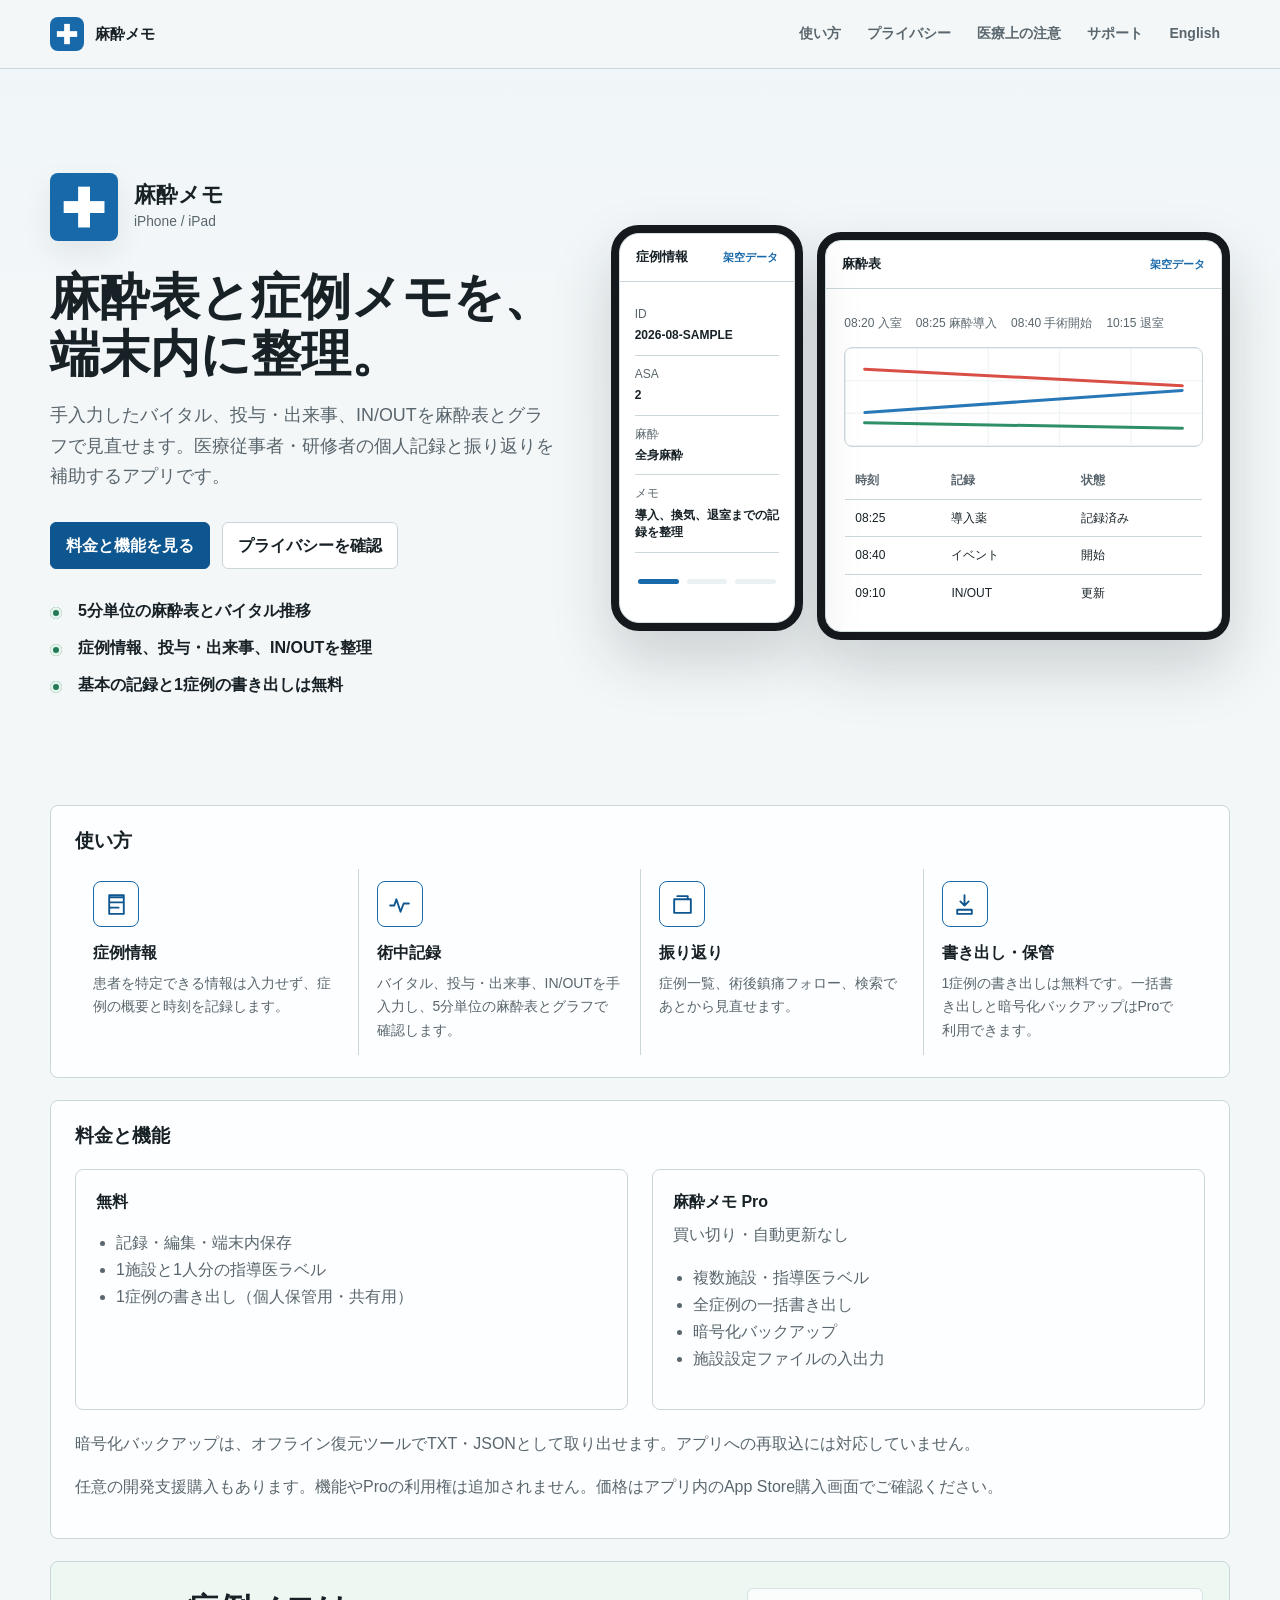
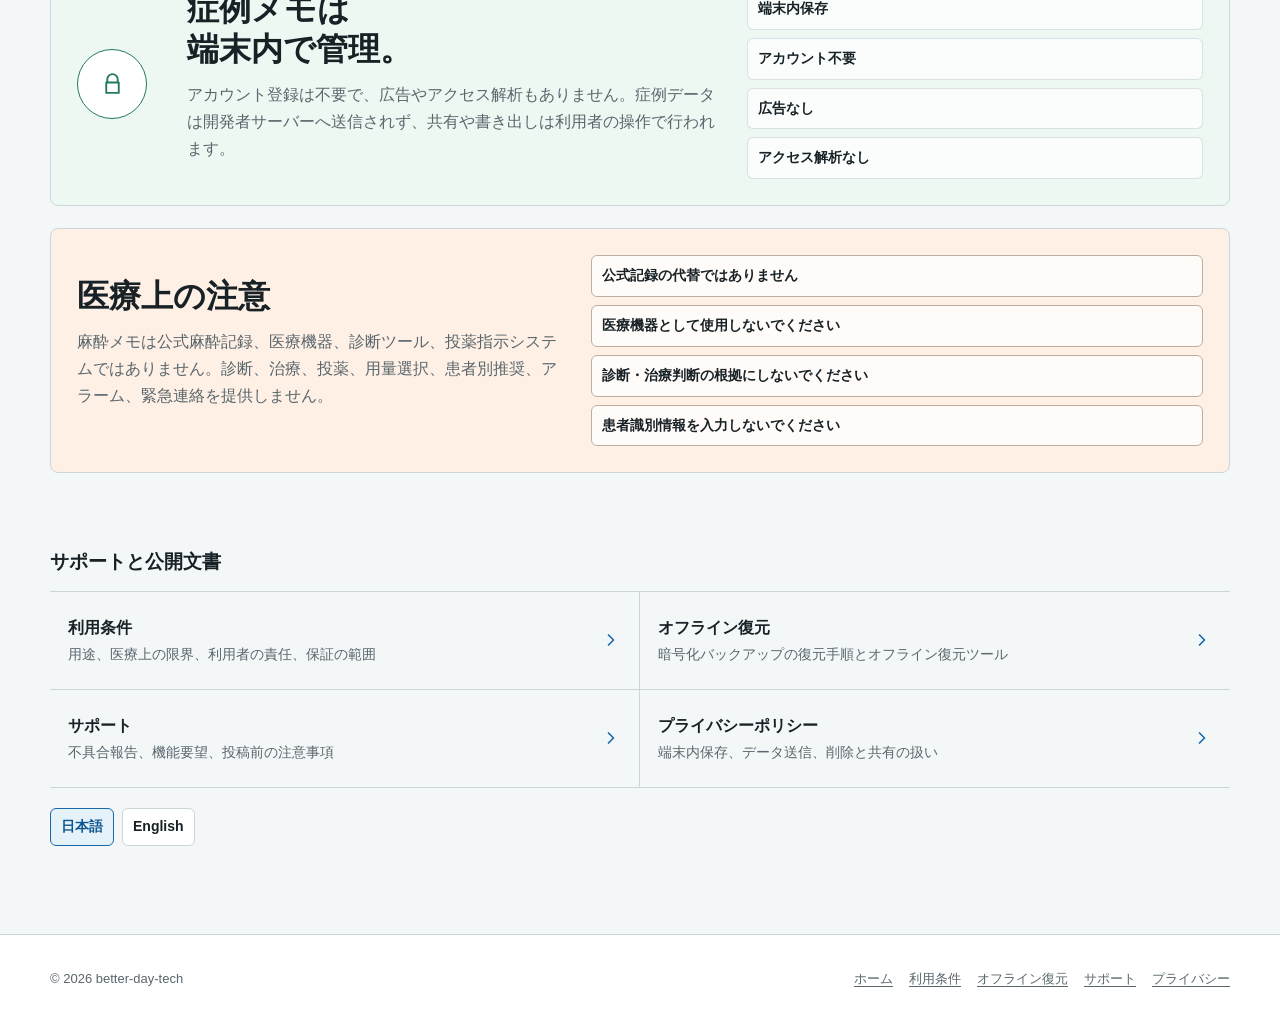
<file: index.html>
<!doctype html>
<html lang="ja">
<head>
  <meta charset="utf-8">
  <meta name="viewport" content="width=device-width, initial-scale=1">
  <meta name="description" content="麻酔表、バイタルトレンド、症例メモを端末内に整理する記録補助アプリ、麻酔メモの公式サポートページ。">
  <meta name="referrer" content="no-referrer">
  <meta http-equiv="Content-Security-Policy" content="default-src 'self'; style-src 'self'; img-src 'self'; object-src 'none'; base-uri 'none'; form-action 'none'">
  <meta name="theme-color" content="#f4f7f8" media="(prefers-color-scheme: light)">
  <meta name="theme-color" content="#0f1518" media="(prefers-color-scheme: dark)">
  <meta property="og:title" content="麻酔メモ | Better Day Tech">
  <meta property="og:description" content="麻酔表、バイタルトレンド、症例メモを端末内に整理する記録補助アプリ。">
  <meta property="og:type" content="website">
  <meta property="og:url" content="https://better-day-tech.github.io/anesthesia-sheet-support/">
  <link rel="canonical" href="https://better-day-tech.github.io/anesthesia-sheet-support/">
  <link rel="alternate" hreflang="ja" href="https://better-day-tech.github.io/anesthesia-sheet-support/">
  <link rel="alternate" hreflang="en" href="https://better-day-tech.github.io/anesthesia-sheet-support/en/">
  <link rel="alternate" hreflang="x-default" href="https://better-day-tech.github.io/anesthesia-sheet-support/">
  <link rel="icon" type="image/png" href="./assets/app-icon.png">
  <link rel="stylesheet" href="./assets/styles.css">
  <title>麻酔メモ | Better Day Tech</title>
</head>
<body class="product-home">
<a class="skip-link" href="#main">本文へ移動</a>
<header class="site-header">
  <div class="header-inner">
    <a class="brand" href="./" aria-current="page">
      <picture>
        <source srcset="./assets/app-icon-dark.png" media="(prefers-color-scheme: dark)">
        <img src="./assets/app-icon.png" alt="" width="34" height="34">
      </picture>
      <span>麻酔メモ</span>
    </a>
    <nav class="site-nav" aria-label="メインナビゲーション">
      <a href="#workflow">使い方</a>
      <a href="#privacy">プライバシー</a>
      <a href="#boundary">医療上の注意</a>
      <a href="./support/">サポート</a>
      <a href="./en/" hreflang="en" lang="en">English</a>
    </nav>
  </div>
</header>

<main id="main" class="content home-content">
  <section class="product-hero" aria-labelledby="hero-title">
    <div class="hero-copy">
      <div class="hero-brand-lockup">
        <picture>
          <source srcset="./assets/app-icon-dark.png" media="(prefers-color-scheme: dark)">
          <img src="./assets/app-icon.png" alt="" width="68" height="68">
        </picture>
        <span>
          <strong>麻酔メモ</strong>
          <small>iPhone / iPad</small>
        </span>
      </div>
      <h1 id="hero-title">麻酔表と症例メモを、<br>端末内に整理。</h1>
      <p class="lead">手入力したバイタル、投与・出来事、IN/OUTを麻酔表とグラフで見直せます。医療従事者・研修者の個人記録と振り返りを補助するアプリです。</p>
      <div class="hero-actions">
        <a class="primary-link" href="#purchase">料金と機能を見る</a>
        <a class="secondary-link" href="./privacy/">プライバシーを確認</a>
      </div>
      <ul class="hero-proof" aria-label="主な特徴">
        <li>5分単位の麻酔表とバイタル推移</li>
        <li>症例情報、投与・出来事、IN/OUTを整理</li>
        <li>基本の記録と1症例の書き出しは無料</li>
      </ul>
    </div>

    <div class="device-showcase" aria-label="麻酔メモの画面イメージ">
      <div class="phone-frame" aria-hidden="true">
        <div class="mock-screen">
          <div class="mock-bar">
            <span>症例情報</span>
            <strong>架空データ</strong>
          </div>
          <dl class="case-list">
            <div><dt>ID</dt><dd>2026-08-SAMPLE</dd></div>
            <div><dt>ASA</dt><dd>2</dd></div>
            <div><dt>麻酔</dt><dd>全身麻酔</dd></div>
            <div><dt>メモ</dt><dd>導入、換気、退室までの記録を整理</dd></div>
          </dl>
          <div class="mini-tabs">
            <span></span><span></span><span></span>
          </div>
        </div>
      </div>

      <div class="tablet-frame" aria-hidden="true">
        <div class="mock-screen tablet-screen">
          <div class="mock-bar">
            <span>麻酔表</span>
            <strong>架空データ</strong>
          </div>
          <div class="chart-layout">
            <div class="timeline">
              <span>08:20 入室</span>
              <span>08:25 麻酔導入</span>
              <span>08:40 手術開始</span>
              <span>10:15 退室</span>
            </div>
            <div class="trend-card">
              <div class="trend-grid">
                <i class="line red"></i>
                <i class="line blue"></i>
                <i class="line green"></i>
              </div>
            </div>
            <table class="mock-table">
              <tr><th>時刻</th><th>記録</th><th>状態</th></tr>
              <tr><td>08:25</td><td>導入薬</td><td>記録済み</td></tr>
              <tr><td>08:40</td><td>イベント</td><td>開始</td></tr>
              <tr><td>09:10</td><td>IN/OUT</td><td>更新</td></tr>
            </table>
          </div>
        </div>
      </div>
    </div>
  </section>

  <section id="workflow" class="workflow-panel" aria-labelledby="workflow-title">
    <h2 id="workflow-title">使い方</h2>
    <ol class="workflow-list">
      <li>
        <span class="step-icon">
          <svg viewBox="0 0 24 24" aria-hidden="true"><path d="M6 5h12M6 10h12M6 15h8M5 3h14v18H5z"></path></svg>
        </span>
        <strong>症例情報</strong>
        <p>患者を特定できる情報は入力せず、症例の概要と時刻を記録します。</p>
      </li>
      <li>
        <span class="step-icon">
          <svg viewBox="0 0 24 24" aria-hidden="true"><path d="M3 13h4l2-6 4 12 3-8h5"></path></svg>
        </span>
        <strong>術中記録</strong>
        <p>バイタル、投与・出来事、IN/OUTを手入力し、5分単位の麻酔表とグラフで確認します。</p>
      </li>
      <li>
        <span class="step-icon">
          <svg viewBox="0 0 24 24" aria-hidden="true"><path d="M4 7h16v13H4zM7 4h10v3"></path></svg>
        </span>
        <strong>振り返り</strong>
        <p>症例一覧、術後鎮痛フォロー、検索であとから見直せます。</p>
      </li>
      <li>
        <span class="step-icon">
          <svg viewBox="0 0 24 24" aria-hidden="true"><path d="M12 3v10m0 0 4-4m-4 4-4-4M5 17h14v4H5z"></path></svg>
        </span>
        <strong>書き出し・保管</strong>
        <p>1症例の書き出しは無料です。一括書き出しと暗号化バックアップはProで利用できます。</p>
      </li>
    </ol>
  </section>

  <section id="purchase" class="workflow-panel" aria-labelledby="purchase-title">
    <h2 id="purchase-title">料金と機能</h2>
    <div class="purchase-grid">
      <div><h3>無料</h3><ul><li>記録・編集・端末内保存</li><li>1施設と1人分の指導医ラベル</li><li>1症例の書き出し（個人保管用・共有用）</li></ul></div>
      <div><h3>麻酔メモ Pro</h3><p>買い切り・自動更新なし</p><ul><li>複数施設・指導医ラベル</li><li>全症例の一括書き出し</li><li>暗号化バックアップ</li><li>施設設定ファイルの入出力</li></ul></div>
    </div>
    <p>暗号化バックアップは、オフライン復元ツールでTXT・JSONとして取り出せます。アプリへの再取込には対応していません。</p>
    <p>任意の開発支援購入もあります。機能やProの利用権は追加されません。価格はアプリ内のApp Store購入画面でご確認ください。</p>
  </section>


  <section id="privacy" class="privacy-band" aria-labelledby="privacy-title">
    <div class="privacy-lock" aria-hidden="true">
      <svg viewBox="0 0 24 24"><path d="M7 11V8a5 5 0 0 1 10 0v3M6 11h12v10H6z"></path></svg>
    </div>
    <div>
      <h2 id="privacy-title"><span class="heading-line">症例メモは</span><span class="heading-line">端末内で管理。</span></h2>
      <p>アカウント登録は不要で、広告やアクセス解析もありません。症例データは開発者サーバーへ送信されず、共有や書き出しは利用者の操作で行われます。</p>
    </div>
    <ul class="privacy-points" aria-label="プライバシー方針">
      <li>端末内保存</li>
      <li>アカウント不要</li>
      <li>広告なし</li>
      <li>アクセス解析なし</li>
    </ul>
  </section>

  <section id="boundary" class="boundary-band" aria-labelledby="boundary-title">
    <div>
      <h2 id="boundary-title">医療上の注意</h2>
      <p>麻酔メモは公式麻酔記録、医療機器、診断ツール、投薬指示システムではありません。診断、治療、投薬、用量選択、患者別推奨、アラーム、緊急連絡を提供しません。</p>
    </div>
    <ul class="boundary-list">
      <li>公式記録の代替ではありません</li>
      <li>医療機器として使用しないでください</li>
      <li>診断・治療判断の根拠にしないでください</li>
      <li>患者識別情報を入力しないでください</li>
    </ul>
  </section>

  <section class="document-links" aria-labelledby="documents-title">
    <h2 id="documents-title">サポートと公開文書</h2>
    <div class="document-link-grid">
      <a class="action-link" href="./terms/">
        <span>
          <span class="action-title">利用条件</span>
          <span class="action-description">用途、医療上の限界、利用者の責任、保証の範囲</span>
        </span>
        <svg class="action-mark" viewBox="0 0 24 24" aria-hidden="true"><path d="m9 18 6-6-6-6"></path></svg>
      </a>
      <a class="action-link" href="./recovery/">
        <span>
          <span class="action-title">オフライン復元</span>
          <span class="action-description">暗号化バックアップの復元手順とオフライン復元ツール</span>
        </span>
        <svg class="action-mark" viewBox="0 0 24 24" aria-hidden="true"><path d="m9 18 6-6-6-6"></path></svg>
      </a>
      <a class="action-link" href="./support/">
        <span>
          <span class="action-title">サポート</span>
          <span class="action-description">不具合報告、機能要望、投稿前の注意事項</span>
        </span>
        <svg class="action-mark" viewBox="0 0 24 24" aria-hidden="true"><path d="m9 18 6-6-6-6"></path></svg>
      </a>
      <a class="action-link" href="./privacy/">
        <span>
          <span class="action-title">プライバシーポリシー</span>
          <span class="action-description">端末内保存、データ送信、削除と共有の扱い</span>
        </span>
        <svg class="action-mark" viewBox="0 0 24 24" aria-hidden="true"><path d="m9 18 6-6-6-6"></path></svg>
      </a>
    </div>
    <nav class="language-links" aria-label="言語">
      <a href="./" aria-current="page" lang="ja">日本語</a>
      <a href="./en/" hreflang="en" lang="en">English</a>
    </nav>
  </section>
</main>

<footer class="site-footer">
  <div class="footer-inner">
    <span>© 2026 better-day-tech</span>
    <nav class="footer-links" aria-label="フッターナビゲーション">
      <a href="./">ホーム</a>
      <a href="./terms/">利用条件</a>
      <a href="./recovery/">オフライン復元</a>
      <a href="./support/">サポート</a>
      <a href="./privacy/">プライバシー</a>
    </nav>
  </div>
</footer>
</body>
</html>
</file>
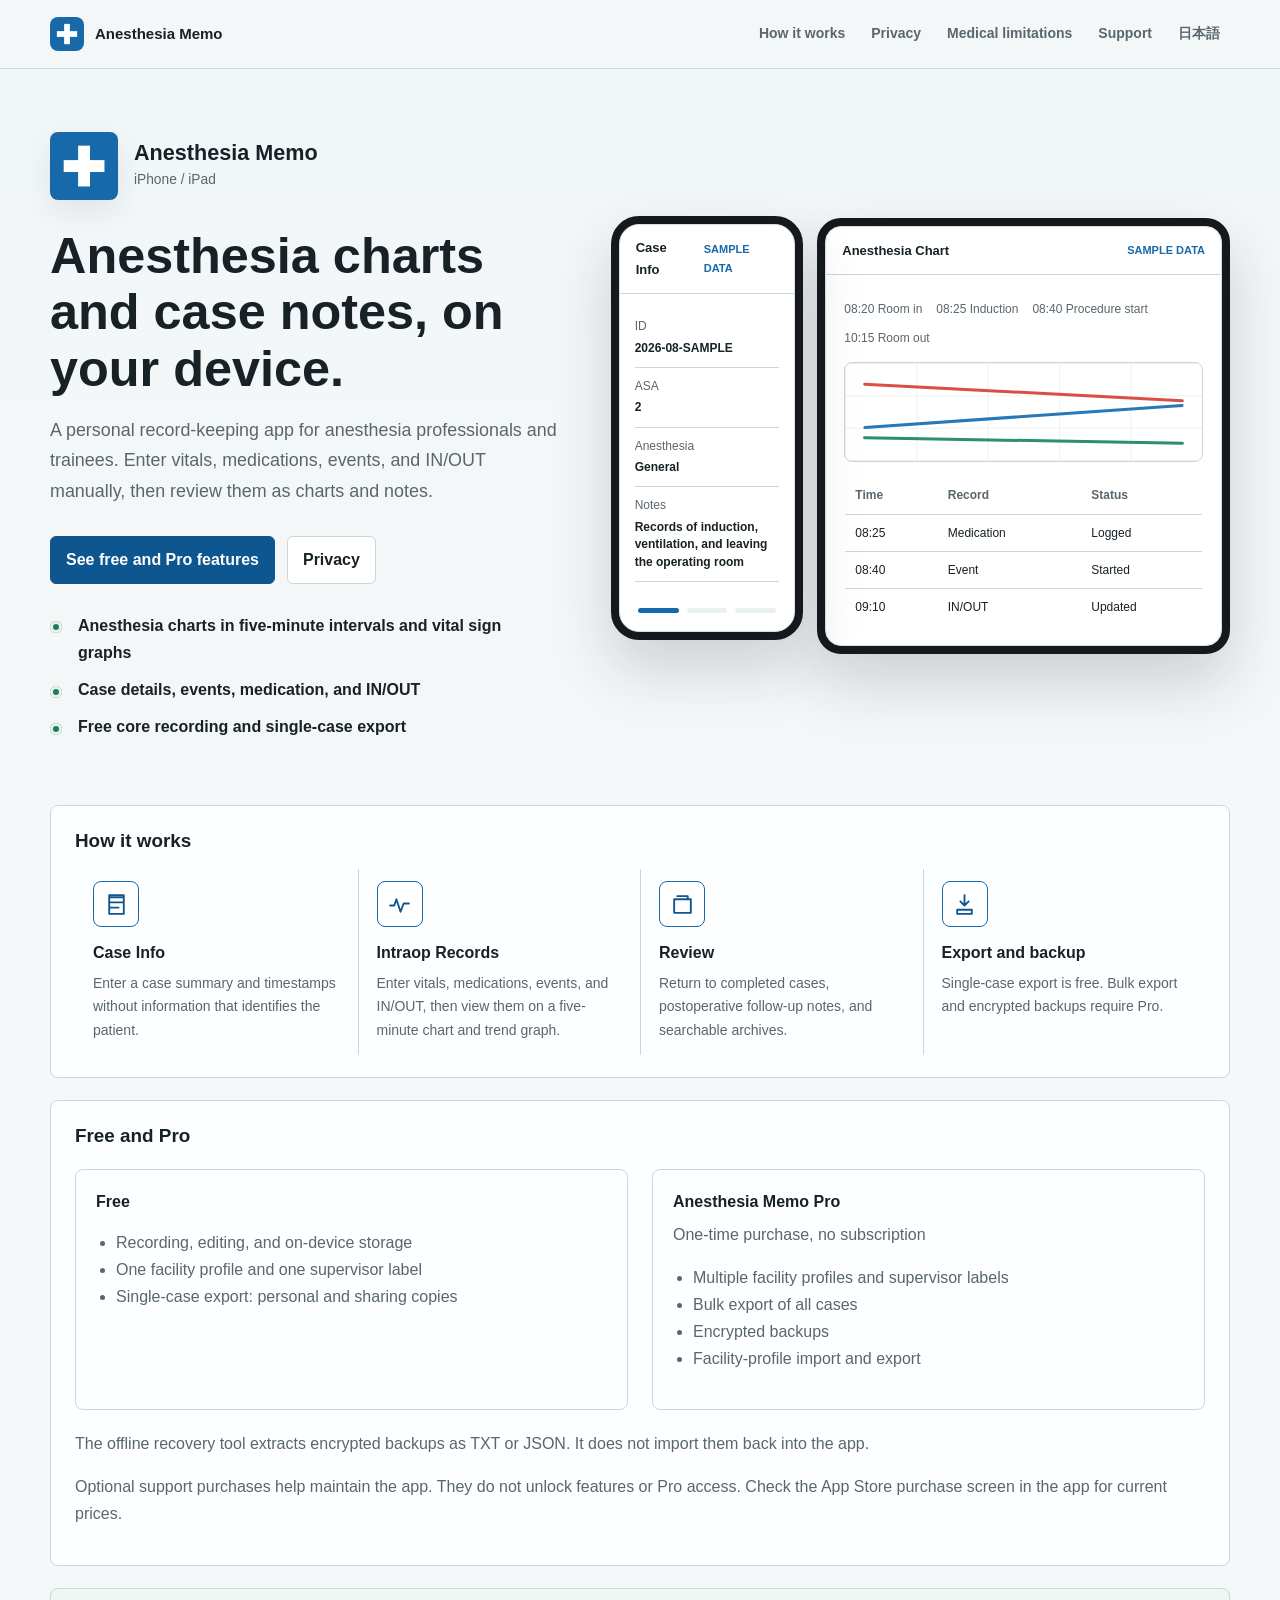
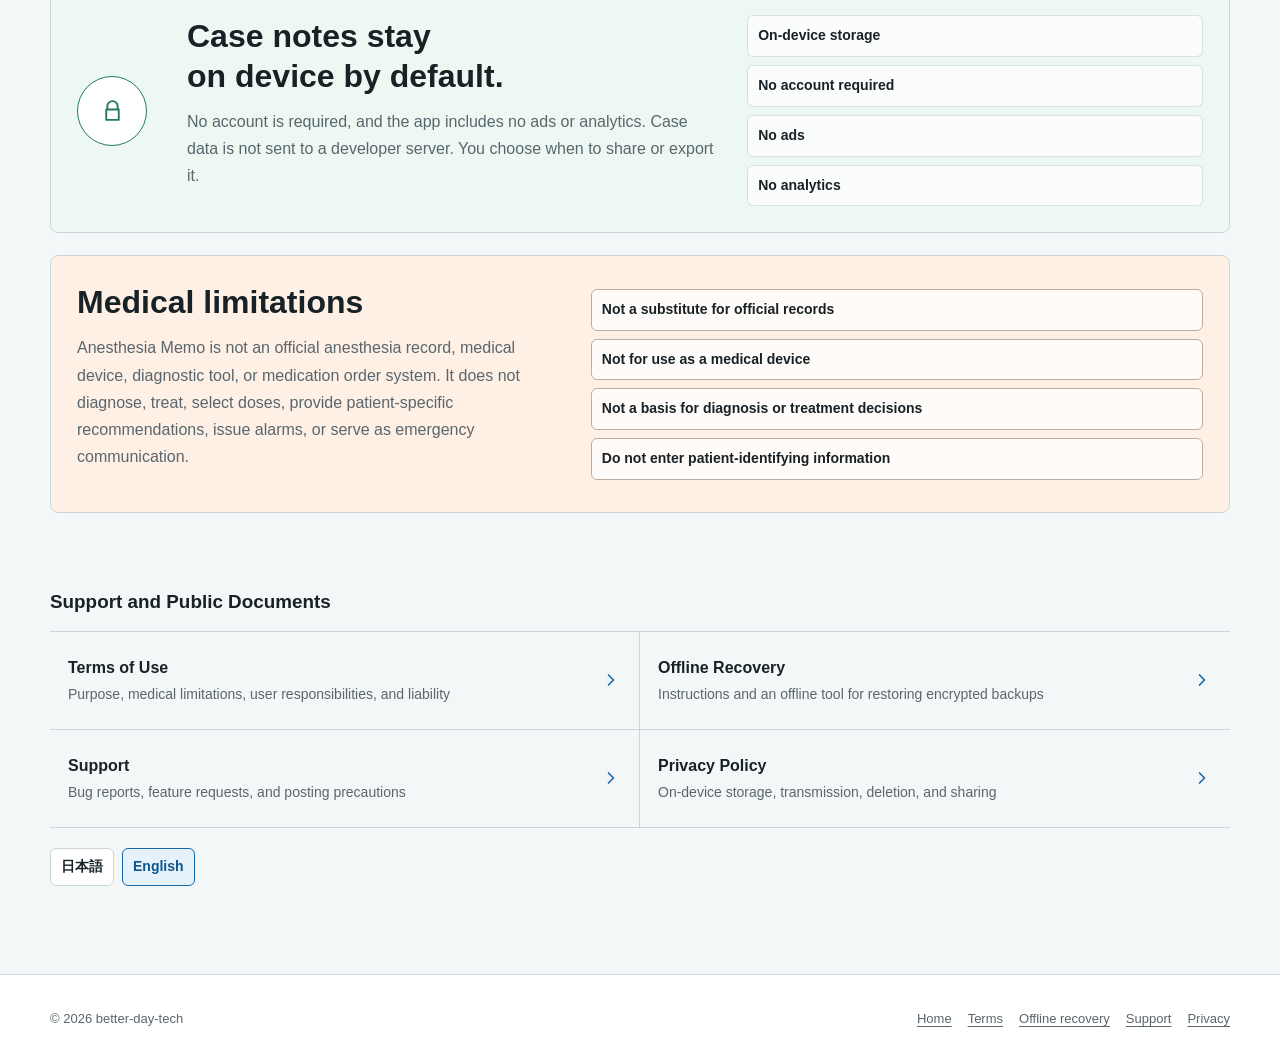
<file: en/index.html>
<!doctype html>
<html lang="en">
<head>
  <meta charset="utf-8">
  <meta name="viewport" content="width=device-width, initial-scale=1">
  <meta name="description" content="Support for Anesthesia Memo. Keep manually entered anesthesia records, vital signs and case notes on your iPhone or iPad.">
  <meta name="referrer" content="no-referrer">
  <meta http-equiv="Content-Security-Policy" content="default-src 'self'; style-src 'self'; img-src 'self'; object-src 'none'; base-uri 'none'; form-action 'none'">
  <meta name="theme-color" content="#f4f7f8" media="(prefers-color-scheme: light)">
  <meta name="theme-color" content="#0f1518" media="(prefers-color-scheme: dark)">
  <meta property="og:title" content="Anesthesia Memo | Better Day Tech">
  <meta property="og:description" content="Keep manually entered anesthesia records, vital signs and case notes on your iPhone or iPad.">
  <meta property="og:type" content="website">
  <meta property="og:url" content="https://better-day-tech.github.io/anesthesia-sheet-support/en/">
  <link rel="canonical" href="https://better-day-tech.github.io/anesthesia-sheet-support/en/">
  <link rel="alternate" hreflang="ja" href="https://better-day-tech.github.io/anesthesia-sheet-support/">
  <link rel="alternate" hreflang="en" href="https://better-day-tech.github.io/anesthesia-sheet-support/en/">
  <link rel="alternate" hreflang="x-default" href="https://better-day-tech.github.io/anesthesia-sheet-support/">
  <link rel="icon" type="image/png" href="../assets/app-icon.png">
  <link rel="stylesheet" href="../assets/styles.css">
  <title>Anesthesia Memo | Better Day Tech</title>
</head>
<body class="product-home">
<a class="skip-link" href="#main">Skip to main content</a>
<header class="site-header">
  <div class="header-inner">
    <a class="brand" href="./" aria-current="page">
      <picture>
        <source srcset="../assets/app-icon-dark.png" media="(prefers-color-scheme: dark)">
        <img src="../assets/app-icon.png" alt="" width="34" height="34">
      </picture>
      <span>Anesthesia Memo</span>
    </a>
    <nav class="site-nav" aria-label="Main navigation">
      <a href="#workflow">How it works</a>
      <a href="#privacy">Privacy</a>
      <a href="#boundary">Medical limitations</a>
      <a href="./support/">Support</a>
      <a href="../" hreflang="ja" lang="ja">日本語</a>
    </nav>
  </div>
</header>

<main id="main" class="content home-content">
  <section class="product-hero" aria-labelledby="hero-title">
    <div class="hero-copy">
      <div class="hero-brand-lockup">
        <picture>
          <source srcset="../assets/app-icon-dark.png" media="(prefers-color-scheme: dark)">
          <img src="../assets/app-icon.png" alt="" width="68" height="68">
        </picture>
        <span>
          <strong>Anesthesia Memo</strong>
          <small>iPhone / iPad</small>
        </span>
      </div>
      <h1 id="hero-title">Anesthesia charts and case notes, on your device.</h1>
      <p class="lead">A personal record-keeping app for anesthesia professionals and trainees. Enter vitals, medications, events, and IN/OUT manually, then review them as charts and notes.</p>
      <div class="hero-actions">
        <a class="primary-link" href="#purchase">See free and Pro features</a>
        <a class="secondary-link" href="./privacy/">Privacy</a>
      </div>
      <ul class="hero-proof" aria-label="Highlights">
        <li>Anesthesia charts in five-minute intervals and vital sign graphs</li>
        <li>Case details, events, medication, and IN/OUT</li>
        <li>Free core recording and single-case export</li>
      </ul>
    </div>

    <div class="device-showcase" aria-label="Anesthesia Memo screen preview">
      <div class="phone-frame" aria-hidden="true">
        <div class="mock-screen">
          <div class="mock-bar">
            <span>Case Info</span>
            <strong>SAMPLE DATA</strong>
          </div>
          <dl class="case-list">
            <div><dt>ID</dt><dd>2026-08-SAMPLE</dd></div>
            <div><dt>ASA</dt><dd>2</dd></div>
            <div><dt>Anesthesia</dt><dd>General</dd></div>
            <div><dt>Notes</dt><dd>Records of induction, ventilation, and leaving the operating room</dd></div>
          </dl>
          <div class="mini-tabs">
            <span></span><span></span><span></span>
          </div>
        </div>
      </div>

      <div class="tablet-frame" aria-hidden="true">
        <div class="mock-screen tablet-screen">
          <div class="mock-bar">
            <span>Anesthesia Chart</span>
            <strong>SAMPLE DATA</strong>
          </div>
          <div class="chart-layout">
            <div class="timeline">
              <span>08:20 Room in</span>
              <span>08:25 Induction</span>
              <span>08:40 Procedure start</span>
              <span>10:15 Room out</span>
            </div>
            <div class="trend-card">
              <div class="trend-grid">
                <i class="line red"></i>
                <i class="line blue"></i>
                <i class="line green"></i>
              </div>
            </div>
            <table class="mock-table">
              <tr><th>Time</th><th>Record</th><th>Status</th></tr>
              <tr><td>08:25</td><td>Medication</td><td>Logged</td></tr>
              <tr><td>08:40</td><td>Event</td><td>Started</td></tr>
              <tr><td>09:10</td><td>IN/OUT</td><td>Updated</td></tr>
            </table>
          </div>
        </div>
      </div>
    </div>
  </section>

  <section id="workflow" class="workflow-panel" aria-labelledby="workflow-title">
    <h2 id="workflow-title">How it works</h2>
    <ol class="workflow-list">
      <li>
        <span class="step-icon">
          <svg viewBox="0 0 24 24" aria-hidden="true"><path d="M6 5h12M6 10h12M6 15h8M5 3h14v18H5z"></path></svg>
        </span>
        <strong>Case Info</strong>
        <p>Enter a case summary and timestamps without information that identifies the patient.</p>
      </li>
      <li>
        <span class="step-icon">
          <svg viewBox="0 0 24 24" aria-hidden="true"><path d="M3 13h4l2-6 4 12 3-8h5"></path></svg>
        </span>
        <strong>Intraop Records</strong>
        <p>Enter vitals, medications, events, and IN/OUT, then view them on a five-minute chart and trend graph.</p>
      </li>
      <li>
        <span class="step-icon">
          <svg viewBox="0 0 24 24" aria-hidden="true"><path d="M4 7h16v13H4zM7 4h10v3"></path></svg>
        </span>
        <strong>Review</strong>
        <p>Return to completed cases, postoperative follow-up notes, and searchable archives.</p>
      </li>
      <li>
        <span class="step-icon">
          <svg viewBox="0 0 24 24" aria-hidden="true"><path d="M12 3v10m0 0 4-4m-4 4-4-4M5 17h14v4H5z"></path></svg>
        </span>
        <strong>Export and backup</strong>
        <p>Single-case export is free. Bulk export and encrypted backups require Pro.</p>
      </li>
    </ol>
  </section>

  <section id="purchase" class="workflow-panel" aria-labelledby="purchase-title">
    <h2 id="purchase-title">Free and Pro</h2>
    <div class="purchase-grid">
      <div><h3>Free</h3><ul><li>Recording, editing, and on-device storage</li><li>One facility profile and one supervisor label</li><li>Single-case export: personal and sharing copies</li></ul></div>
      <div><h3>Anesthesia Memo Pro</h3><p>One-time purchase, no subscription</p><ul><li>Multiple facility profiles and supervisor labels</li><li>Bulk export of all cases</li><li>Encrypted backups</li><li>Facility-profile import and export</li></ul></div>
    </div>
    <p>The offline recovery tool extracts encrypted backups as TXT or JSON. It does not import them back into the app.</p>
    <p>Optional support purchases help maintain the app. They do not unlock features or Pro access. Check the App Store purchase screen in the app for current prices.</p>
  </section>


  <section id="privacy" class="privacy-band" aria-labelledby="privacy-title">
    <div class="privacy-lock" aria-hidden="true">
      <svg viewBox="0 0 24 24"><path d="M7 11V8a5 5 0 0 1 10 0v3M6 11h12v10H6z"></path></svg>
    </div>
    <div>
      <h2 id="privacy-title"><span class="heading-line">Case notes stay</span><span class="heading-line">on device by default.</span></h2>
      <p>No account is required, and the app includes no ads or analytics. Case data is not sent to a developer server. You choose when to share or export it.</p>
    </div>
    <ul class="privacy-points" aria-label="Privacy principles">
      <li>On-device storage</li>
      <li>No account required</li>
      <li>No ads</li>
      <li>No analytics</li>
    </ul>
  </section>

  <section id="boundary" class="boundary-band" aria-labelledby="boundary-title">
    <div>
      <h2 id="boundary-title">Medical limitations</h2>
      <p>Anesthesia Memo is not an official anesthesia record, medical device, diagnostic tool, or medication order system. It does not diagnose, treat, select doses, provide patient-specific recommendations, issue alarms, or serve as emergency communication.</p>
    </div>
    <ul class="boundary-list">
      <li>Not a substitute for official records</li>
      <li>Not for use as a medical device</li>
      <li>Not a basis for diagnosis or treatment decisions</li>
      <li>Do not enter patient-identifying information</li>
    </ul>
  </section>

  <section class="document-links" aria-labelledby="documents-title">
    <h2 id="documents-title">Support and Public Documents</h2>
    <div class="document-link-grid">
      <a class="action-link" href="./terms/">
        <span>
          <span class="action-title">Terms of Use</span>
          <span class="action-description">Purpose, medical limitations, user responsibilities, and liability</span>
        </span>
        <svg class="action-mark" viewBox="0 0 24 24" aria-hidden="true"><path d="m9 18 6-6-6-6"></path></svg>
      </a>
      <a class="action-link" href="./recovery/">
        <span>
          <span class="action-title">Offline Recovery</span>
          <span class="action-description">Instructions and an offline tool for restoring encrypted backups</span>
        </span>
        <svg class="action-mark" viewBox="0 0 24 24" aria-hidden="true"><path d="m9 18 6-6-6-6"></path></svg>
      </a>
      <a class="action-link" href="./support/">
        <span>
          <span class="action-title">Support</span>
          <span class="action-description">Bug reports, feature requests, and posting precautions</span>
        </span>
        <svg class="action-mark" viewBox="0 0 24 24" aria-hidden="true"><path d="m9 18 6-6-6-6"></path></svg>
      </a>
      <a class="action-link" href="./privacy/">
        <span>
          <span class="action-title">Privacy Policy</span>
          <span class="action-description">On-device storage, transmission, deletion, and sharing</span>
        </span>
        <svg class="action-mark" viewBox="0 0 24 24" aria-hidden="true"><path d="m9 18 6-6-6-6"></path></svg>
      </a>
    </div>
    <nav class="language-links" aria-label="Language">
      <a href="../" hreflang="ja" lang="ja">日本語</a>
      <a href="./" aria-current="page" lang="en">English</a>
    </nav>
  </section>
</main>

<footer class="site-footer">
  <div class="footer-inner">
    <span>© 2026 better-day-tech</span>
    <nav class="footer-links" aria-label="Footer navigation">
      <a href="./">Home</a>
      <a href="./terms/">Terms</a>
      <a href="./recovery/">Offline recovery</a>
      <a href="./support/">Support</a>
      <a href="./privacy/">Privacy</a>
    </nav>
  </div>
</footer>
</body>
</html>
</file>
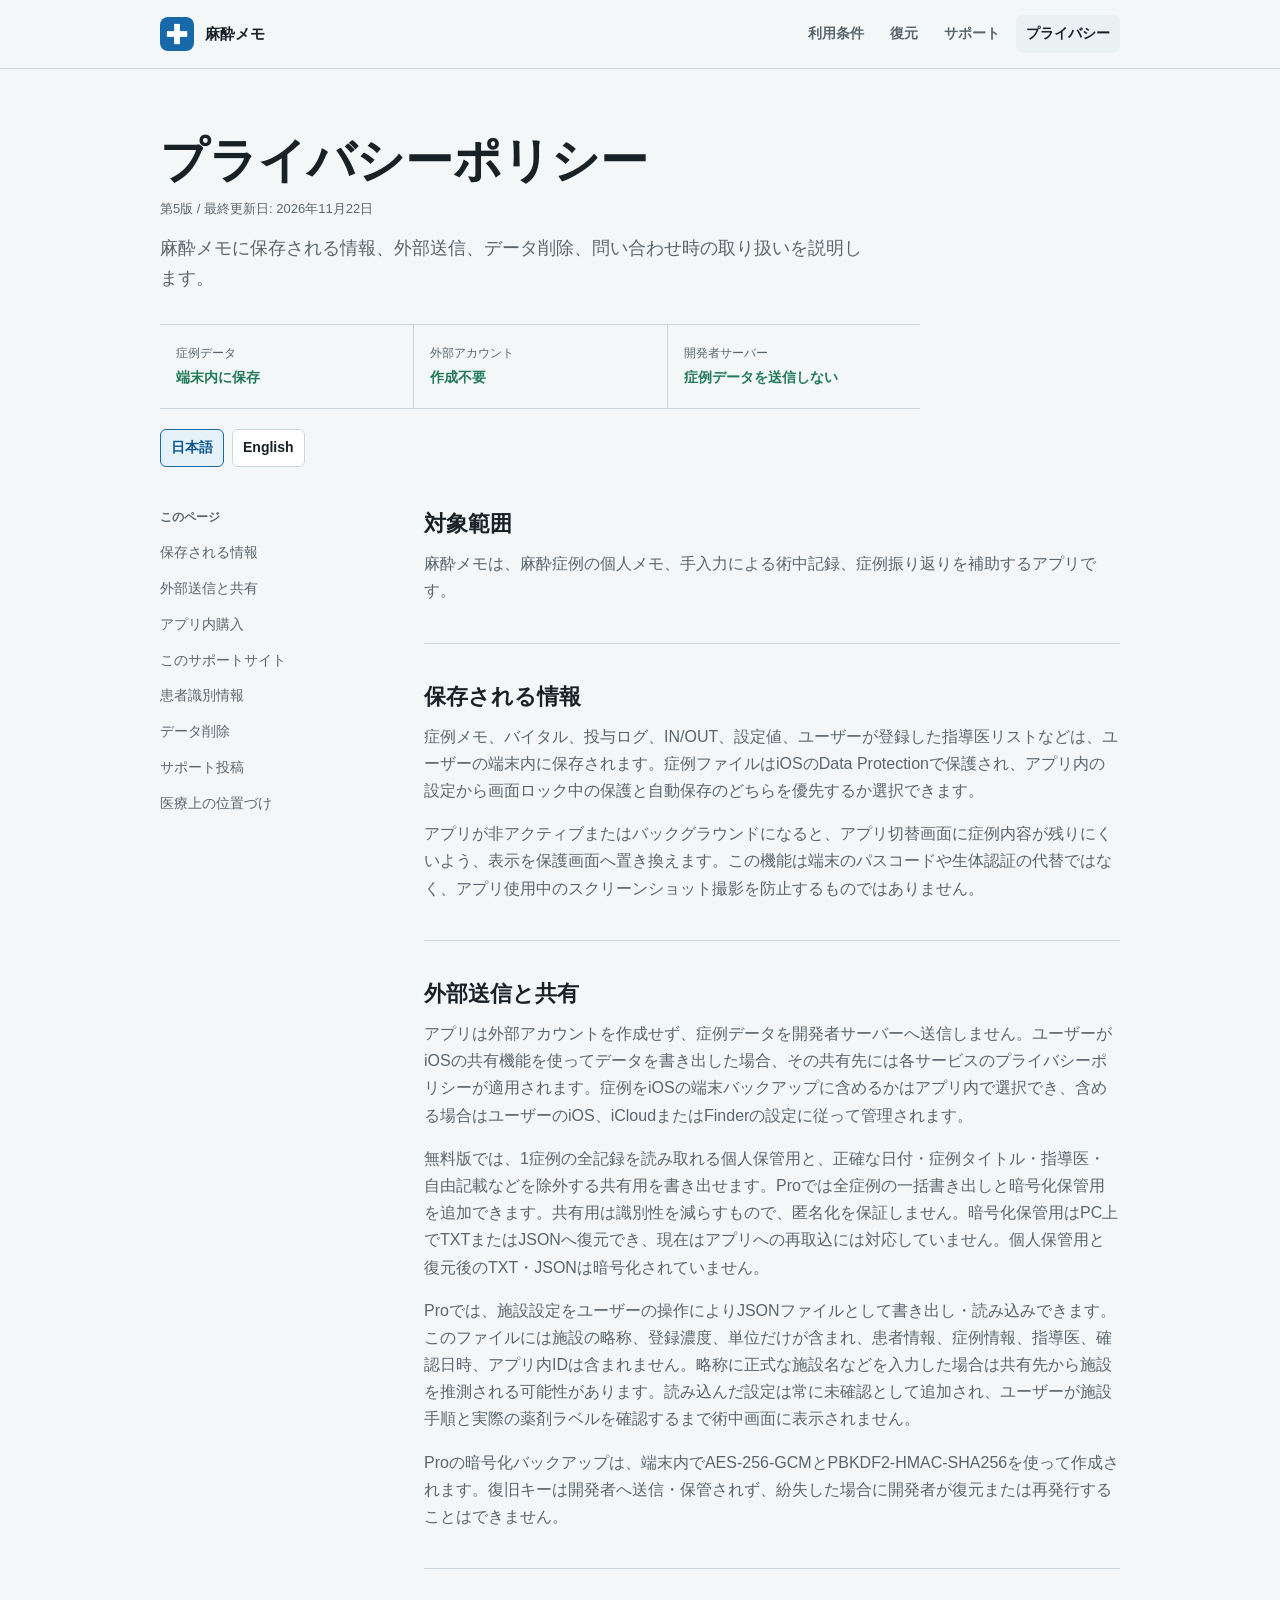
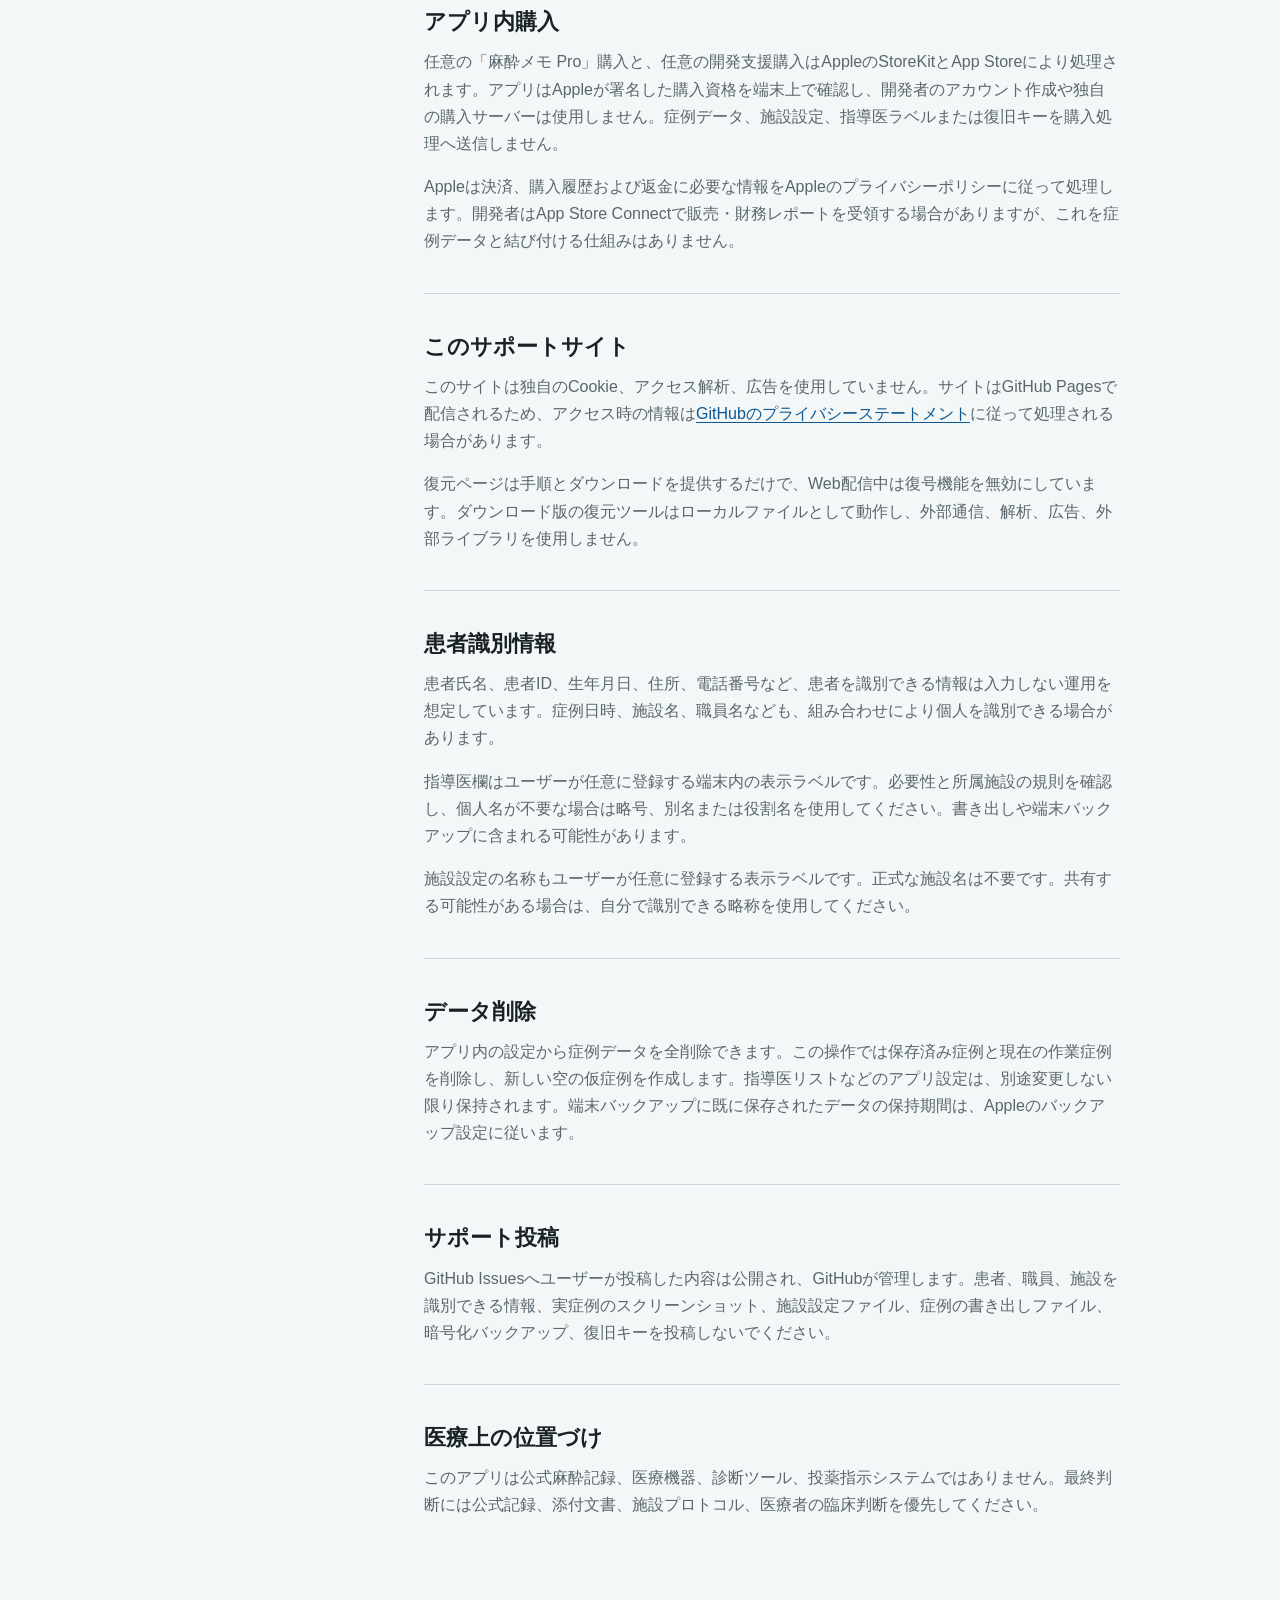
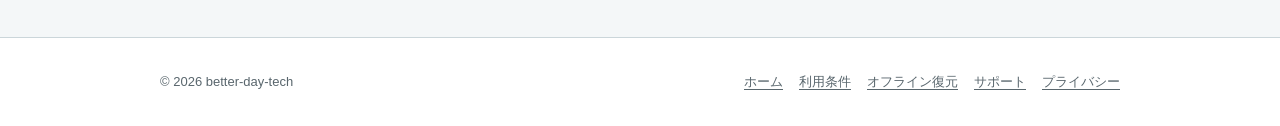
<file: privacy/index.html>
<!doctype html>
<html lang="ja">
<head>
  <meta charset="utf-8">
  <meta name="viewport" content="width=device-width, initial-scale=1">
  <meta name="description" content="麻酔メモのプライバシーポリシー。端末内保存、データ送信、削除と共有について。">
  <meta name="referrer" content="no-referrer">
  <meta http-equiv="Content-Security-Policy" content="default-src 'self'; style-src 'self'; img-src 'self'; object-src 'none'; base-uri 'none'; form-action 'none'">
  <meta name="theme-color" content="#f4f7f8" media="(prefers-color-scheme: light)">
  <meta name="theme-color" content="#0f1518" media="(prefers-color-scheme: dark)">
  <meta property="og:title" content="麻酔メモ プライバシーポリシー">
  <meta property="og:description" content="端末内保存、データ送信、削除と共有について">
  <meta property="og:type" content="website">
  <meta property="og:url" content="https://better-day-tech.github.io/anesthesia-sheet-support/privacy/">
  <link rel="canonical" href="https://better-day-tech.github.io/anesthesia-sheet-support/privacy/">
  <link rel="alternate" hreflang="ja" href="https://better-day-tech.github.io/anesthesia-sheet-support/privacy/">
  <link rel="alternate" hreflang="en" href="https://better-day-tech.github.io/anesthesia-sheet-support/en/privacy/">
  <link rel="alternate" hreflang="x-default" href="https://better-day-tech.github.io/anesthesia-sheet-support/privacy/">
  <link rel="icon" type="image/png" href="../assets/app-icon.png">
  <link rel="stylesheet" href="../assets/styles.css">
  <title>プライバシーポリシー | 麻酔メモ</title>
</head>
<body>
<a class="skip-link" href="#main">本文へ移動</a>
<header class="site-header">
  <div class="header-inner">
    <a class="brand" href="../">
      <picture>
        <source srcset="../assets/app-icon-dark.png" media="(prefers-color-scheme: dark)">
        <img src="../assets/app-icon.png" alt="" width="34" height="34">
      </picture>
      <span>麻酔メモ</span>
    </a>
    <nav class="site-nav" aria-label="メインナビゲーション">
      <a href="../terms/">利用条件</a>
      <a href="../recovery/">復元</a>
      <a href="../support/">サポート</a>
      <a href="./" aria-current="page">プライバシー</a>
    </nav>
  </div>
</header>

<main id="main" class="content">
  <header class="page-header">
    <h1>プライバシーポリシー</h1>
    <div class="meta">第5版 / 最終更新日: 2026年11月22日</div>
    <p class="lead">麻酔メモに保存される情報、外部送信、データ削除、問い合わせ時の取り扱いを説明します。</p>
    <div class="fact-strip" aria-label="プライバシー概要">
      <div class="fact">
        <span class="fact-label">症例データ</span>
        <span class="fact-value">端末内に保存</span>
      </div>
      <div class="fact">
        <span class="fact-label">外部アカウント</span>
        <span class="fact-value">作成不要</span>
      </div>
      <div class="fact">
        <span class="fact-label">開発者サーバー</span>
        <span class="fact-value">症例データを送信しない</span>
      </div>
    </div>
    <nav class="language-links" aria-label="言語">
      <a href="./" aria-current="page" lang="ja">日本語</a>
      <a href="../en/privacy/" hreflang="en" lang="en">English</a>
    </nav>
  </header>

  <div class="page-layout">
    <aside class="toc" aria-label="ページ内目次">
      <h2>このページ</h2>
      <nav>
        <a href="#stored-data">保存される情報</a>
        <a href="#transmission">外部送信と共有</a>
        <a href="#purchases">アプリ内購入</a>
        <a href="#website">このサポートサイト</a>
        <a href="#identifiers">患者識別情報</a>
        <a href="#deletion">データ削除</a>
        <a href="#support-data">サポート投稿</a>
        <a href="#medical-limitations">医療上の位置づけ</a>
      </nav>
    </aside>

    <article class="document">
      <section id="japanese">
        <h2>対象範囲</h2>
        <p>麻酔メモは、麻酔症例の個人メモ、手入力による術中記録、症例振り返りを補助するアプリです。</p>
      </section>

      <section id="stored-data">
        <h2>保存される情報</h2>
        <p>症例メモ、バイタル、投与ログ、IN/OUT、設定値、ユーザーが登録した指導医リストなどは、ユーザーの端末内に保存されます。症例ファイルはiOSのData Protectionで保護され、アプリ内の設定から画面ロック中の保護と自動保存のどちらを優先するか選択できます。</p>
        <p>アプリが非アクティブまたはバックグラウンドになると、アプリ切替画面に症例内容が残りにくいよう、表示を保護画面へ置き換えます。この機能は端末のパスコードや生体認証の代替ではなく、アプリ使用中のスクリーンショット撮影を防止するものではありません。</p>
      </section>

      <section id="transmission">
        <h2>外部送信と共有</h2>
        <p>アプリは外部アカウントを作成せず、症例データを開発者サーバーへ送信しません。ユーザーがiOSの共有機能を使ってデータを書き出した場合、その共有先には各サービスのプライバシーポリシーが適用されます。症例をiOSの端末バックアップに含めるかはアプリ内で選択でき、含める場合はユーザーのiOS、iCloudまたはFinderの設定に従って管理されます。</p>
        <p>無料版では、1症例の全記録を読み取れる個人保管用と、正確な日付・症例タイトル・指導医・自由記載などを除外する共有用を書き出せます。Proでは全症例の一括書き出しと暗号化保管用を追加できます。共有用は識別性を減らすもので、匿名化を保証しません。暗号化保管用はPC上でTXTまたはJSONへ復元でき、現在はアプリへの再取込には対応していません。個人保管用と復元後のTXT・JSONは暗号化されていません。</p>
        <p>Proでは、施設設定をユーザーの操作によりJSONファイルとして書き出し・読み込みできます。このファイルには施設の略称、登録濃度、単位だけが含まれ、患者情報、症例情報、指導医、確認日時、アプリ内IDは含まれません。略称に正式な施設名などを入力した場合は共有先から施設を推測される可能性があります。読み込んだ設定は常に未確認として追加され、ユーザーが施設手順と実際の薬剤ラベルを確認するまで術中画面に表示されません。</p>
        <p>Proの暗号化バックアップは、端末内でAES-256-GCMとPBKDF2-HMAC-SHA256を使って作成されます。復旧キーは開発者へ送信・保管されず、紛失した場合に開発者が復元または再発行することはできません。</p>
      </section>

      <section id="purchases">
        <h2>アプリ内購入</h2>
        <p>任意の「麻酔メモ Pro」購入と、任意の開発支援購入はAppleのStoreKitとApp Storeにより処理されます。アプリはAppleが署名した購入資格を端末上で確認し、開発者のアカウント作成や独自の購入サーバーは使用しません。症例データ、施設設定、指導医ラベルまたは復旧キーを購入処理へ送信しません。</p>
        <p>Appleは決済、購入履歴および返金に必要な情報をAppleのプライバシーポリシーに従って処理します。開発者はApp Store Connectで販売・財務レポートを受領する場合がありますが、これを症例データと結び付ける仕組みはありません。</p>
      </section>

      <section id="website">
        <h2>このサポートサイト</h2>
        <p>このサイトは独自のCookie、アクセス解析、広告を使用していません。サイトはGitHub Pagesで配信されるため、アクセス時の情報は<a href="https://docs.github.com/en/site-policy/privacy-policies/github-general-privacy-statement">GitHubのプライバシーステートメント</a>に従って処理される場合があります。</p>
        <p>復元ページは手順とダウンロードを提供するだけで、Web配信中は復号機能を無効にしています。ダウンロード版の復元ツールはローカルファイルとして動作し、外部通信、解析、広告、外部ライブラリを使用しません。</p>
      </section>

      <section id="identifiers">
        <h2>患者識別情報</h2>
        <p>患者氏名、患者ID、生年月日、住所、電話番号など、患者を識別できる情報は入力しない運用を想定しています。症例日時、施設名、職員名なども、組み合わせにより個人を識別できる場合があります。</p>
        <p>指導医欄はユーザーが任意に登録する端末内の表示ラベルです。必要性と所属施設の規則を確認し、個人名が不要な場合は略号、別名または役割名を使用してください。書き出しや端末バックアップに含まれる可能性があります。</p>
        <p>施設設定の名称もユーザーが任意に登録する表示ラベルです。正式な施設名は不要です。共有する可能性がある場合は、自分で識別できる略称を使用してください。</p>
      </section>

      <section id="deletion">
        <h2>データ削除</h2>
        <p>アプリ内の設定から症例データを全削除できます。この操作では保存済み症例と現在の作業症例を削除し、新しい空の仮症例を作成します。指導医リストなどのアプリ設定は、別途変更しない限り保持されます。端末バックアップに既に保存されたデータの保持期間は、Appleのバックアップ設定に従います。</p>
      </section>

      <section id="support-data">
        <h2>サポート投稿</h2>
        <p>GitHub Issuesへユーザーが投稿した内容は公開され、GitHubが管理します。患者、職員、施設を識別できる情報、実症例のスクリーンショット、施設設定ファイル、症例の書き出しファイル、暗号化バックアップ、復旧キーを投稿しないでください。</p>
      </section>

      <section id="medical-limitations">
        <h2>医療上の位置づけ</h2>
        <p>このアプリは公式麻酔記録、医療機器、診断ツール、投薬指示システムではありません。最終判断には公式記録、添付文書、施設プロトコル、医療者の臨床判断を優先してください。</p>
      </section>

    </article>
  </div>
</main>

<footer class="site-footer">
  <div class="footer-inner">
    <span>© 2026 better-day-tech</span>
    <nav class="footer-links" aria-label="フッターナビゲーション">
      <a href="../">ホーム</a>
      <a href="../terms/">利用条件</a>
      <a href="../recovery/">オフライン復元</a>
      <a href="../support/">サポート</a>
      <a href="../privacy/">プライバシー</a>
    </nav>
  </div>
</footer>
</body>
</html>
</file>
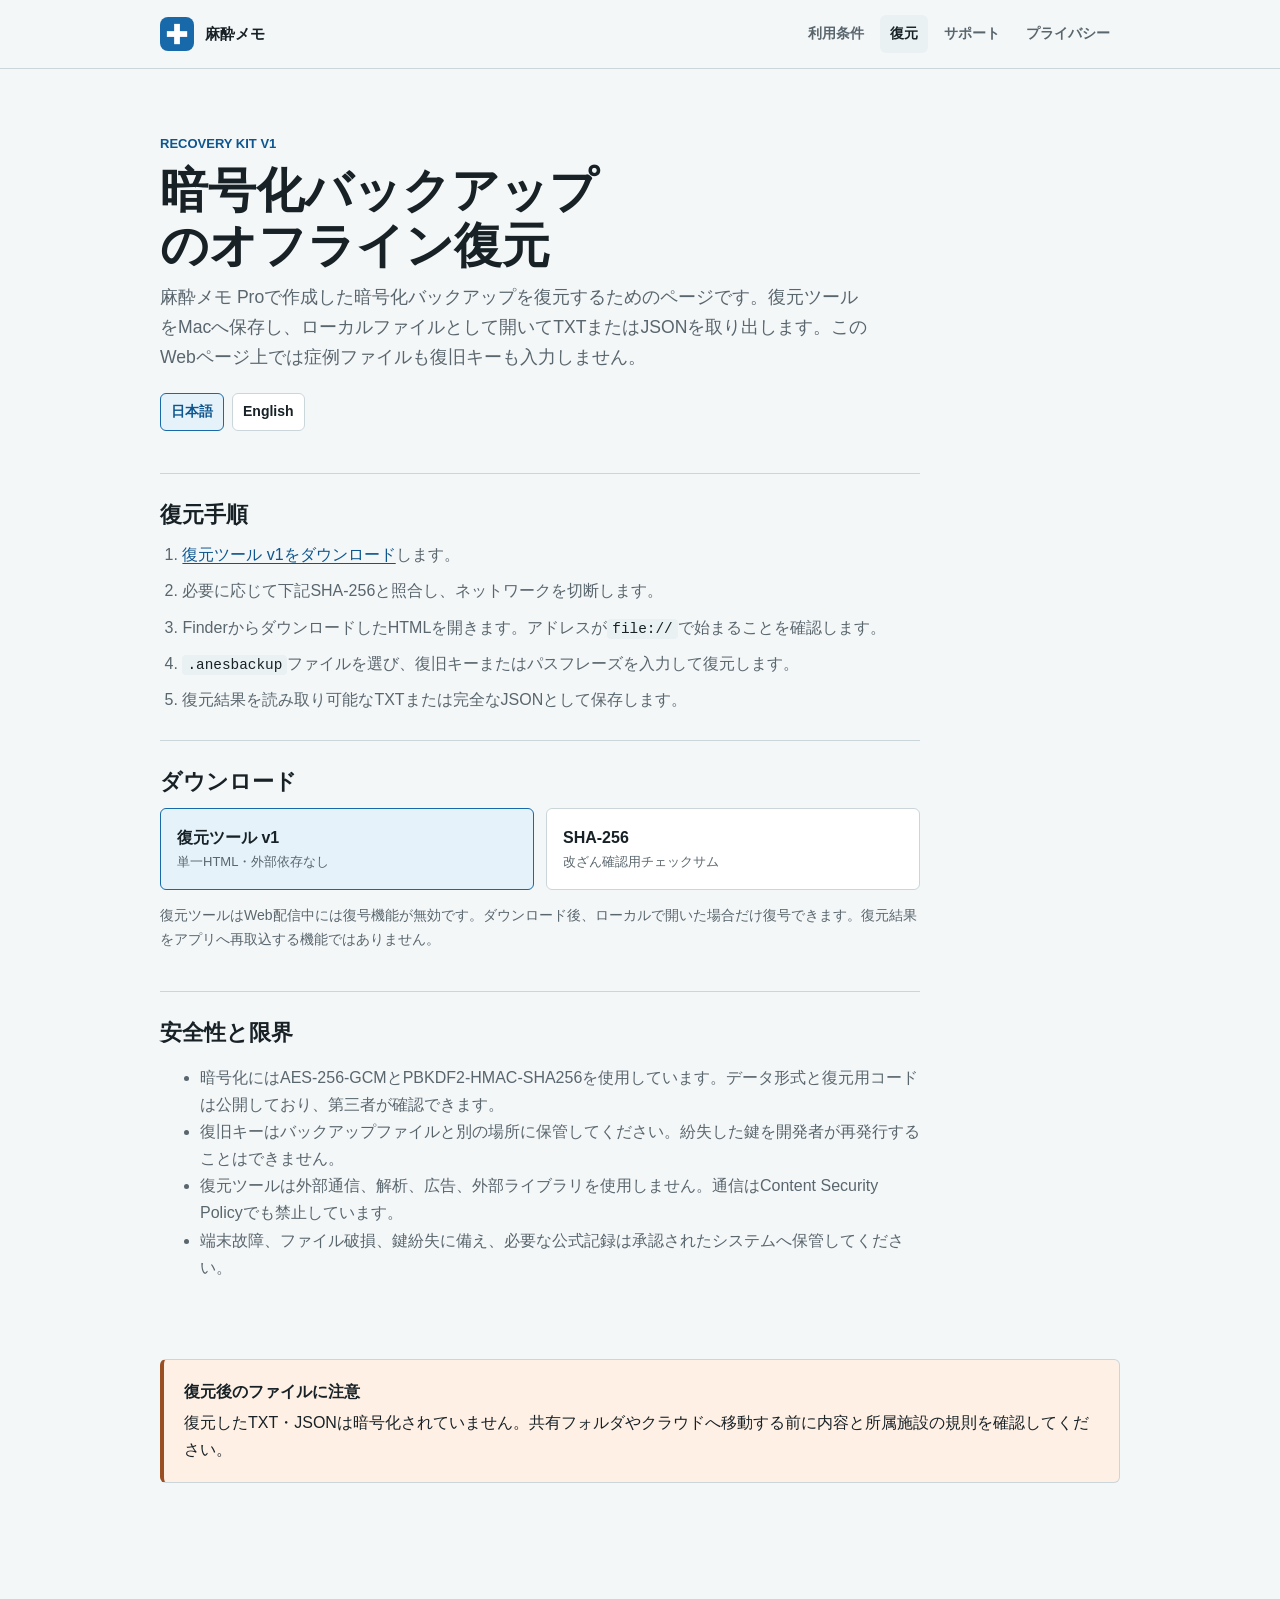
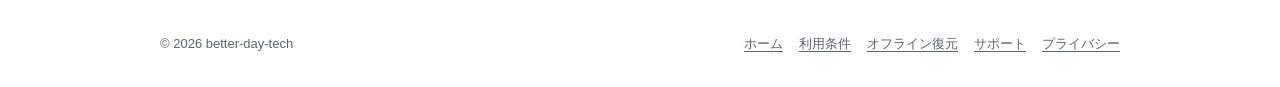
<file: recovery/index.html>
<!doctype html>
<html lang="ja">
<head>
  <meta charset="utf-8">
  <meta name="viewport" content="width=device-width, initial-scale=1">
  <meta name="description" content="麻酔メモ Proの暗号化バックアップを、MacでTXT・JSONとして取り出す手順とオフライン復元ツール。">
  <meta name="referrer" content="no-referrer">
  <meta http-equiv="Content-Security-Policy" content="default-src 'self'; style-src 'self'; img-src 'self'; object-src 'none'; base-uri 'none'; form-action 'none'">
  <meta name="theme-color" content="#f4f7f8" media="(prefers-color-scheme: light)">
  <meta name="theme-color" content="#0f1518" media="(prefers-color-scheme: dark)">
  <meta property="og:title" content="オフライン復元 | 麻酔メモ">
  <meta property="og:description" content="麻酔メモ Proの暗号化バックアップを、MacでTXT・JSONとして取り出す手順とオフライン復元ツール。">
  <meta property="og:type" content="website">
  <meta property="og:url" content="https://better-day-tech.github.io/anesthesia-sheet-support/recovery/">
  <link rel="canonical" href="https://better-day-tech.github.io/anesthesia-sheet-support/recovery/">
  <link rel="alternate" hreflang="ja" href="https://better-day-tech.github.io/anesthesia-sheet-support/recovery/">
  <link rel="alternate" hreflang="en" href="https://better-day-tech.github.io/anesthesia-sheet-support/en/recovery/">
  <link rel="alternate" hreflang="x-default" href="https://better-day-tech.github.io/anesthesia-sheet-support/recovery/">
  <link rel="icon" type="image/png" href="../assets/app-icon.png">
  <link rel="stylesheet" href="../assets/styles.css">
  <title>オフライン復元 | 麻酔メモ</title>
</head>
<body>
<a class="skip-link" href="#main">本文へ移動</a>
<header class="site-header">
  <div class="header-inner">
    <a class="brand" href="../">
      <picture>
        <source srcset="../assets/app-icon-dark.png" media="(prefers-color-scheme: dark)">
        <img src="../assets/app-icon.png" alt="" width="34" height="34">
      </picture>
      <span>麻酔メモ</span>
    </a>
    <nav class="site-nav" aria-label="メインナビゲーション">
      <a href="../terms/">利用条件</a>
      <a href="./" aria-current="page">復元</a>
      <a href="../support/">サポート</a>
      <a href="../privacy/">プライバシー</a>
    </nav>
  </div>
</header>

<main id="main" class="content document-page">
  <header class="page-header">
    <p class="eyebrow">Recovery Kit v1</p>
    <h1>暗号化バックアップのオフライン復元</h1>
    <p class="lead">麻酔メモ Proで作成した暗号化バックアップを復元するためのページです。復元ツールをMacへ保存し、ローカルファイルとして開いてTXTまたはJSONを取り出します。このWebページ上では症例ファイルも復旧キーも入力しません。</p>
    <nav class="language-links" aria-label="言語">
      <a href="./" aria-current="page" lang="ja">日本語</a>
      <a href="../en/recovery/" hreflang="en" lang="en">English</a>
    </nav>
  </header>

  <section class="document-section">
    <h2>復元手順</h2>
    <ol class="steps">
      <li><a href="../downloads/AnesthesiaSheet-Recovery-v1.html" download>復元ツール v1をダウンロード</a>します。</li>
      <li>必要に応じて下記SHA-256と照合し、ネットワークを切断します。</li>
      <li>FinderからダウンロードしたHTMLを開きます。アドレスが<code>file://</code>で始まることを確認します。</li>
      <li><code>.anesbackup</code>ファイルを選び、復旧キーまたはパスフレーズを入力して復元します。</li>
      <li>復元結果を読み取り可能なTXTまたは完全なJSONとして保存します。</li>
    </ol>
  </section>

  <section class="document-section">
    <h2>ダウンロード</h2>
    <div class="download-row">
      <a class="download-button" href="../downloads/AnesthesiaSheet-Recovery-v1.html" download>
        復元ツール v1
        <span>単一HTML・外部依存なし</span>
      </a>
      <a class="download-button secondary" href="../downloads/SHA256SUMS.txt" download>
        SHA-256
        <span>改ざん確認用チェックサム</span>
      </a>
    </div>
    <p class="document-note">復元ツールはWeb配信中には復号機能が無効です。ダウンロード後、ローカルで開いた場合だけ復号できます。復元結果をアプリへ再取込する機能ではありません。</p>
  </section>

  <section class="document-section">
    <h2>安全性と限界</h2>
    <ul>
      <li>暗号化にはAES-256-GCMとPBKDF2-HMAC-SHA256を使用しています。データ形式と復元用コードは公開しており、第三者が確認できます。</li>
      <li>復旧キーはバックアップファイルと別の場所に保管してください。紛失した鍵を開発者が再発行することはできません。</li>
      <li>復元ツールは外部通信、解析、広告、外部ライブラリを使用しません。通信はContent Security Policyでも禁止しています。</li>
      <li>端末故障、ファイル破損、鍵紛失に備え、必要な公式記録は承認されたシステムへ保管してください。</li>
    </ul>
  </section>

  <aside class="notice" aria-label="個人情報に関する注意">
    <strong>復元後のファイルに注意</strong>
    <p>復元したTXT・JSONは暗号化されていません。共有フォルダやクラウドへ移動する前に内容と所属施設の規則を確認してください。</p>
  </aside>
</main>

<footer class="site-footer">
  <div class="footer-inner">
    <span>© 2026 better-day-tech</span>
    <nav class="footer-links" aria-label="フッターナビゲーション">
      <a href="../">ホーム</a>
      <a href="../terms/">利用条件</a>
      <a href="../recovery/">オフライン復元</a>
      <a href="../support/">サポート</a>
      <a href="../privacy/">プライバシー</a>
    </nav>
  </div>
</footer>
</body>
</html>
</file>
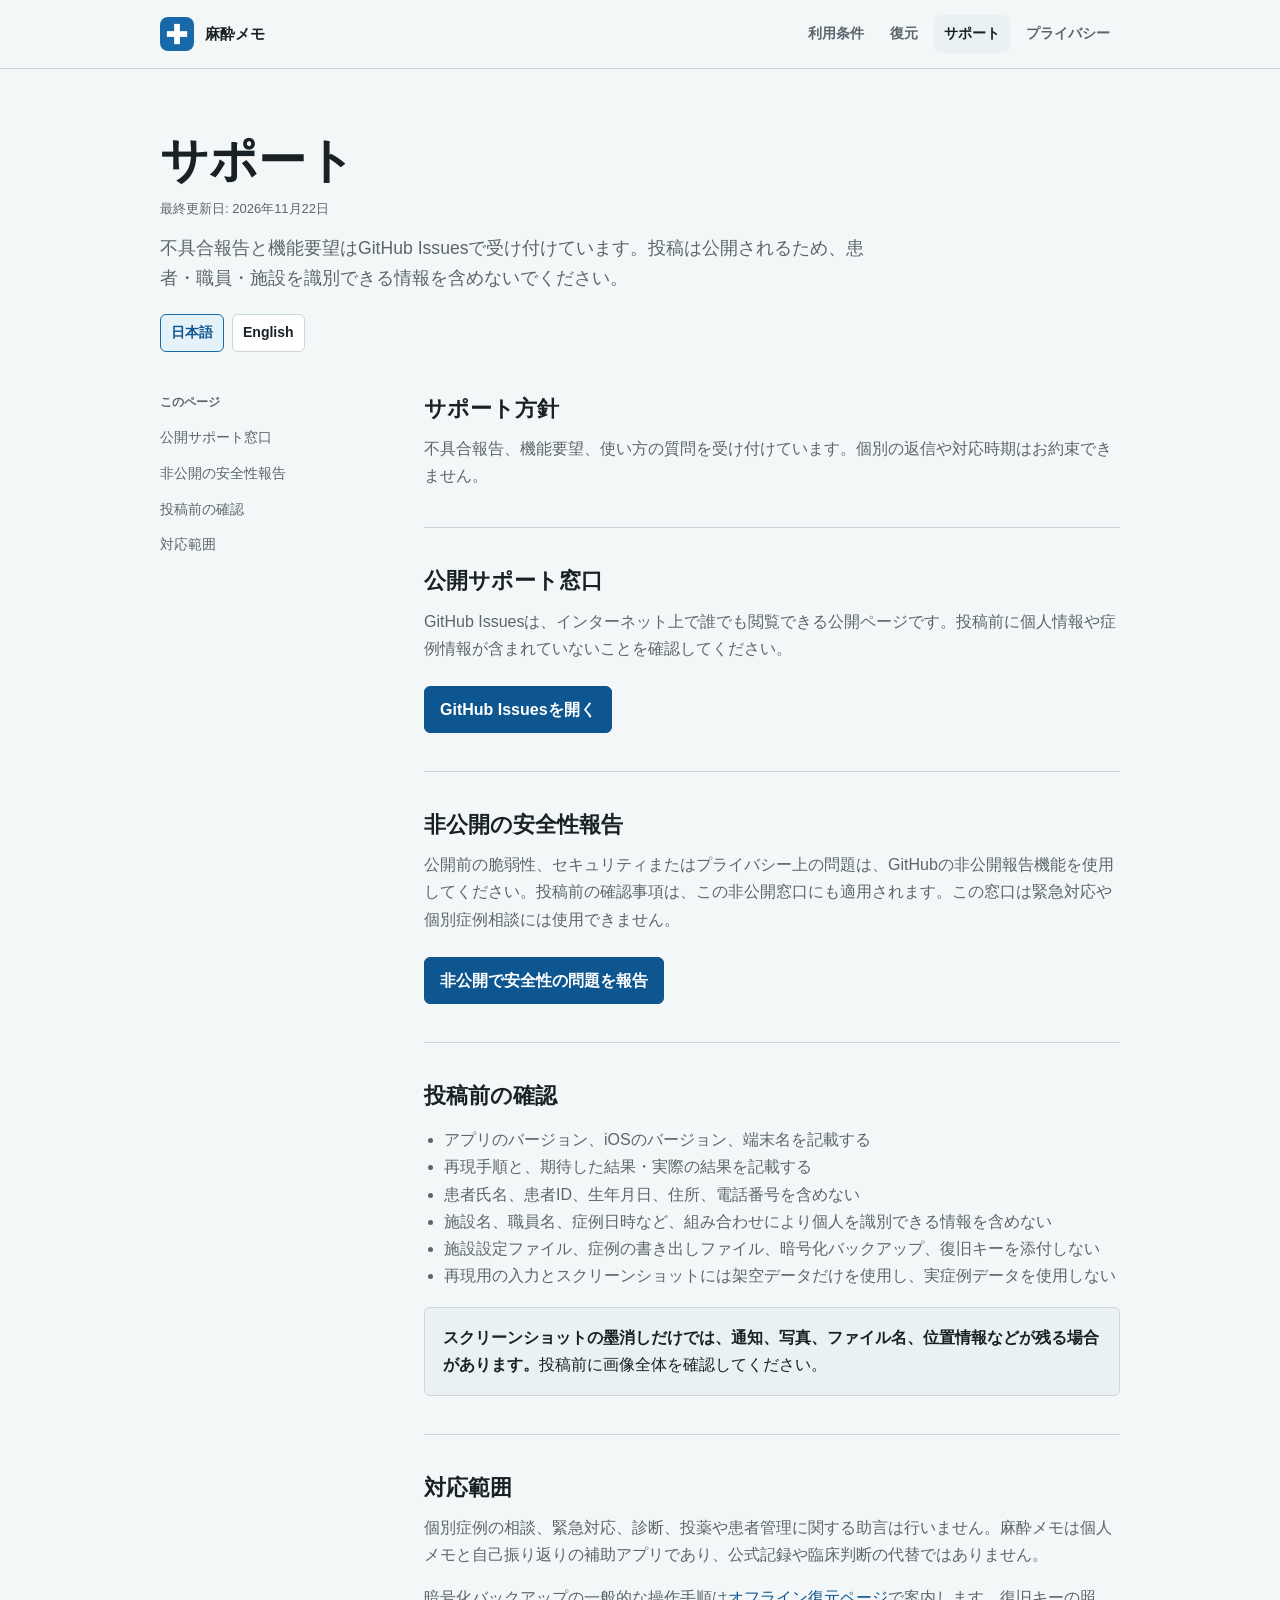
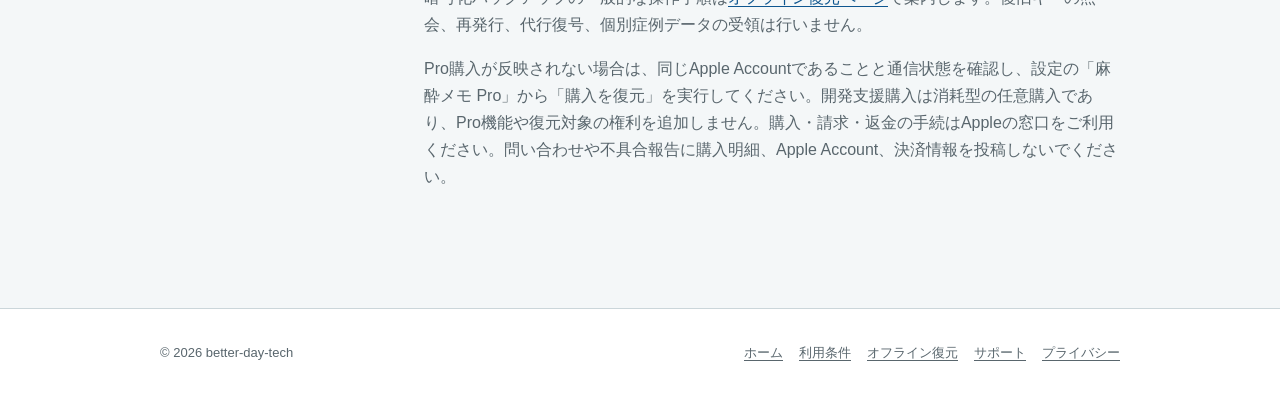
<file: support/index.html>
<!doctype html>
<html lang="ja">
<head>
  <meta charset="utf-8">
  <meta name="viewport" content="width=device-width, initial-scale=1">
  <meta name="description" content="麻酔メモのサポート方針、不具合報告、機能要望の窓口。">
  <meta name="referrer" content="no-referrer">
  <meta http-equiv="Content-Security-Policy" content="default-src 'self'; style-src 'self'; img-src 'self'; object-src 'none'; base-uri 'none'; form-action 'none'">
  <meta name="theme-color" content="#f4f7f8" media="(prefers-color-scheme: light)">
  <meta name="theme-color" content="#0f1518" media="(prefers-color-scheme: dark)">
  <meta property="og:title" content="麻酔メモ サポート">
  <meta property="og:description" content="不具合報告、機能要望、投稿前の注意事項">
  <meta property="og:type" content="website">
  <meta property="og:url" content="https://better-day-tech.github.io/anesthesia-sheet-support/support/">
  <link rel="canonical" href="https://better-day-tech.github.io/anesthesia-sheet-support/support/">
  <link rel="alternate" hreflang="ja" href="https://better-day-tech.github.io/anesthesia-sheet-support/support/">
  <link rel="alternate" hreflang="en" href="https://better-day-tech.github.io/anesthesia-sheet-support/en/support/">
  <link rel="alternate" hreflang="x-default" href="https://better-day-tech.github.io/anesthesia-sheet-support/support/">
  <link rel="icon" type="image/png" href="../assets/app-icon.png">
  <link rel="stylesheet" href="../assets/styles.css">
  <title>サポート | 麻酔メモ</title>
</head>
<body>
<a class="skip-link" href="#main">本文へ移動</a>
<header class="site-header">
  <div class="header-inner">
    <a class="brand" href="../">
      <picture>
        <source srcset="../assets/app-icon-dark.png" media="(prefers-color-scheme: dark)">
        <img src="../assets/app-icon.png" alt="" width="34" height="34">
      </picture>
      <span>麻酔メモ</span>
    </a>
    <nav class="site-nav" aria-label="メインナビゲーション">
      <a href="../terms/">利用条件</a>
      <a href="../recovery/">復元</a>
      <a href="./" aria-current="page">サポート</a>
      <a href="../privacy/">プライバシー</a>
    </nav>
  </div>
</header>

<main id="main" class="content">
  <header class="page-header">
    <h1>サポート</h1>
    <div class="meta">最終更新日: 2026年11月22日</div>
    <p class="lead">不具合報告と機能要望はGitHub Issuesで受け付けています。投稿は公開されるため、患者・職員・施設を識別できる情報を含めないでください。</p>
    <nav class="language-links" aria-label="言語">
      <a href="./" aria-current="page" lang="ja">日本語</a>
      <a href="../en/support/" hreflang="en" lang="en">English</a>
    </nav>
  </header>

  <div class="page-layout">
    <aside class="toc" aria-label="ページ内目次">
      <h2>このページ</h2>
      <nav>
        <a href="#contact">公開サポート窓口</a>
        <a href="#private-reporting">非公開の安全性報告</a>
        <a href="#before-posting">投稿前の確認</a>
        <a href="#scope">対応範囲</a>
      </nav>
    </aside>

    <article class="document">
      <section id="japanese">
        <h2>サポート方針</h2>
        <p>不具合報告、機能要望、使い方の質問を受け付けています。個別の返信や対応時期はお約束できません。</p>
      </section>

      <section id="contact">
        <h2>公開サポート窓口</h2>
        <p>GitHub Issuesは、インターネット上で誰でも閲覧できる公開ページです。投稿前に個人情報や症例情報が含まれていないことを確認してください。</p>
        <a class="primary-link" href="https://github.com/better-day-tech/anesthesia-sheet-support/issues">GitHub Issuesを開く</a>
      </section>

      <section id="private-reporting">
        <h2>非公開の安全性報告</h2>
        <p>公開前の脆弱性、セキュリティまたはプライバシー上の問題は、GitHubの非公開報告機能を使用してください。投稿前の確認事項は、この非公開窓口にも適用されます。この窓口は緊急対応や個別症例相談には使用できません。</p>
        <a class="primary-link" href="https://github.com/better-day-tech/anesthesia-sheet-support/security/advisories/new">非公開で安全性の問題を報告</a>
      </section>

      <section id="before-posting">
        <h2>投稿前の確認</h2>
        <ul>
          <li>アプリのバージョン、iOSのバージョン、端末名を記載する</li>
          <li>再現手順と、期待した結果・実際の結果を記載する</li>
          <li>患者氏名、患者ID、生年月日、住所、電話番号を含めない</li>
          <li>施設名、職員名、症例日時など、組み合わせにより個人を識別できる情報を含めない</li>
          <li>施設設定ファイル、症例の書き出しファイル、暗号化バックアップ、復旧キーを添付しない</li>
          <li>再現用の入力とスクリーンショットには架空データだけを使用し、実症例データを使用しない</li>
        </ul>
        <div class="privacy-box">
          <p><strong>スクリーンショットの墨消しだけでは、通知、写真、ファイル名、位置情報などが残る場合があります。</strong>投稿前に画像全体を確認してください。</p>
        </div>
      </section>

      <section id="scope">
        <h2>対応範囲</h2>
        <p>個別症例の相談、緊急対応、診断、投薬や患者管理に関する助言は行いません。麻酔メモは個人メモと自己振り返りの補助アプリであり、公式記録や臨床判断の代替ではありません。</p>
        <p>暗号化バックアップの一般的な操作手順は<a href="../recovery/">オフライン復元ページ</a>で案内します。復旧キーの照会、再発行、代行復号、個別症例データの受領は行いません。</p>
        <p>Pro購入が反映されない場合は、同じApple Accountであることと通信状態を確認し、設定の「麻酔メモ Pro」から「購入を復元」を実行してください。開発支援購入は消耗型の任意購入であり、Pro機能や復元対象の権利を追加しません。購入・請求・返金の手続はAppleの窓口をご利用ください。問い合わせや不具合報告に購入明細、Apple Account、決済情報を投稿しないでください。</p>
      </section>

    </article>
  </div>
</main>

<footer class="site-footer">
  <div class="footer-inner">
    <span>© 2026 better-day-tech</span>
    <nav class="footer-links" aria-label="フッターナビゲーション">
      <a href="../">ホーム</a>
      <a href="../terms/">利用条件</a>
      <a href="../recovery/">オフライン復元</a>
      <a href="../support/">サポート</a>
      <a href="../privacy/">プライバシー</a>
    </nav>
  </div>
</footer>
</body>
</html>
</file>
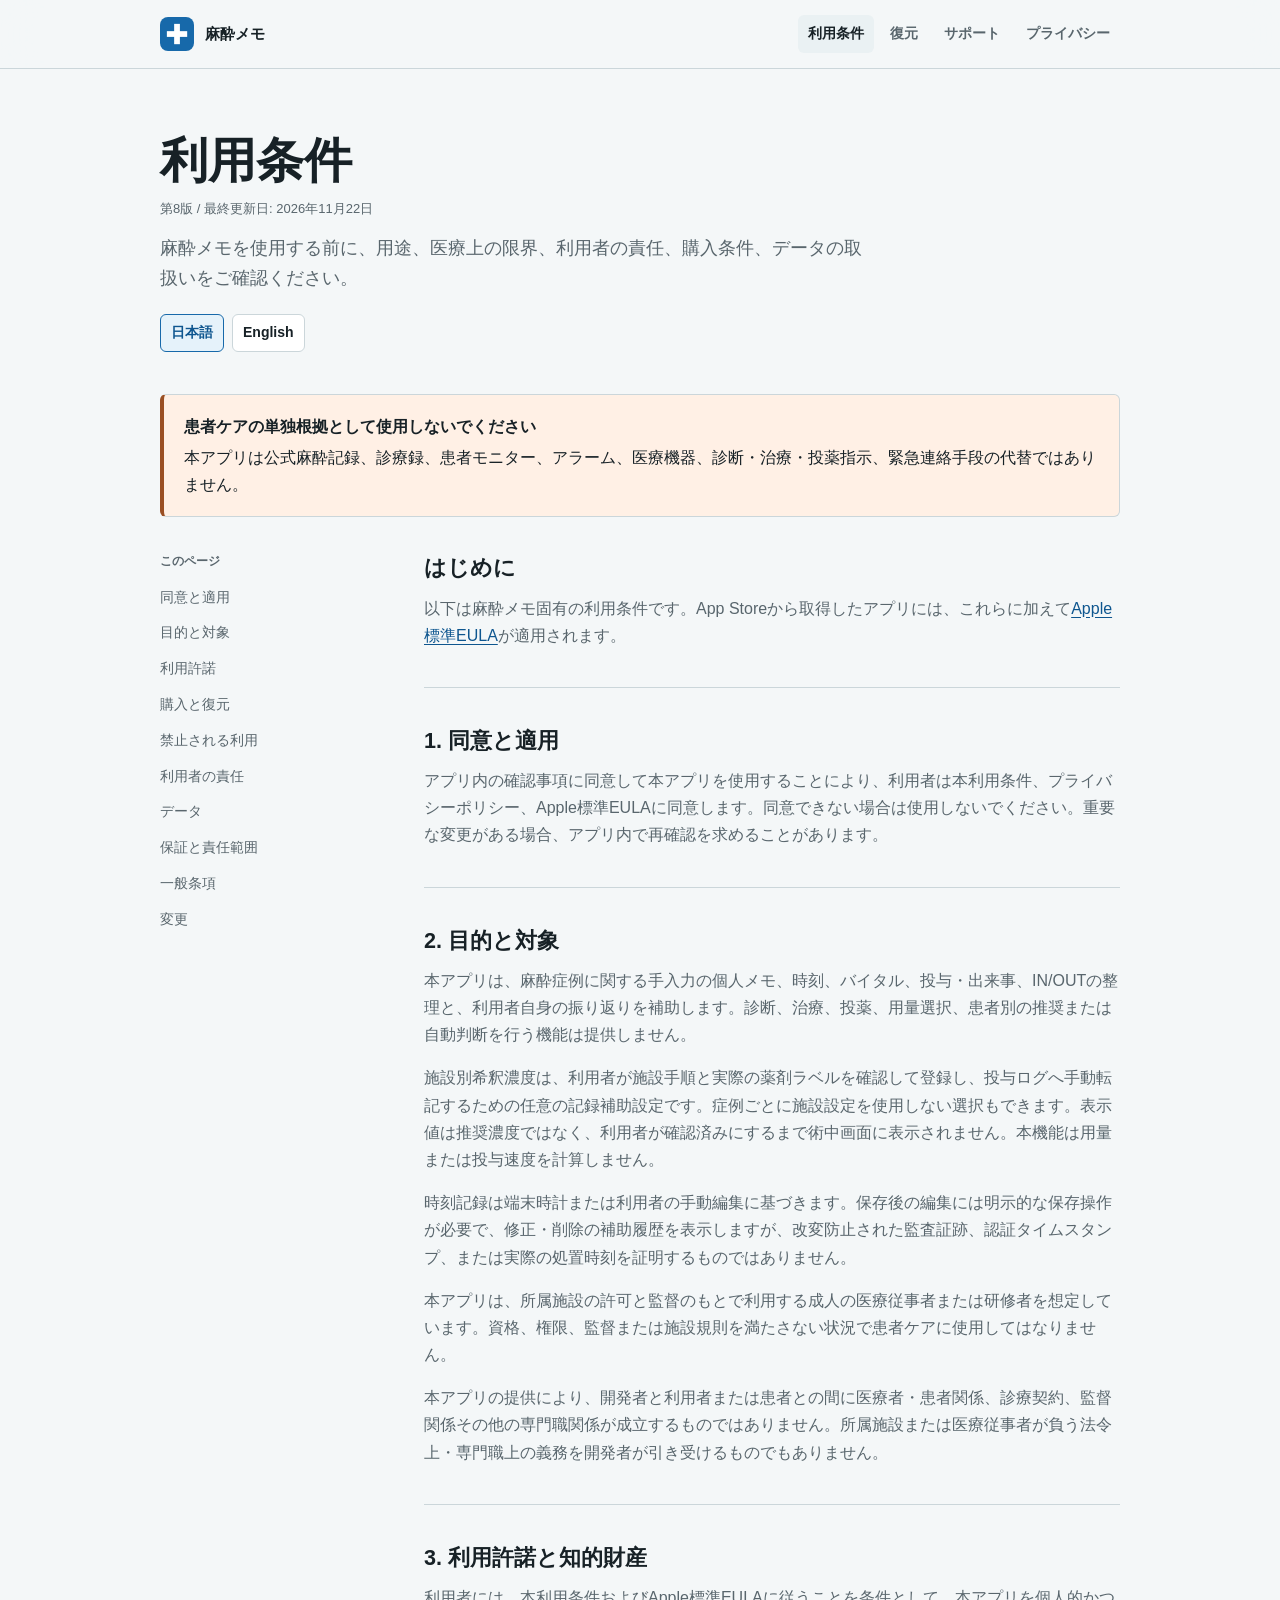
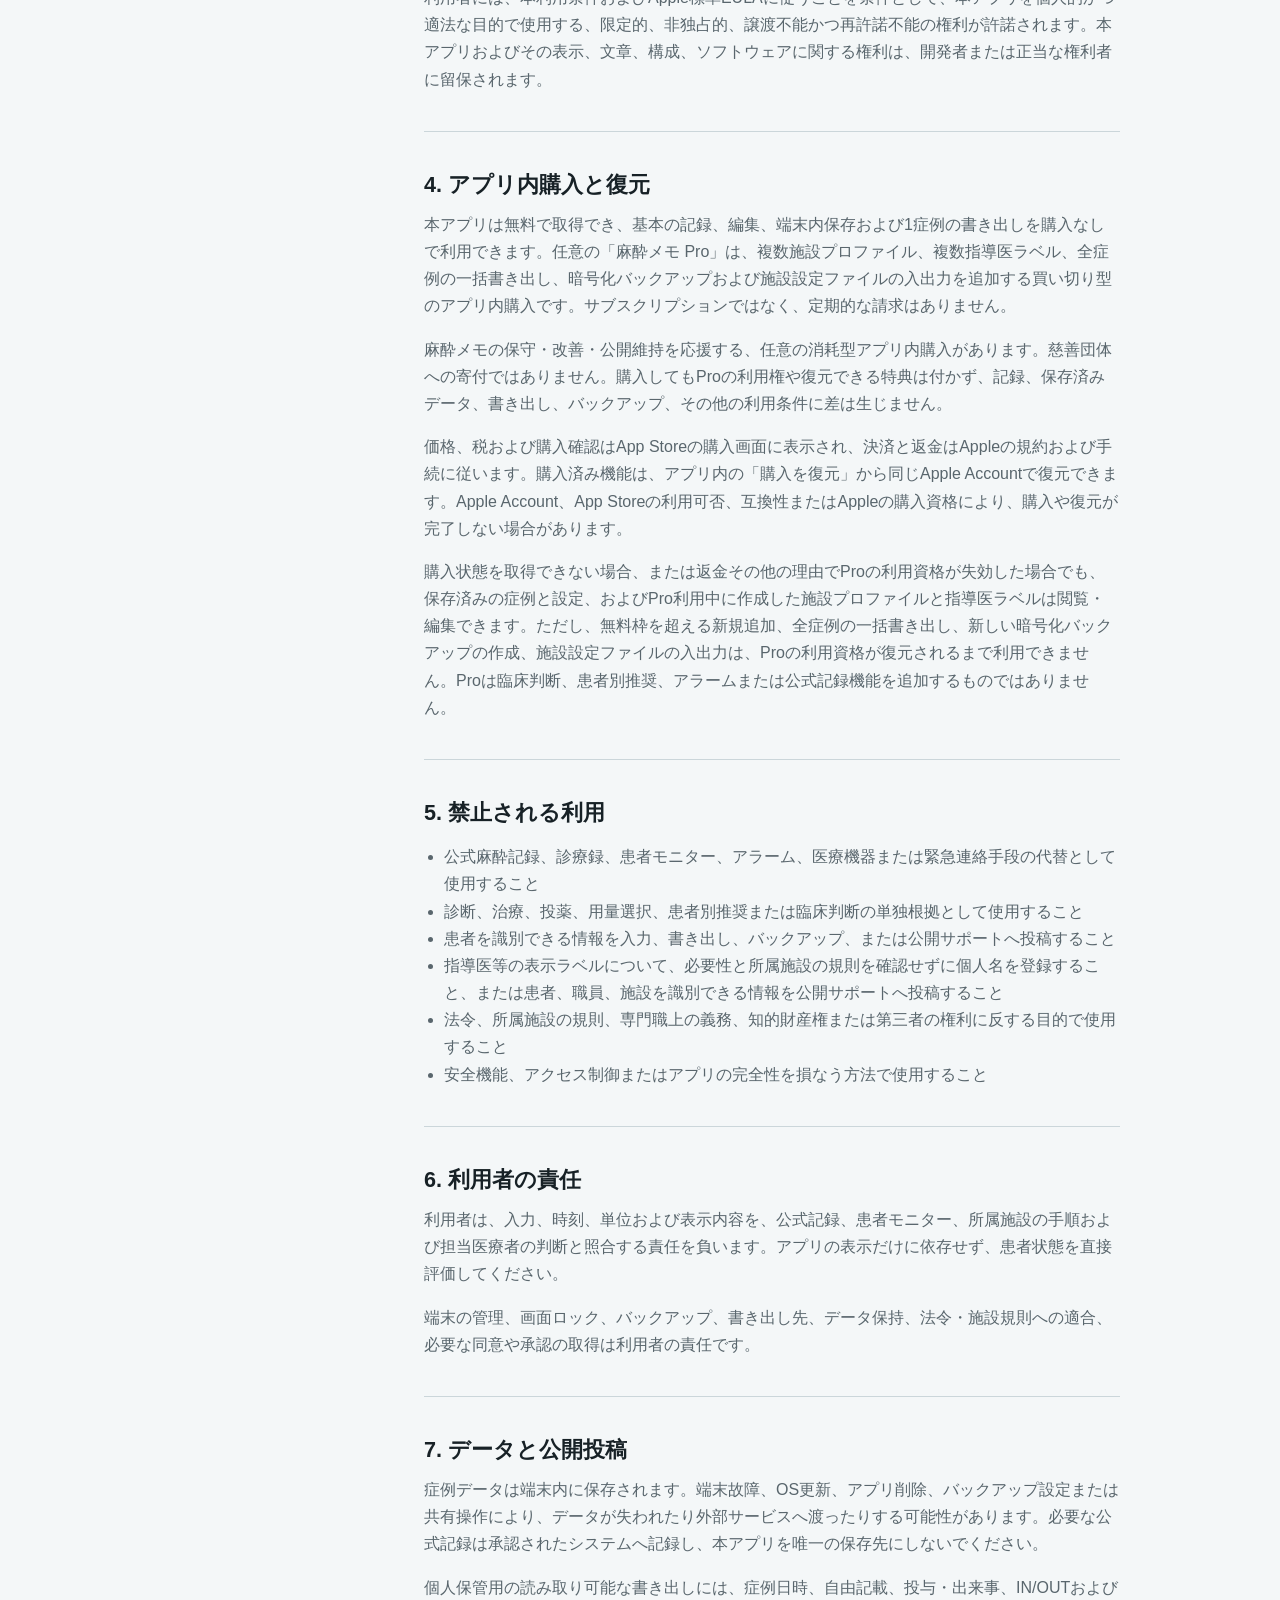
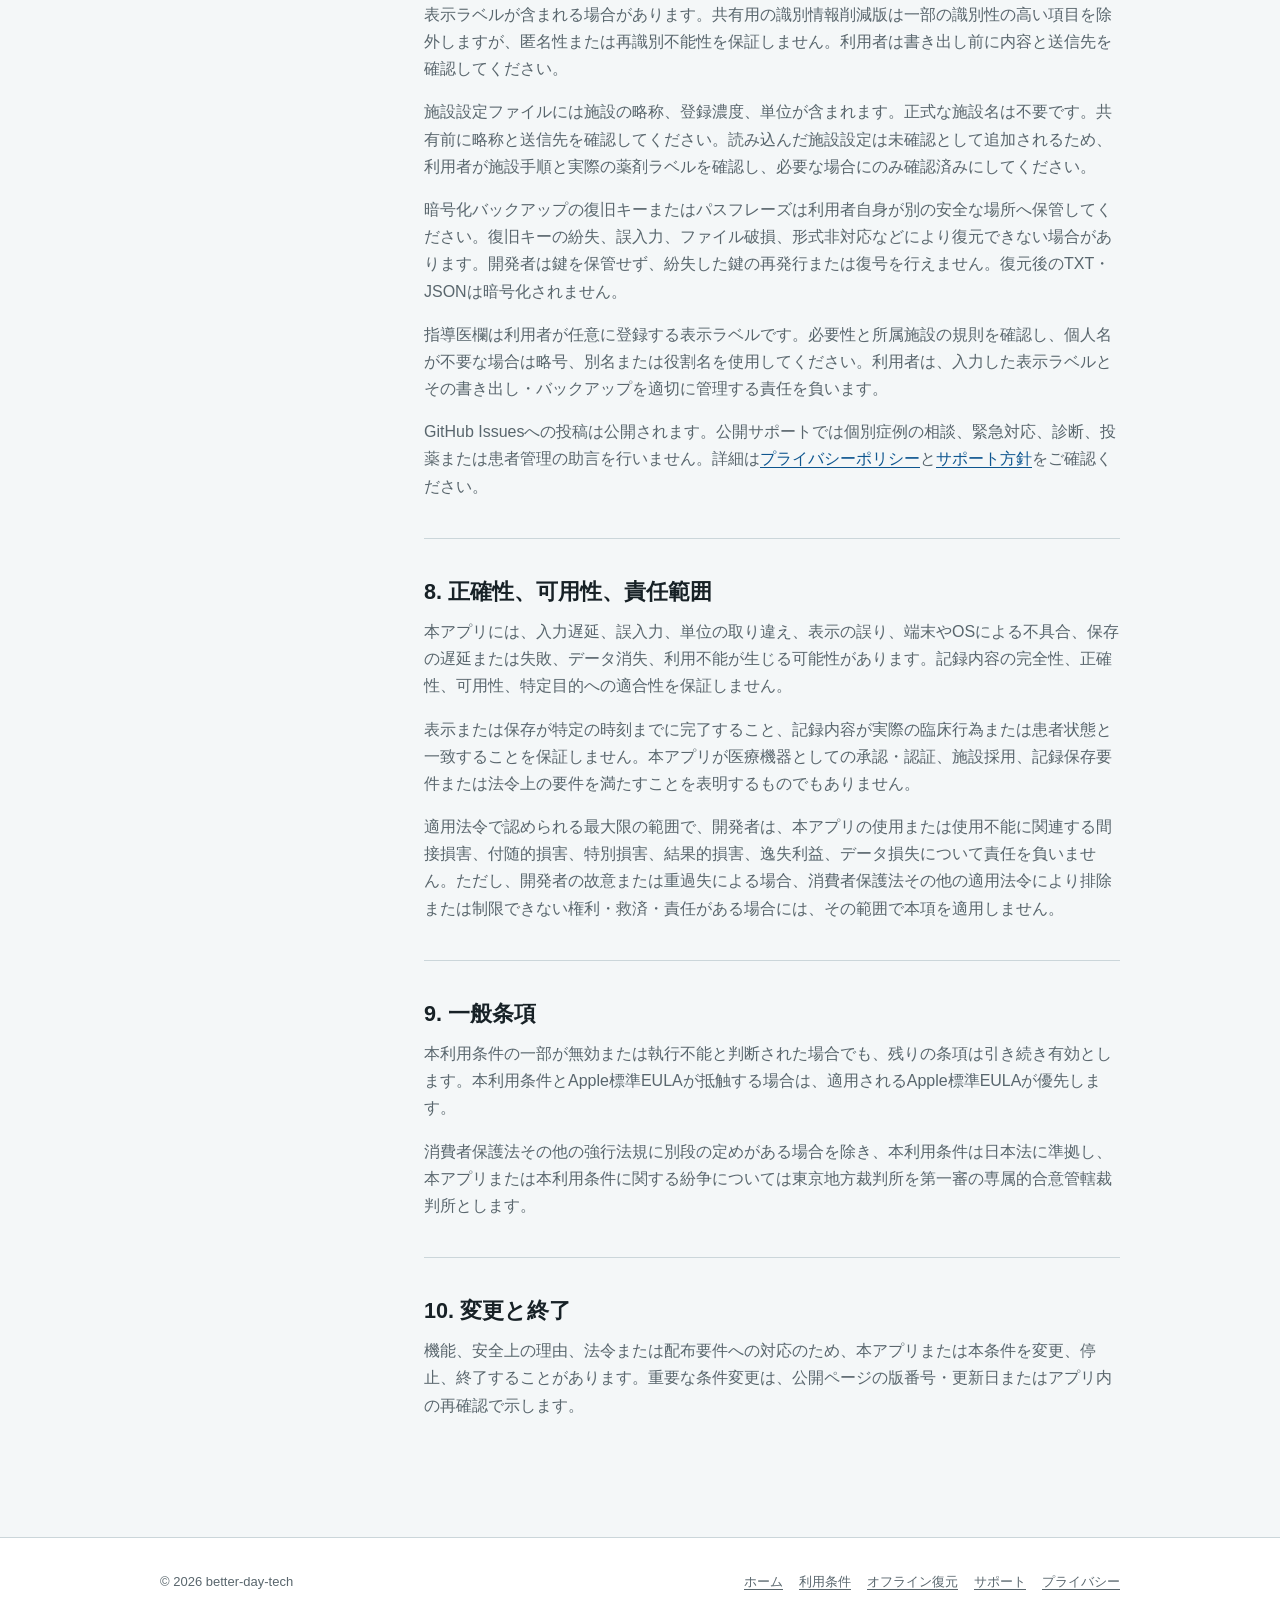
<file: terms/index.html>
<!doctype html>
<html lang="ja">
<head>
  <meta charset="utf-8">
  <meta name="viewport" content="width=device-width, initial-scale=1">
  <meta name="description" content="麻酔メモの利用条件。用途、医療上の限界、利用者の責任、保証の範囲について。">
  <meta name="referrer" content="no-referrer">
  <meta http-equiv="Content-Security-Policy" content="default-src 'self'; style-src 'self'; img-src 'self'; object-src 'none'; base-uri 'none'; form-action 'none'">
  <meta name="theme-color" content="#f4f7f8" media="(prefers-color-scheme: light)">
  <meta name="theme-color" content="#0f1518" media="(prefers-color-scheme: dark)">
  <meta property="og:title" content="麻酔メモ 利用条件">
  <meta property="og:description" content="用途、医療上の限界、利用者の責任、保証の範囲について">
  <meta property="og:type" content="website">
  <meta property="og:url" content="https://better-day-tech.github.io/anesthesia-sheet-support/terms/">
  <link rel="canonical" href="https://better-day-tech.github.io/anesthesia-sheet-support/terms/">
  <link rel="alternate" hreflang="ja" href="https://better-day-tech.github.io/anesthesia-sheet-support/terms/">
  <link rel="alternate" hreflang="en" href="https://better-day-tech.github.io/anesthesia-sheet-support/en/terms/">
  <link rel="alternate" hreflang="x-default" href="https://better-day-tech.github.io/anesthesia-sheet-support/terms/">
  <link rel="icon" type="image/png" href="../assets/app-icon.png">
  <link rel="stylesheet" href="../assets/styles.css">
  <title>利用条件 | 麻酔メモ</title>
</head>
<body>
<a class="skip-link" href="#main">本文へ移動</a>
<header class="site-header">
  <div class="header-inner">
    <a class="brand" href="../">
      <picture>
        <source srcset="../assets/app-icon-dark.png" media="(prefers-color-scheme: dark)">
        <img src="../assets/app-icon.png" alt="" width="34" height="34">
      </picture>
      <span>麻酔メモ</span>
    </a>
    <nav class="site-nav" aria-label="メインナビゲーション">
      <a href="./" aria-current="page">利用条件</a>
      <a href="../recovery/">復元</a>
      <a href="../support/">サポート</a>
      <a href="../privacy/">プライバシー</a>
    </nav>
  </div>
</header>

<main id="main" class="content">
  <header class="page-header">
    <h1>利用条件</h1>
    <div class="meta">第8版 / 最終更新日: 2026年11月22日</div>
    <p class="lead">麻酔メモを使用する前に、用途、医療上の限界、利用者の責任、購入条件、データの取扱いをご確認ください。</p>
    <nav class="language-links" aria-label="言語">
      <a href="./" aria-current="page" lang="ja">日本語</a>
      <a href="../en/terms/" hreflang="en" lang="en">English</a>
    </nav>
  </header>

  <aside class="notice" aria-label="重要事項">
    <strong>患者ケアの単独根拠として使用しないでください</strong>
    <p>本アプリは公式麻酔記録、診療録、患者モニター、アラーム、医療機器、診断・治療・投薬指示、緊急連絡手段の代替ではありません。</p>
  </aside>

  <div class="page-layout legal-layout">
    <aside class="toc" aria-label="ページ内目次">
      <h2>このページ</h2>
      <nav>
        <a href="#acceptance">同意と適用</a>
        <a href="#purpose">目的と対象</a>
        <a href="#license">利用許諾</a>
        <a href="#purchases">購入と復元</a>
        <a href="#prohibited">禁止される利用</a>
        <a href="#responsibility">利用者の責任</a>
        <a href="#data">データ</a>
        <a href="#availability">保証と責任範囲</a>
        <a href="#general">一般条項</a>
        <a href="#changes">変更</a>
      </nav>
    </aside>

    <article class="document">
      <section id="japanese">
        <h2>はじめに</h2>
        <p>以下は麻酔メモ固有の利用条件です。App Storeから取得したアプリには、これらに加えて<a href="https://www.apple.com/legal/internet-services/itunes/dev/stdeula/">Apple標準EULA</a>が適用されます。</p>
      </section>

      <section id="acceptance">
        <h2>1. 同意と適用</h2>
        <p>アプリ内の確認事項に同意して本アプリを使用することにより、利用者は本利用条件、プライバシーポリシー、Apple標準EULAに同意します。同意できない場合は使用しないでください。重要な変更がある場合、アプリ内で再確認を求めることがあります。</p>
      </section>

      <section id="purpose">
        <h2>2. 目的と対象</h2>
        <p>本アプリは、麻酔症例に関する手入力の個人メモ、時刻、バイタル、投与・出来事、IN/OUTの整理と、利用者自身の振り返りを補助します。診断、治療、投薬、用量選択、患者別の推奨または自動判断を行う機能は提供しません。</p>
        <p>施設別希釈濃度は、利用者が施設手順と実際の薬剤ラベルを確認して登録し、投与ログへ手動転記するための任意の記録補助設定です。症例ごとに施設設定を使用しない選択もできます。表示値は推奨濃度ではなく、利用者が確認済みにするまで術中画面に表示されません。本機能は用量または投与速度を計算しません。</p>
        <p>時刻記録は端末時計または利用者の手動編集に基づきます。保存後の編集には明示的な保存操作が必要で、修正・削除の補助履歴を表示しますが、改変防止された監査証跡、認証タイムスタンプ、または実際の処置時刻を証明するものではありません。</p>
        <p>本アプリは、所属施設の許可と監督のもとで利用する成人の医療従事者または研修者を想定しています。資格、権限、監督または施設規則を満たさない状況で患者ケアに使用してはなりません。</p>
        <p>本アプリの提供により、開発者と利用者または患者との間に医療者・患者関係、診療契約、監督関係その他の専門職関係が成立するものではありません。所属施設または医療従事者が負う法令上・専門職上の義務を開発者が引き受けるものでもありません。</p>
      </section>

      <section id="license">
        <h2>3. 利用許諾と知的財産</h2>
        <p>利用者には、本利用条件およびApple標準EULAに従うことを条件として、本アプリを個人的かつ適法な目的で使用する、限定的、非独占的、譲渡不能かつ再許諾不能の権利が許諾されます。本アプリおよびその表示、文章、構成、ソフトウェアに関する権利は、開発者または正当な権利者に留保されます。</p>
      </section>

      <section id="purchases">
        <h2>4. アプリ内購入と復元</h2>
        <p>本アプリは無料で取得でき、基本の記録、編集、端末内保存および1症例の書き出しを購入なしで利用できます。任意の「麻酔メモ Pro」は、複数施設プロファイル、複数指導医ラベル、全症例の一括書き出し、暗号化バックアップおよび施設設定ファイルの入出力を追加する買い切り型のアプリ内購入です。サブスクリプションではなく、定期的な請求はありません。</p>
        <p>麻酔メモの保守・改善・公開維持を応援する、任意の消耗型アプリ内購入があります。慈善団体への寄付ではありません。購入してもProの利用権や復元できる特典は付かず、記録、保存済みデータ、書き出し、バックアップ、その他の利用条件に差は生じません。</p>
        <p>価格、税および購入確認はApp Storeの購入画面に表示され、決済と返金はAppleの規約および手続に従います。購入済み機能は、アプリ内の「購入を復元」から同じApple Accountで復元できます。Apple Account、App Storeの利用可否、互換性またはAppleの購入資格により、購入や復元が完了しない場合があります。</p>
        <p>購入状態を取得できない場合、または返金その他の理由でProの利用資格が失効した場合でも、保存済みの症例と設定、およびPro利用中に作成した施設プロファイルと指導医ラベルは閲覧・編集できます。ただし、無料枠を超える新規追加、全症例の一括書き出し、新しい暗号化バックアップの作成、施設設定ファイルの入出力は、Proの利用資格が復元されるまで利用できません。Proは臨床判断、患者別推奨、アラームまたは公式記録機能を追加するものではありません。</p>
      </section>

      <section id="prohibited">
        <h2>5. 禁止される利用</h2>
        <ul>
          <li>公式麻酔記録、診療録、患者モニター、アラーム、医療機器または緊急連絡手段の代替として使用すること</li>
          <li>診断、治療、投薬、用量選択、患者別推奨または臨床判断の単独根拠として使用すること</li>
          <li>患者を識別できる情報を入力、書き出し、バックアップ、または公開サポートへ投稿すること</li>
          <li>指導医等の表示ラベルについて、必要性と所属施設の規則を確認せずに個人名を登録すること、または患者、職員、施設を識別できる情報を公開サポートへ投稿すること</li>
          <li>法令、所属施設の規則、専門職上の義務、知的財産権または第三者の権利に反する目的で使用すること</li>
          <li>安全機能、アクセス制御またはアプリの完全性を損なう方法で使用すること</li>
        </ul>
      </section>

      <section id="responsibility">
        <h2>6. 利用者の責任</h2>
        <p>利用者は、入力、時刻、単位および表示内容を、公式記録、患者モニター、所属施設の手順および担当医療者の判断と照合する責任を負います。アプリの表示だけに依存せず、患者状態を直接評価してください。</p>
        <p>端末の管理、画面ロック、バックアップ、書き出し先、データ保持、法令・施設規則への適合、必要な同意や承認の取得は利用者の責任です。</p>
      </section>

      <section id="data">
        <h2>7. データと公開投稿</h2>
        <p>症例データは端末内に保存されます。端末故障、OS更新、アプリ削除、バックアップ設定または共有操作により、データが失われたり外部サービスへ渡ったりする可能性があります。必要な公式記録は承認されたシステムへ記録し、本アプリを唯一の保存先にしないでください。</p>
        <p>個人保管用の読み取り可能な書き出しには、症例日時、自由記載、投与・出来事、IN/OUTおよび表示ラベルが含まれる場合があります。共有用の識別情報削減版は一部の識別性の高い項目を除外しますが、匿名性または再識別不能性を保証しません。利用者は書き出し前に内容と送信先を確認してください。</p>
        <p>施設設定ファイルには施設の略称、登録濃度、単位が含まれます。正式な施設名は不要です。共有前に略称と送信先を確認してください。読み込んだ施設設定は未確認として追加されるため、利用者が施設手順と実際の薬剤ラベルを確認し、必要な場合にのみ確認済みにしてください。</p>
        <p>暗号化バックアップの復旧キーまたはパスフレーズは利用者自身が別の安全な場所へ保管してください。復旧キーの紛失、誤入力、ファイル破損、形式非対応などにより復元できない場合があります。開発者は鍵を保管せず、紛失した鍵の再発行または復号を行えません。復元後のTXT・JSONは暗号化されません。</p>
        <p>指導医欄は利用者が任意に登録する表示ラベルです。必要性と所属施設の規則を確認し、個人名が不要な場合は略号、別名または役割名を使用してください。利用者は、入力した表示ラベルとその書き出し・バックアップを適切に管理する責任を負います。</p>
        <p>GitHub Issuesへの投稿は公開されます。公開サポートでは個別症例の相談、緊急対応、診断、投薬または患者管理の助言を行いません。詳細は<a href="../privacy/">プライバシーポリシー</a>と<a href="../support/">サポート方針</a>をご確認ください。</p>
      </section>

      <section id="availability">
        <h2>8. 正確性、可用性、責任範囲</h2>
        <p>本アプリには、入力遅延、誤入力、単位の取り違え、表示の誤り、端末やOSによる不具合、保存の遅延または失敗、データ消失、利用不能が生じる可能性があります。記録内容の完全性、正確性、可用性、特定目的への適合性を保証しません。</p>
        <p>表示または保存が特定の時刻までに完了すること、記録内容が実際の臨床行為または患者状態と一致することを保証しません。本アプリが医療機器としての承認・認証、施設採用、記録保存要件または法令上の要件を満たすことを表明するものでもありません。</p>
        <p>適用法令で認められる最大限の範囲で、開発者は、本アプリの使用または使用不能に関連する間接損害、付随的損害、特別損害、結果的損害、逸失利益、データ損失について責任を負いません。ただし、開発者の故意または重過失による場合、消費者保護法その他の適用法令により排除または制限できない権利・救済・責任がある場合には、その範囲で本項を適用しません。</p>
      </section>

      <section id="general">
        <h2>9. 一般条項</h2>
        <p>本利用条件の一部が無効または執行不能と判断された場合でも、残りの条項は引き続き有効とします。本利用条件とApple標準EULAが抵触する場合は、適用されるApple標準EULAが優先します。</p>
        <p>消費者保護法その他の強行法規に別段の定めがある場合を除き、本利用条件は日本法に準拠し、本アプリまたは本利用条件に関する紛争については東京地方裁判所を第一審の専属的合意管轄裁判所とします。</p>
      </section>

      <section id="changes">
        <h2>10. 変更と終了</h2>
        <p>機能、安全上の理由、法令または配布要件への対応のため、本アプリまたは本条件を変更、停止、終了することがあります。重要な条件変更は、公開ページの版番号・更新日またはアプリ内の再確認で示します。</p>
      </section>

    </article>
  </div>
</main>

<footer class="site-footer">
  <div class="footer-inner">
    <span>© 2026 better-day-tech</span>
    <nav class="footer-links" aria-label="フッターナビゲーション">
      <a href="../">ホーム</a>
      <a href="../terms/">利用条件</a>
      <a href="../recovery/">オフライン復元</a>
      <a href="../support/">サポート</a>
      <a href="../privacy/">プライバシー</a>
    </nav>
  </div>
</footer>
</body>
</html>
</file>
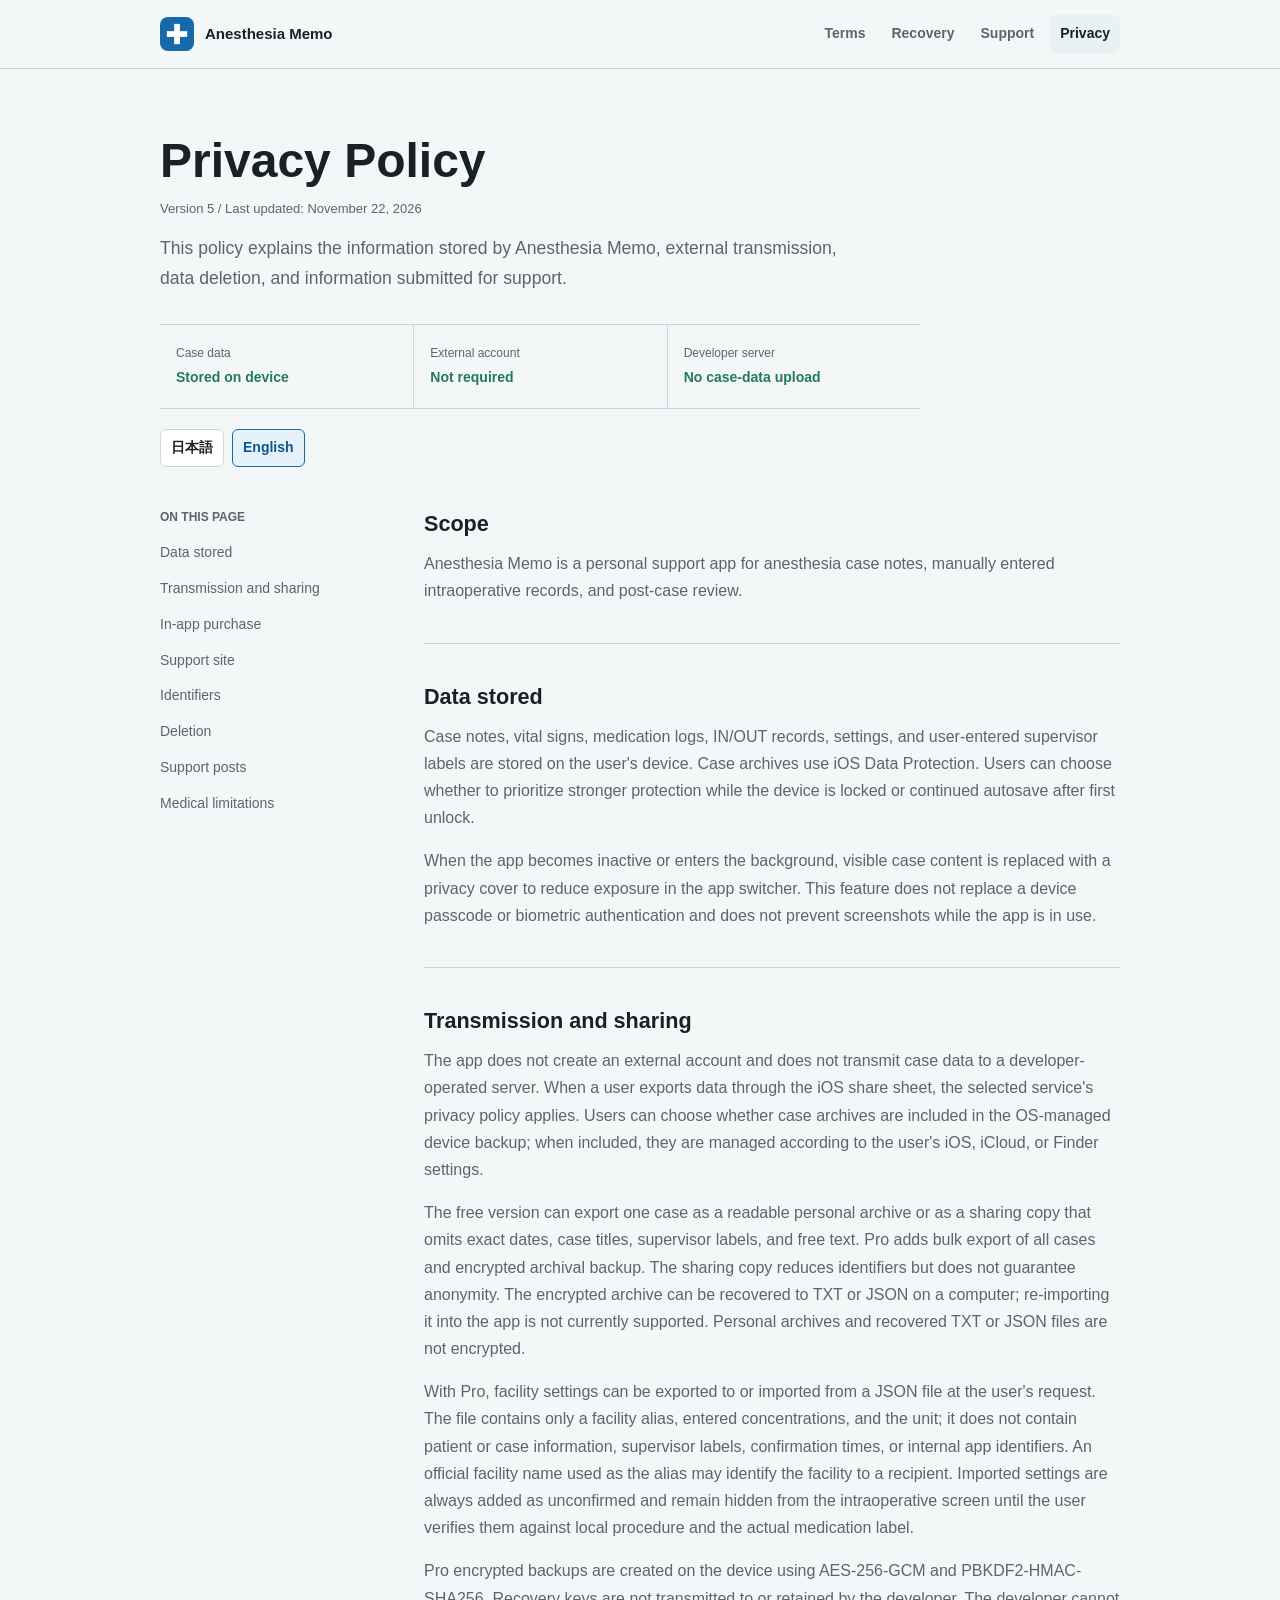
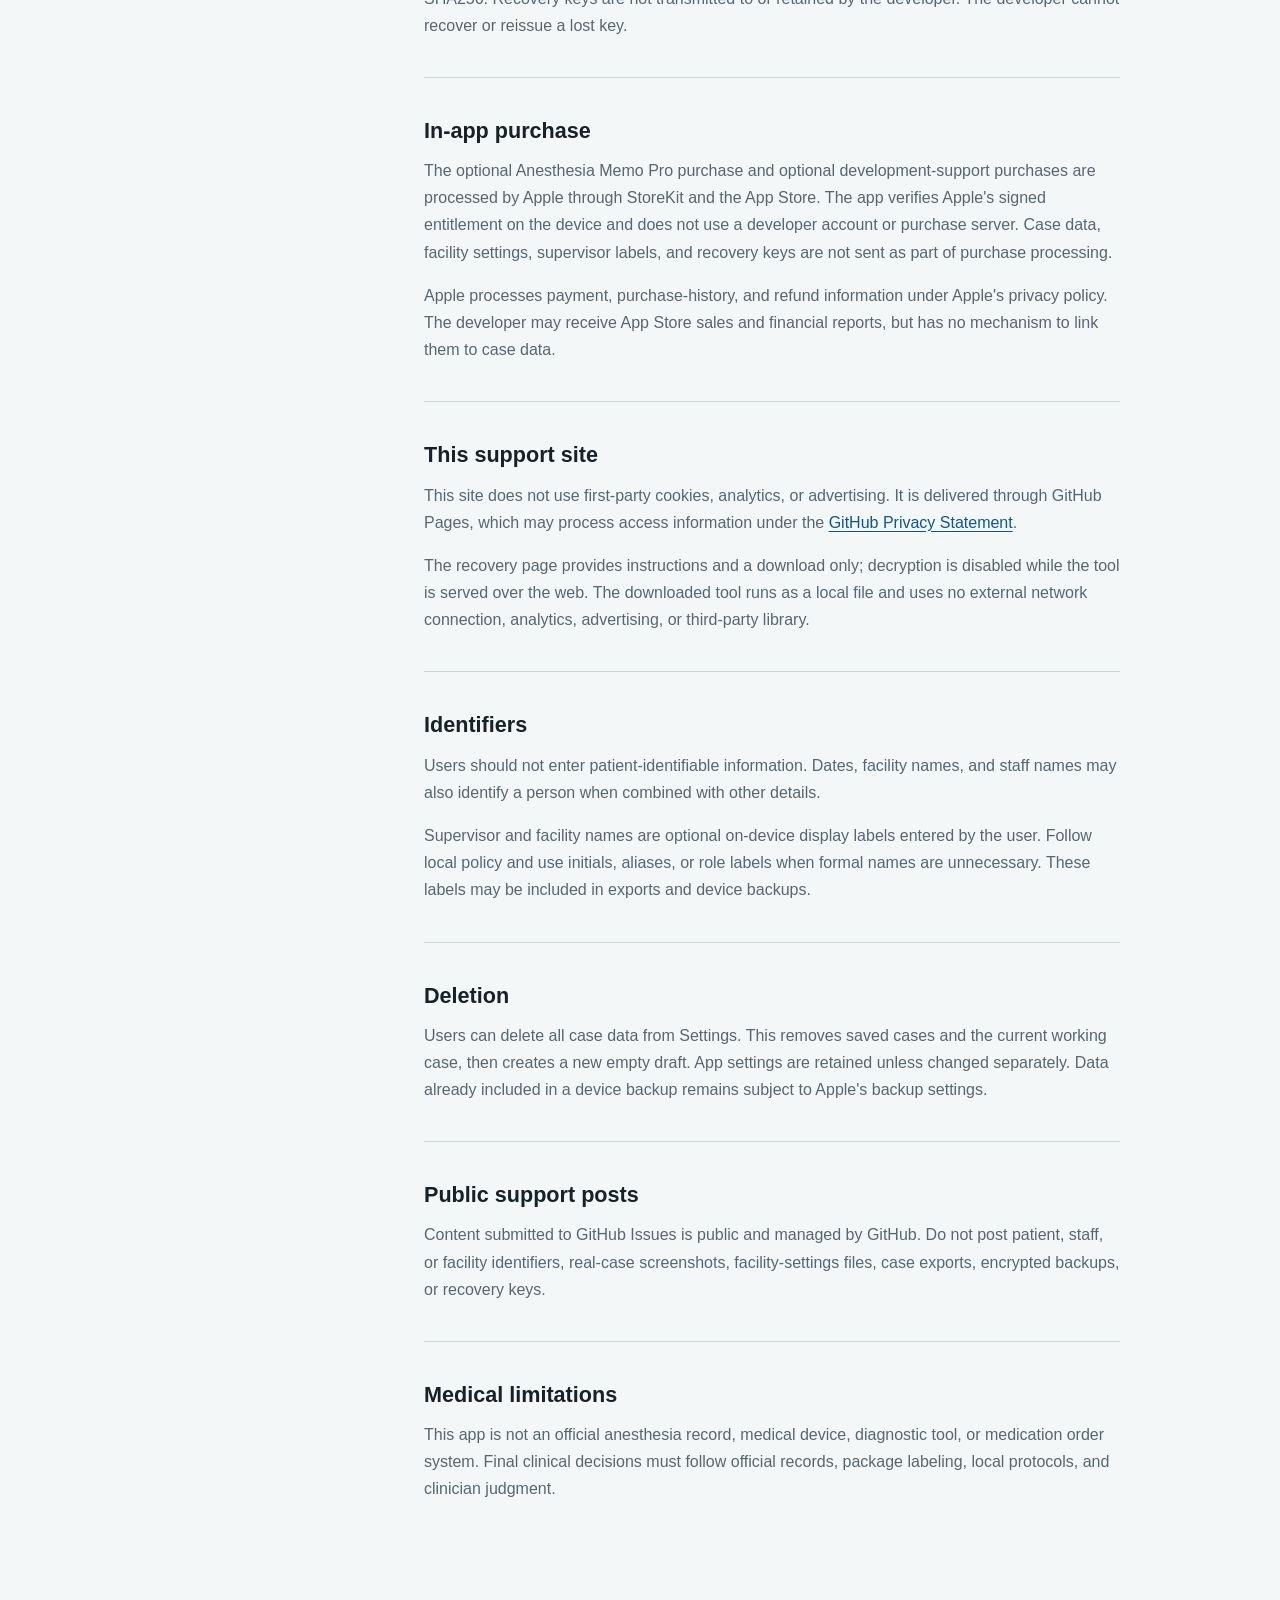
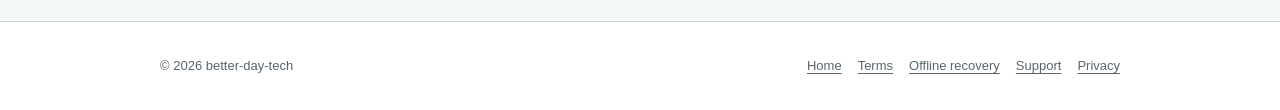
<file: en/privacy/index.html>
<!doctype html>
<html lang="en">
<head>
  <meta charset="utf-8">
  <meta name="viewport" content="width=device-width, initial-scale=1">
  <meta name="description" content="Anesthesia Memo Privacy Policy covering on-device storage, transmission, deletion, sharing, and purchases.">
  <meta name="referrer" content="no-referrer">
  <meta http-equiv="Content-Security-Policy" content="default-src 'self'; style-src 'self'; img-src 'self'; object-src 'none'; base-uri 'none'; form-action 'none'">
  <meta name="theme-color" content="#f4f7f8" media="(prefers-color-scheme: light)">
  <meta name="theme-color" content="#0f1518" media="(prefers-color-scheme: dark)">
  <meta property="og:title" content="Anesthesia Memo Privacy Policy">
  <meta property="og:description" content="On-device storage, transmission, deletion, sharing, and purchases">
  <meta property="og:type" content="website">
  <meta property="og:url" content="https://better-day-tech.github.io/anesthesia-sheet-support/en/privacy/">
  <link rel="canonical" href="https://better-day-tech.github.io/anesthesia-sheet-support/en/privacy/">
  <link rel="alternate" hreflang="ja" href="https://better-day-tech.github.io/anesthesia-sheet-support/privacy/">
  <link rel="alternate" hreflang="en" href="https://better-day-tech.github.io/anesthesia-sheet-support/en/privacy/">
  <link rel="alternate" hreflang="x-default" href="https://better-day-tech.github.io/anesthesia-sheet-support/privacy/">
  <link rel="icon" type="image/png" href="../../assets/app-icon.png">
  <link rel="stylesheet" href="../../assets/styles.css">
  <title>Privacy Policy | Anesthesia Memo</title>
</head>
<body>
<a class="skip-link" href="#main">Skip to main content</a>
<header class="site-header">
  <div class="header-inner">
    <a class="brand" href="../">
      <picture>
        <source srcset="../../assets/app-icon-dark.png" media="(prefers-color-scheme: dark)">
        <img src="../../assets/app-icon.png" alt="" width="34" height="34">
      </picture>
      <span>Anesthesia Memo</span>
    </a>
    <nav class="site-nav" aria-label="Main navigation">
      <a href="../terms/">Terms</a>
      <a href="../recovery/">Recovery</a>
      <a href="../support/">Support</a>
      <a href="./" aria-current="page">Privacy</a>
    </nav>
  </div>
</header>

<main id="main" class="content">
  <header class="page-header">
    <h1>Privacy Policy</h1>
    <div class="meta">Version 5 / Last updated: November 22, 2026</div>
    <p class="lead">This policy explains the information stored by Anesthesia Memo, external transmission, data deletion, and information submitted for support.</p>
    <div class="fact-strip" aria-label="Privacy summary">
      <div class="fact">
        <span class="fact-label">Case data</span>
        <span class="fact-value">Stored on device</span>
      </div>
      <div class="fact">
        <span class="fact-label">External account</span>
        <span class="fact-value">Not required</span>
      </div>
      <div class="fact">
        <span class="fact-label">Developer server</span>
        <span class="fact-value">No case-data upload</span>
      </div>
    </div>
    <nav class="language-links" aria-label="Language">
      <a href="../../privacy/" hreflang="ja" lang="ja">日本語</a>
      <a href="./" aria-current="page" lang="en">English</a>
    </nav>
  </header>

  <div class="page-layout">
    <aside class="toc" aria-label="On this page">
      <h2>On this page</h2>
      <nav>
        <a href="#stored-data">Data stored</a>
        <a href="#transmission">Transmission and sharing</a>
        <a href="#purchases">In-app purchase</a>
        <a href="#website">Support site</a>
        <a href="#identifiers">Identifiers</a>
        <a href="#deletion">Deletion</a>
        <a href="#support-data">Support posts</a>
        <a href="#medical-limitations">Medical limitations</a>
      </nav>
    </aside>

    <article class="document">
      <section>
        <h2>Scope</h2>
        <p>Anesthesia Memo is a personal support app for anesthesia case notes, manually entered intraoperative records, and post-case review.</p>
      </section>

      <section id="stored-data">
        <h2>Data stored</h2>
        <p>Case notes, vital signs, medication logs, IN/OUT records, settings, and user-entered supervisor labels are stored on the user's device. Case archives use iOS Data Protection. Users can choose whether to prioritize stronger protection while the device is locked or continued autosave after first unlock.</p>
        <p>When the app becomes inactive or enters the background, visible case content is replaced with a privacy cover to reduce exposure in the app switcher. This feature does not replace a device passcode or biometric authentication and does not prevent screenshots while the app is in use.</p>
      </section>

      <section id="transmission">
        <h2>Transmission and sharing</h2>
        <p>The app does not create an external account and does not transmit case data to a developer-operated server. When a user exports data through the iOS share sheet, the selected service's privacy policy applies. Users can choose whether case archives are included in the OS-managed device backup; when included, they are managed according to the user's iOS, iCloud, or Finder settings.</p>
        <p>The free version can export one case as a readable personal archive or as a sharing copy that omits exact dates, case titles, supervisor labels, and free text. Pro adds bulk export of all cases and encrypted archival backup. The sharing copy reduces identifiers but does not guarantee anonymity. The encrypted archive can be recovered to TXT or JSON on a computer; re-importing it into the app is not currently supported. Personal archives and recovered TXT or JSON files are not encrypted.</p>
        <p>With Pro, facility settings can be exported to or imported from a JSON file at the user's request. The file contains only a facility alias, entered concentrations, and the unit; it does not contain patient or case information, supervisor labels, confirmation times, or internal app identifiers. An official facility name used as the alias may identify the facility to a recipient. Imported settings are always added as unconfirmed and remain hidden from the intraoperative screen until the user verifies them against local procedure and the actual medication label.</p>
        <p>Pro encrypted backups are created on the device using AES-256-GCM and PBKDF2-HMAC-SHA256. Recovery keys are not transmitted to or retained by the developer. The developer cannot recover or reissue a lost key.</p>
      </section>

      <section id="purchases">
        <h2>In-app purchase</h2>
        <p>The optional Anesthesia Memo Pro purchase and optional development-support purchases are processed by Apple through StoreKit and the App Store. The app verifies Apple's signed entitlement on the device and does not use a developer account or purchase server. Case data, facility settings, supervisor labels, and recovery keys are not sent as part of purchase processing.</p>
        <p>Apple processes payment, purchase-history, and refund information under Apple's privacy policy. The developer may receive App Store sales and financial reports, but has no mechanism to link them to case data.</p>
      </section>

      <section id="website">
        <h2>This support site</h2>
        <p>This site does not use first-party cookies, analytics, or advertising. It is delivered through GitHub Pages, which may process access information under the <a href="https://docs.github.com/en/site-policy/privacy-policies/github-general-privacy-statement">GitHub Privacy Statement</a>.</p>
        <p>The recovery page provides instructions and a download only; decryption is disabled while the tool is served over the web. The downloaded tool runs as a local file and uses no external network connection, analytics, advertising, or third-party library.</p>
      </section>

      <section id="identifiers">
        <h2>Identifiers</h2>
        <p>Users should not enter patient-identifiable information. Dates, facility names, and staff names may also identify a person when combined with other details.</p>
        <p>Supervisor and facility names are optional on-device display labels entered by the user. Follow local policy and use initials, aliases, or role labels when formal names are unnecessary. These labels may be included in exports and device backups.</p>
      </section>

      <section id="deletion">
        <h2>Deletion</h2>
        <p>Users can delete all case data from Settings. This removes saved cases and the current working case, then creates a new empty draft. App settings are retained unless changed separately. Data already included in a device backup remains subject to Apple's backup settings.</p>
      </section>

      <section id="support-data">
        <h2>Public support posts</h2>
        <p>Content submitted to GitHub Issues is public and managed by GitHub. Do not post patient, staff, or facility identifiers, real-case screenshots, facility-settings files, case exports, encrypted backups, or recovery keys.</p>
      </section>

      <section id="medical-limitations">
        <h2>Medical limitations</h2>
        <p>This app is not an official anesthesia record, medical device, diagnostic tool, or medication order system. Final clinical decisions must follow official records, package labeling, local protocols, and clinician judgment.</p>
      </section>
    </article>
  </div>
</main>

<footer class="site-footer">
  <div class="footer-inner">
    <span>© 2026 better-day-tech</span>
    <nav class="footer-links" aria-label="Footer navigation">
      <a href="../">Home</a>
      <a href="../terms/">Terms</a>
      <a href="../recovery/">Offline recovery</a>
      <a href="../support/">Support</a>
      <a href="../privacy/">Privacy</a>
    </nav>
  </div>
</footer>
</body>
</html>
</file>
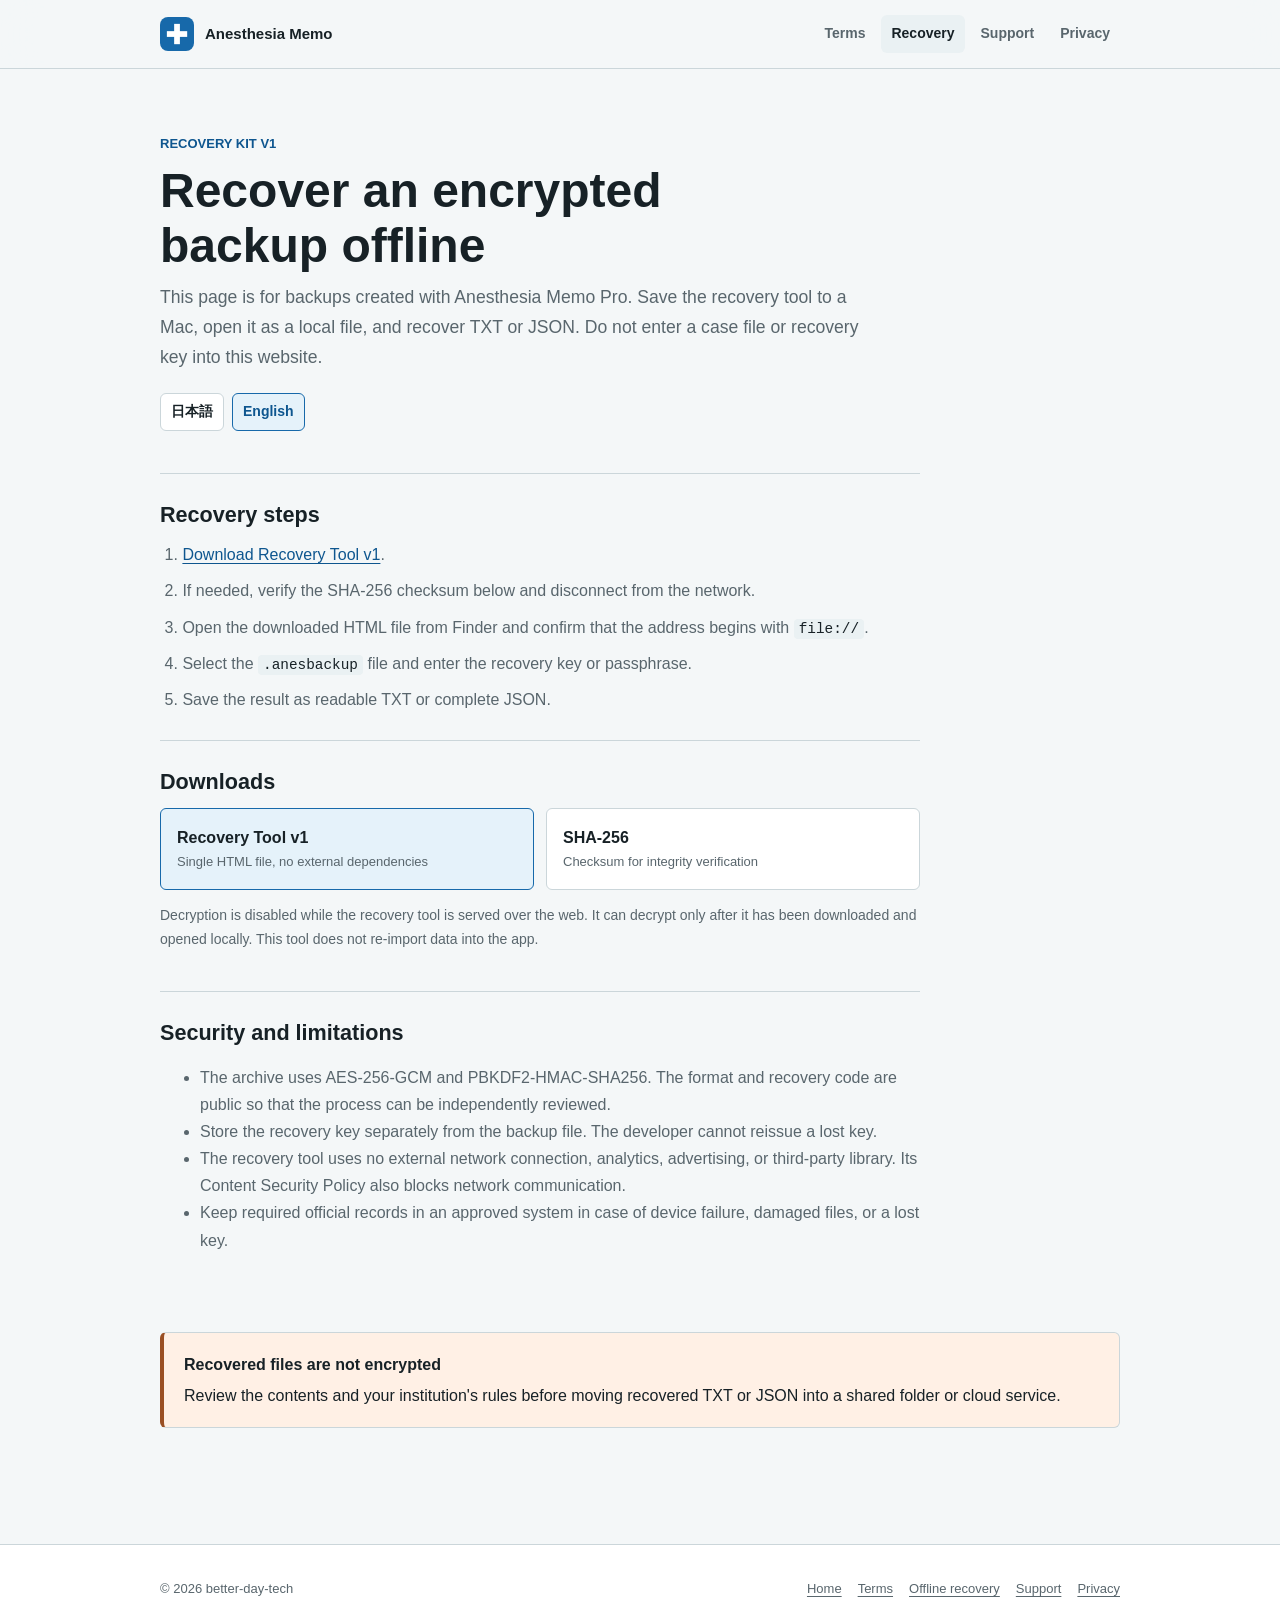
<file: en/recovery/index.html>
<!doctype html>
<html lang="en">
<head>
  <meta charset="utf-8">
  <meta name="viewport" content="width=device-width, initial-scale=1">
  <meta name="description" content="Fully offline recovery instructions for Anesthesia Memo Pro encrypted backups.">
  <meta name="referrer" content="no-referrer">
  <meta http-equiv="Content-Security-Policy" content="default-src 'self'; style-src 'self'; img-src 'self'; object-src 'none'; base-uri 'none'; form-action 'none'">
  <meta name="theme-color" content="#f4f7f8" media="(prefers-color-scheme: light)">
  <meta name="theme-color" content="#0f1518" media="(prefers-color-scheme: dark)">
  <meta property="og:title" content="Offline Recovery | Anesthesia Memo">
  <meta property="og:description" content="Fully offline recovery instructions for Anesthesia Memo Pro encrypted backups.">
  <meta property="og:type" content="website">
  <meta property="og:url" content="https://better-day-tech.github.io/anesthesia-sheet-support/en/recovery/">
  <link rel="canonical" href="https://better-day-tech.github.io/anesthesia-sheet-support/en/recovery/">
  <link rel="alternate" hreflang="ja" href="https://better-day-tech.github.io/anesthesia-sheet-support/recovery/">
  <link rel="alternate" hreflang="en" href="https://better-day-tech.github.io/anesthesia-sheet-support/en/recovery/">
  <link rel="alternate" hreflang="x-default" href="https://better-day-tech.github.io/anesthesia-sheet-support/recovery/">
  <link rel="icon" type="image/png" href="../../assets/app-icon.png">
  <link rel="stylesheet" href="../../assets/styles.css">
  <title>Offline Recovery | Anesthesia Memo</title>
</head>
<body>
<a class="skip-link" href="#main">Skip to main content</a>
<header class="site-header">
  <div class="header-inner">
    <a class="brand" href="../">
      <picture>
        <source srcset="../../assets/app-icon-dark.png" media="(prefers-color-scheme: dark)">
        <img src="../../assets/app-icon.png" alt="" width="34" height="34">
      </picture>
      <span>Anesthesia Memo</span>
    </a>
    <nav class="site-nav" aria-label="Main navigation">
      <a href="../terms/">Terms</a>
      <a href="./" aria-current="page">Recovery</a>
      <a href="../support/">Support</a>
      <a href="../privacy/">Privacy</a>
    </nav>
  </div>
</header>

<main id="main" class="content document-page">
  <header class="page-header">
    <p class="eyebrow">Recovery Kit v1</p>
    <h1>Recover an encrypted backup offline</h1>
    <p class="lead">This page is for backups created with Anesthesia Memo Pro. Save the recovery tool to a Mac, open it as a local file, and recover TXT or JSON. Do not enter a case file or recovery key into this website.</p>
    <nav class="language-links" aria-label="Language">
      <a href="../../recovery/" hreflang="ja" lang="ja">日本語</a>
      <a href="./" aria-current="page" lang="en">English</a>
    </nav>
  </header>

  <section class="document-section">
    <h2>Recovery steps</h2>
    <ol class="steps">
      <li><a href="../../downloads/AnesthesiaSheet-Recovery-v1.html" download>Download Recovery Tool v1</a>.</li>
      <li>If needed, verify the SHA-256 checksum below and disconnect from the network.</li>
      <li>Open the downloaded HTML file from Finder and confirm that the address begins with <code>file://</code>.</li>
      <li>Select the <code>.anesbackup</code> file and enter the recovery key or passphrase.</li>
      <li>Save the result as readable TXT or complete JSON.</li>
    </ol>
  </section>

  <section class="document-section">
    <h2>Downloads</h2>
    <div class="download-row">
      <a class="download-button" href="../../downloads/AnesthesiaSheet-Recovery-v1.html" download>
        Recovery Tool v1
        <span>Single HTML file, no external dependencies</span>
      </a>
      <a class="download-button secondary" href="../../downloads/SHA256SUMS.txt" download>
        SHA-256
        <span>Checksum for integrity verification</span>
      </a>
    </div>
    <p class="document-note">Decryption is disabled while the recovery tool is served over the web. It can decrypt only after it has been downloaded and opened locally. This tool does not re-import data into the app.</p>
  </section>

  <section class="document-section">
    <h2>Security and limitations</h2>
    <ul>
      <li>The archive uses AES-256-GCM and PBKDF2-HMAC-SHA256. The format and recovery code are public so that the process can be independently reviewed.</li>
      <li>Store the recovery key separately from the backup file. The developer cannot reissue a lost key.</li>
      <li>The recovery tool uses no external network connection, analytics, advertising, or third-party library. Its Content Security Policy also blocks network communication.</li>
      <li>Keep required official records in an approved system in case of device failure, damaged files, or a lost key.</li>
    </ul>
  </section>

  <aside class="notice" aria-label="Recovered file warning">
    <strong>Recovered files are not encrypted</strong>
    <p>Review the contents and your institution's rules before moving recovered TXT or JSON into a shared folder or cloud service.</p>
  </aside>
</main>

<footer class="site-footer">
  <div class="footer-inner">
    <span>© 2026 better-day-tech</span>
    <nav class="footer-links" aria-label="Footer navigation">
      <a href="../">Home</a>
      <a href="../terms/">Terms</a>
      <a href="../recovery/">Offline recovery</a>
      <a href="../support/">Support</a>
      <a href="../privacy/">Privacy</a>
    </nav>
  </div>
</footer>
</body>
</html>
</file>
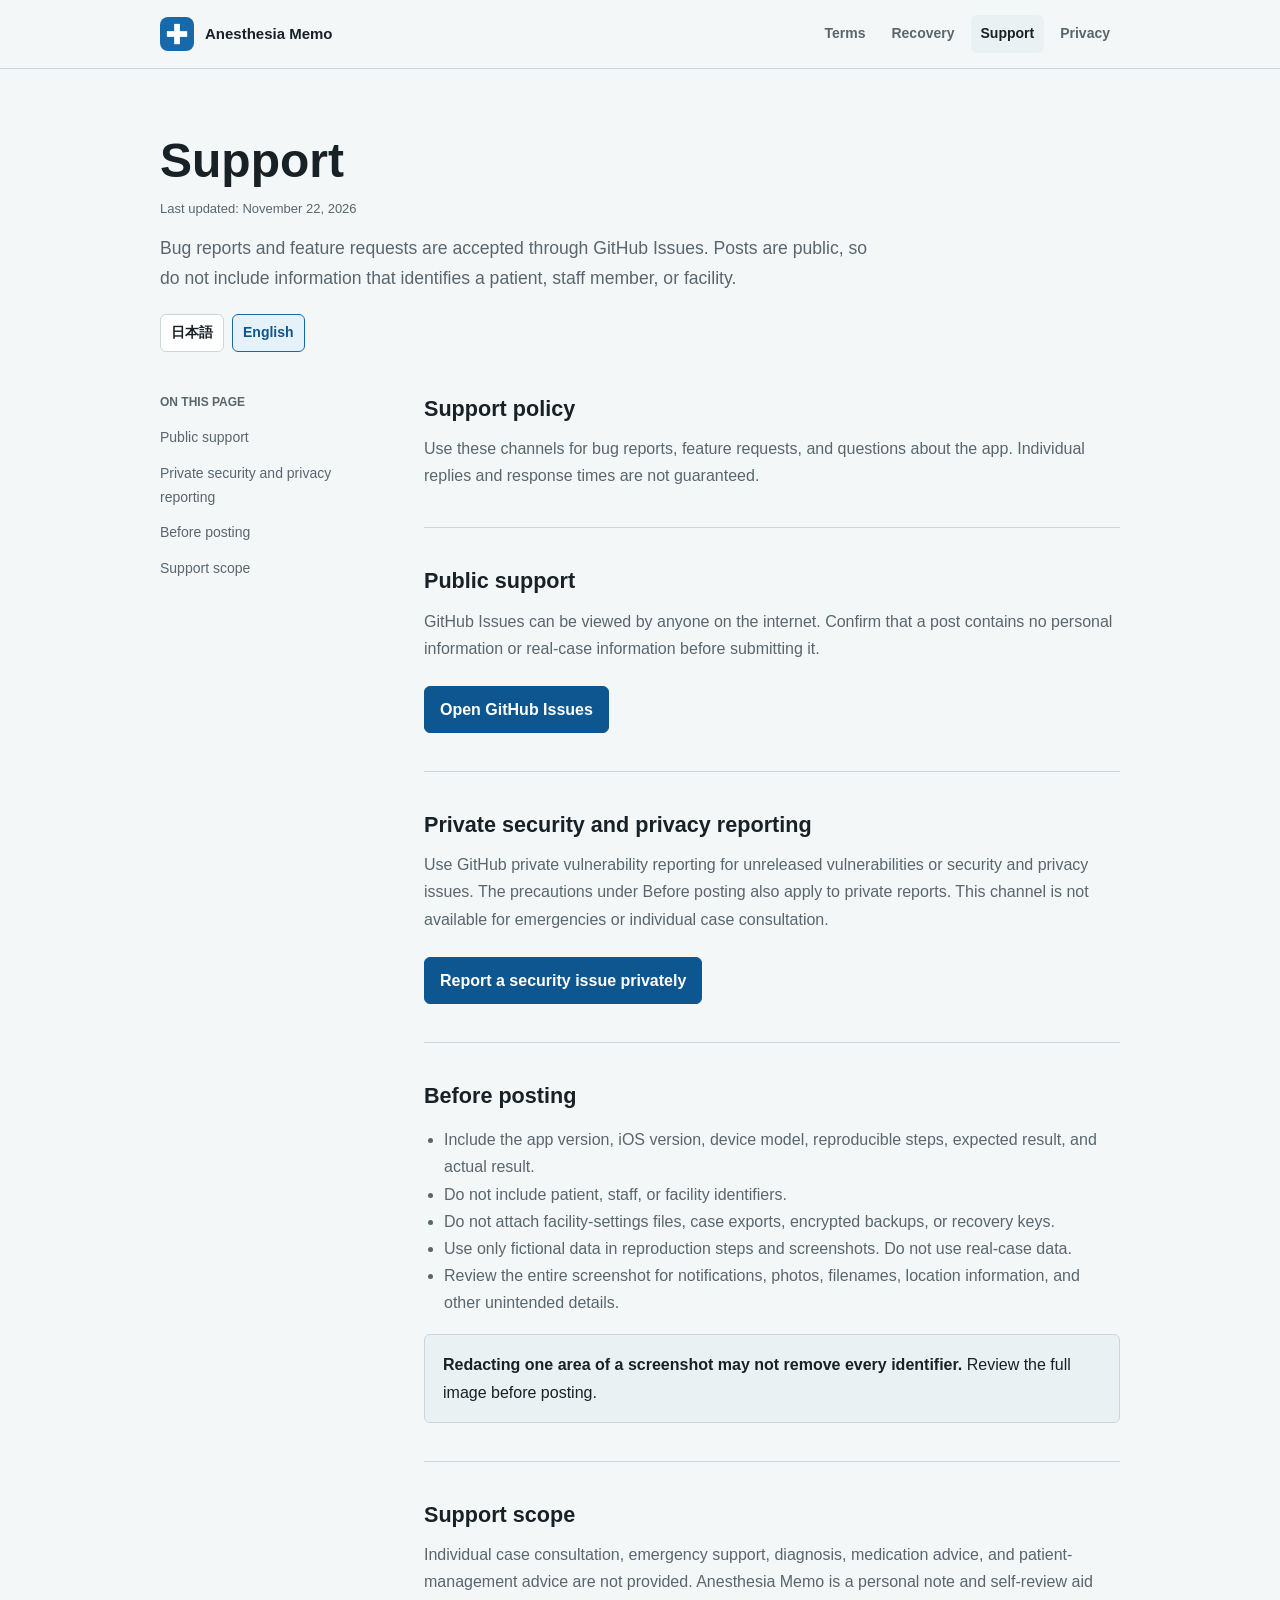
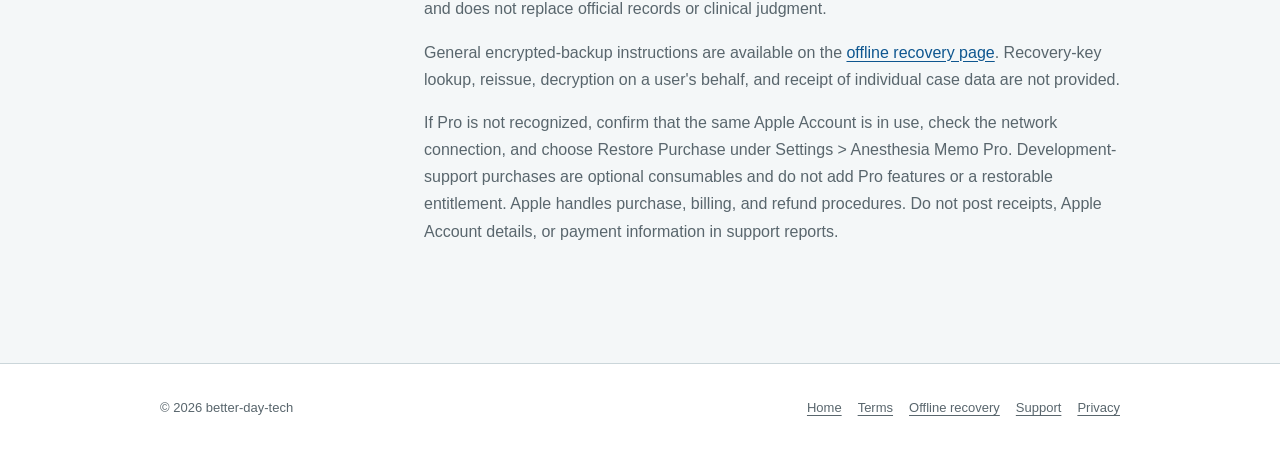
<file: en/support/index.html>
<!doctype html>
<html lang="en">
<head>
  <meta charset="utf-8">
  <meta name="viewport" content="width=device-width, initial-scale=1">
  <meta name="description" content="Anesthesia Memo support policy and channels for bug reports, feature requests, and private security reporting.">
  <meta name="referrer" content="no-referrer">
  <meta http-equiv="Content-Security-Policy" content="default-src 'self'; style-src 'self'; img-src 'self'; object-src 'none'; base-uri 'none'; form-action 'none'">
  <meta name="theme-color" content="#f4f7f8" media="(prefers-color-scheme: light)">
  <meta name="theme-color" content="#0f1518" media="(prefers-color-scheme: dark)">
  <meta property="og:title" content="Anesthesia Memo Support">
  <meta property="og:description" content="Bug reports, feature requests, and posting precautions">
  <meta property="og:type" content="website">
  <meta property="og:url" content="https://better-day-tech.github.io/anesthesia-sheet-support/en/support/">
  <link rel="canonical" href="https://better-day-tech.github.io/anesthesia-sheet-support/en/support/">
  <link rel="alternate" hreflang="ja" href="https://better-day-tech.github.io/anesthesia-sheet-support/support/">
  <link rel="alternate" hreflang="en" href="https://better-day-tech.github.io/anesthesia-sheet-support/en/support/">
  <link rel="alternate" hreflang="x-default" href="https://better-day-tech.github.io/anesthesia-sheet-support/support/">
  <link rel="icon" type="image/png" href="../../assets/app-icon.png">
  <link rel="stylesheet" href="../../assets/styles.css">
  <title>Support | Anesthesia Memo</title>
</head>
<body>
<a class="skip-link" href="#main">Skip to main content</a>
<header class="site-header">
  <div class="header-inner">
    <a class="brand" href="../">
      <picture>
        <source srcset="../../assets/app-icon-dark.png" media="(prefers-color-scheme: dark)">
        <img src="../../assets/app-icon.png" alt="" width="34" height="34">
      </picture>
      <span>Anesthesia Memo</span>
    </a>
    <nav class="site-nav" aria-label="Main navigation">
      <a href="../terms/">Terms</a>
      <a href="../recovery/">Recovery</a>
      <a href="./" aria-current="page">Support</a>
      <a href="../privacy/">Privacy</a>
    </nav>
  </div>
</header>

<main id="main" class="content">
  <header class="page-header">
    <h1>Support</h1>
    <div class="meta">Last updated: November 22, 2026</div>
    <p class="lead">Bug reports and feature requests are accepted through GitHub Issues. Posts are public, so do not include information that identifies a patient, staff member, or facility.</p>
    <nav class="language-links" aria-label="Language">
      <a href="../../support/" hreflang="ja" lang="ja">日本語</a>
      <a href="./" aria-current="page" lang="en">English</a>
    </nav>
  </header>

  <div class="page-layout">
    <aside class="toc" aria-label="On this page">
      <h2>On this page</h2>
      <nav>
        <a href="#contact">Public support</a>
        <a href="#private-reporting">Private security and privacy reporting</a>
        <a href="#before-posting">Before posting</a>
        <a href="#scope">Support scope</a>
      </nav>
    </aside>

    <article class="document">
      <section>
        <h2>Support policy</h2>
        <p>Use these channels for bug reports, feature requests, and questions about the app. Individual replies and response times are not guaranteed.</p>
      </section>

      <section id="contact">
        <h2>Public support</h2>
        <p>GitHub Issues can be viewed by anyone on the internet. Confirm that a post contains no personal information or real-case information before submitting it.</p>
        <a class="primary-link" href="https://github.com/better-day-tech/anesthesia-sheet-support/issues">Open GitHub Issues</a>
      </section>

      <section id="private-reporting">
        <h2>Private security and privacy reporting</h2>
        <p>Use GitHub private vulnerability reporting for unreleased vulnerabilities or security and privacy issues. The precautions under Before posting also apply to private reports. This channel is not available for emergencies or individual case consultation.</p>
        <a class="primary-link" href="https://github.com/better-day-tech/anesthesia-sheet-support/security/advisories/new">Report a security issue privately</a>
      </section>

      <section id="before-posting">
        <h2>Before posting</h2>
        <ul>
          <li>Include the app version, iOS version, device model, reproducible steps, expected result, and actual result.</li>
          <li>Do not include patient, staff, or facility identifiers.</li>
          <li>Do not attach facility-settings files, case exports, encrypted backups, or recovery keys.</li>
          <li>Use only fictional data in reproduction steps and screenshots. Do not use real-case data.</li>
          <li>Review the entire screenshot for notifications, photos, filenames, location information, and other unintended details.</li>
        </ul>
        <div class="privacy-box">
          <p><strong>Redacting one area of a screenshot may not remove every identifier.</strong> Review the full image before posting.</p>
        </div>
      </section>

      <section id="scope">
        <h2>Support scope</h2>
        <p>Individual case consultation, emergency support, diagnosis, medication advice, and patient-management advice are not provided. Anesthesia Memo is a personal note and self-review aid and does not replace official records or clinical judgment.</p>
        <p>General encrypted-backup instructions are available on the <a href="../recovery/">offline recovery page</a>. Recovery-key lookup, reissue, decryption on a user's behalf, and receipt of individual case data are not provided.</p>
        <p>If Pro is not recognized, confirm that the same Apple Account is in use, check the network connection, and choose Restore Purchase under Settings &gt; Anesthesia Memo Pro. Development-support purchases are optional consumables and do not add Pro features or a restorable entitlement. Apple handles purchase, billing, and refund procedures. Do not post receipts, Apple Account details, or payment information in support reports.</p>
      </section>
    </article>
  </div>
</main>

<footer class="site-footer">
  <div class="footer-inner">
    <span>© 2026 better-day-tech</span>
    <nav class="footer-links" aria-label="Footer navigation">
      <a href="../">Home</a>
      <a href="../terms/">Terms</a>
      <a href="../recovery/">Offline recovery</a>
      <a href="../support/">Support</a>
      <a href="../privacy/">Privacy</a>
    </nav>
  </div>
</footer>
</body>
</html>
</file>
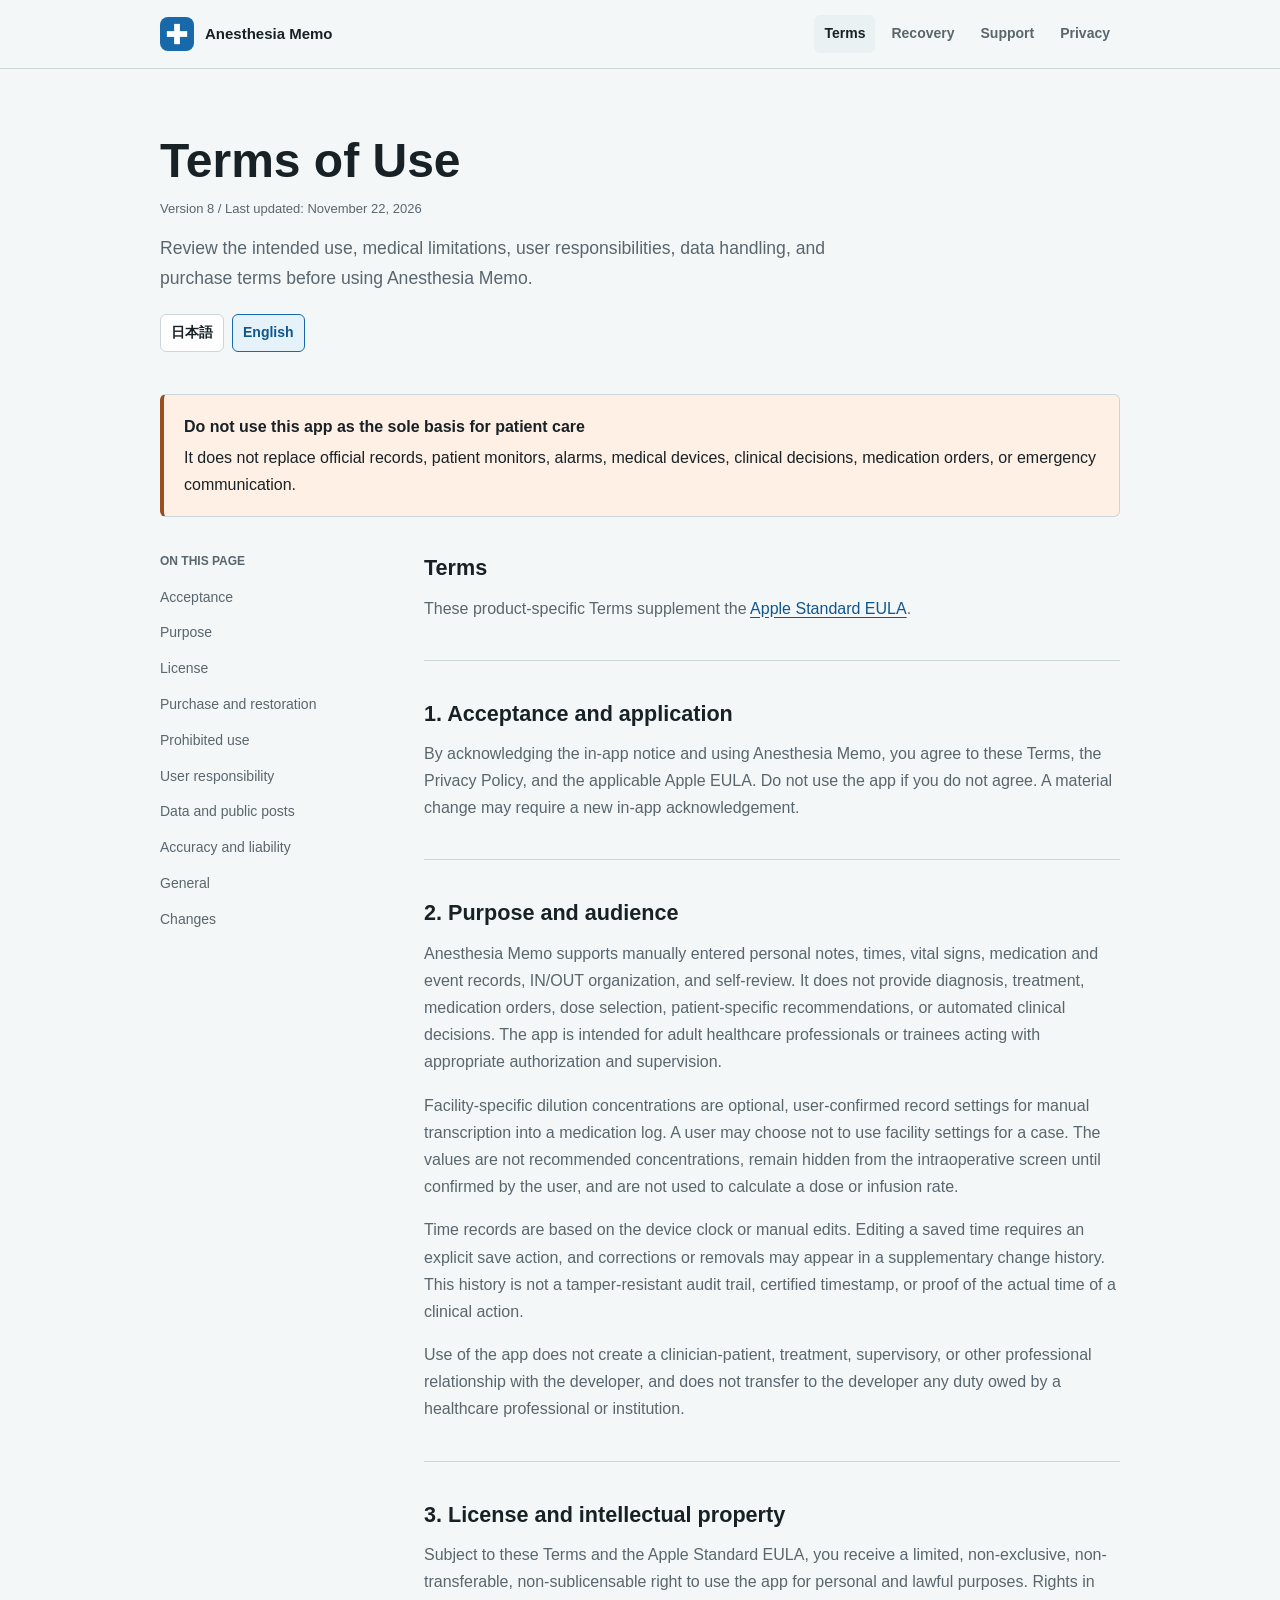
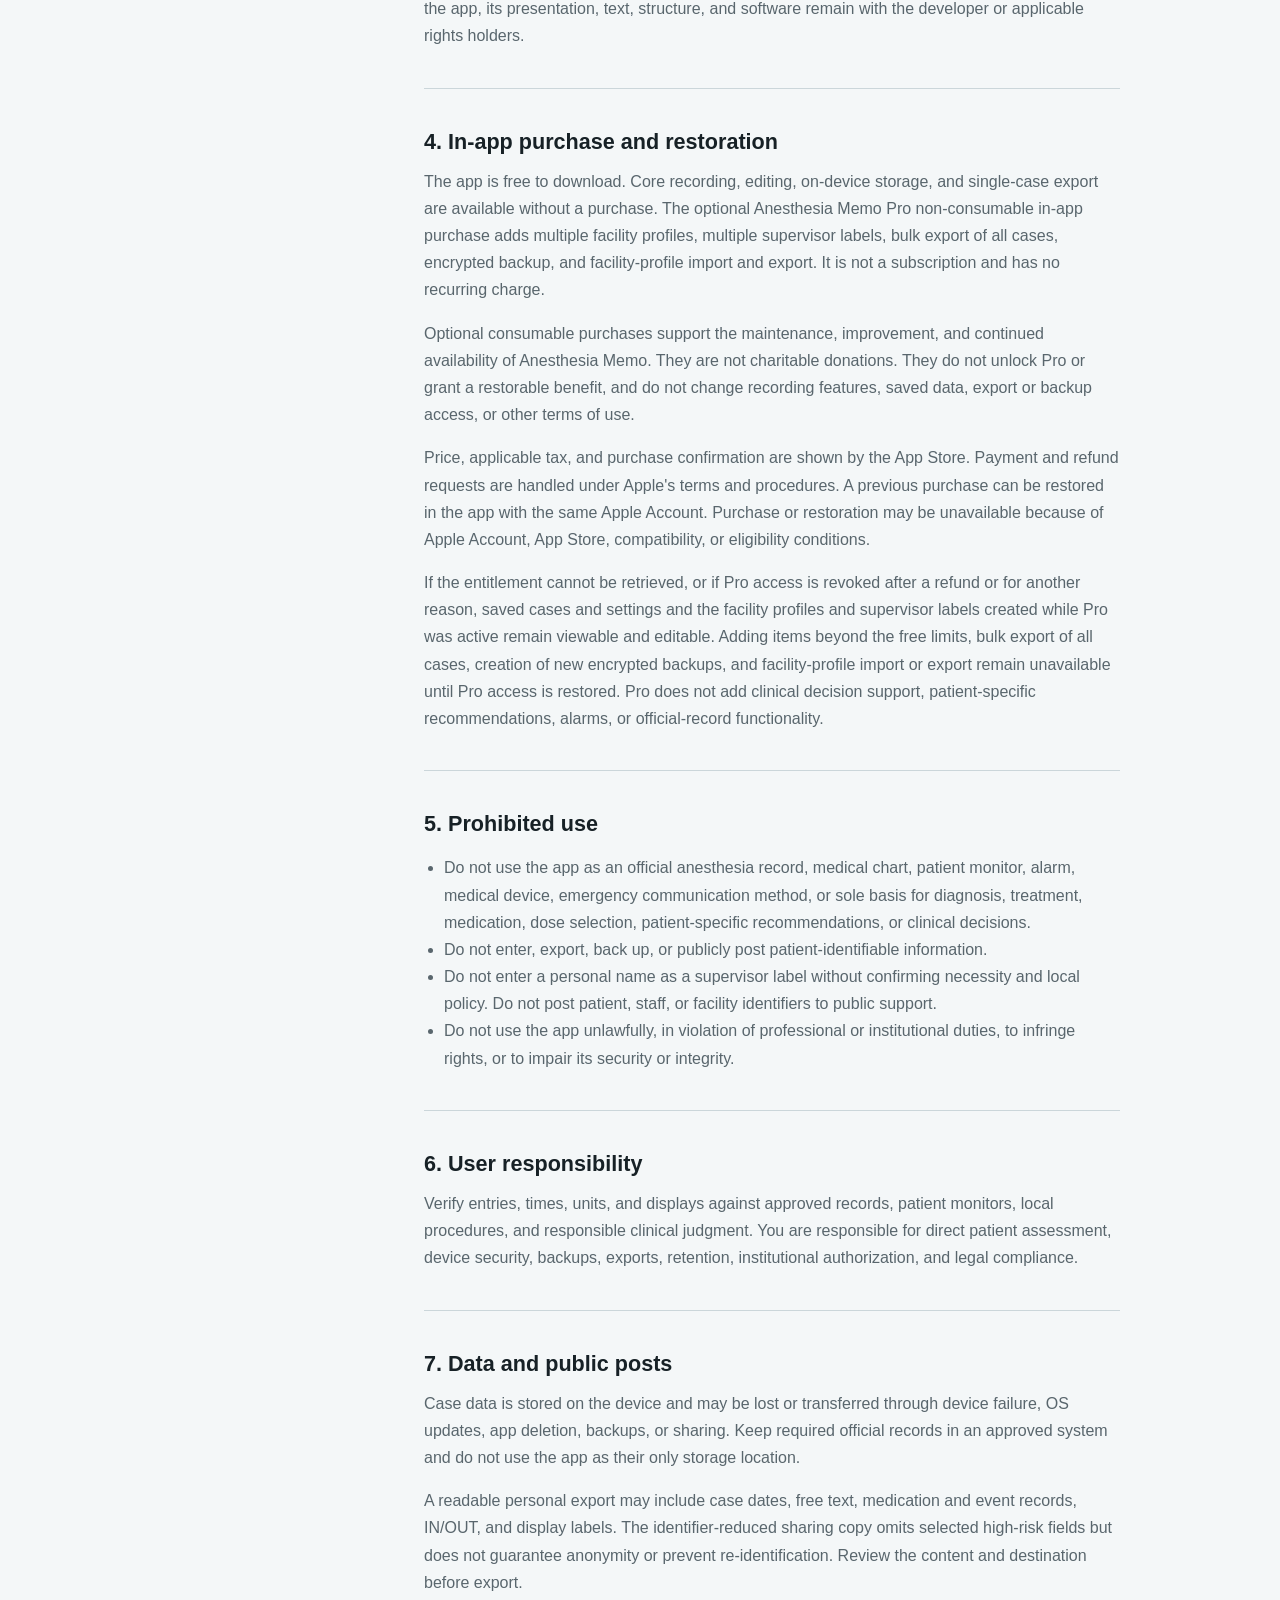
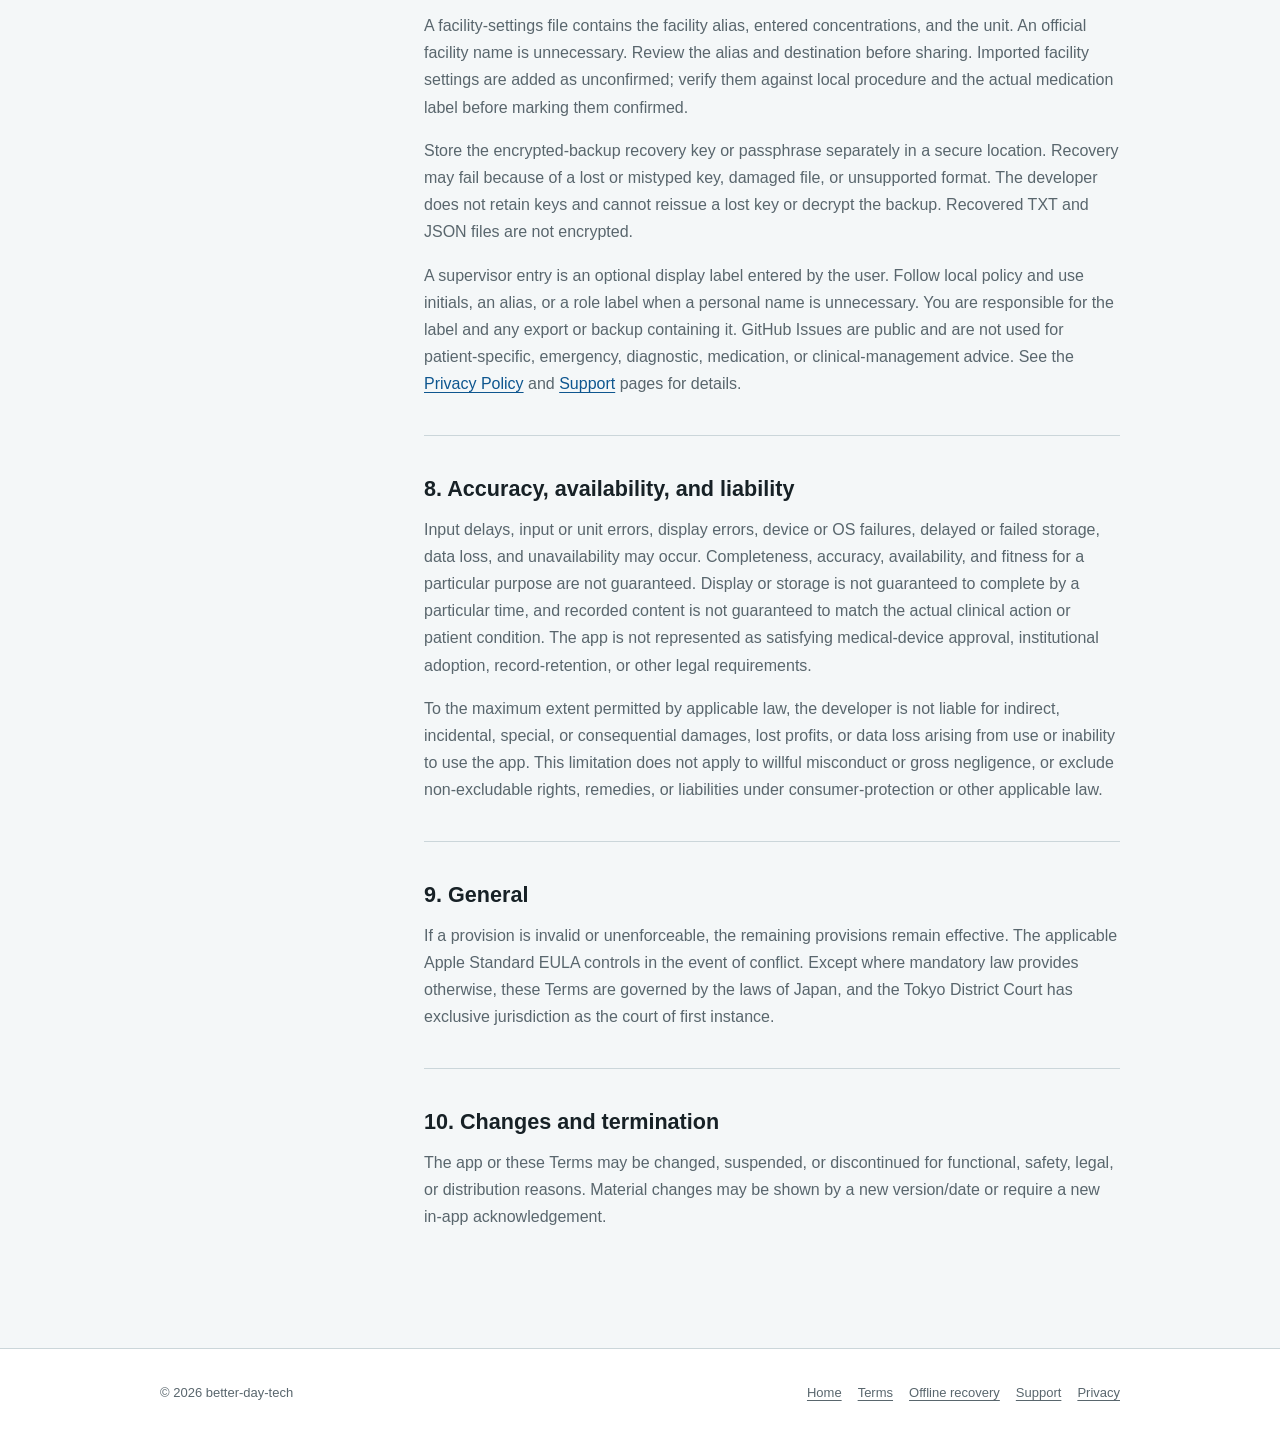
<file: en/terms/index.html>
<!doctype html>
<html lang="en">
<head>
  <meta charset="utf-8">
  <meta name="viewport" content="width=device-width, initial-scale=1">
  <meta name="description" content="Anesthesia Memo Terms of Use covering purpose, medical limitations, user responsibilities, purchases, data, and liability.">
  <meta name="referrer" content="no-referrer">
  <meta http-equiv="Content-Security-Policy" content="default-src 'self'; style-src 'self'; img-src 'self'; object-src 'none'; base-uri 'none'; form-action 'none'">
  <meta name="theme-color" content="#f4f7f8" media="(prefers-color-scheme: light)">
  <meta name="theme-color" content="#0f1518" media="(prefers-color-scheme: dark)">
  <meta property="og:title" content="Anesthesia Memo Terms of Use">
  <meta property="og:description" content="Purpose, medical limitations, user responsibilities, purchases, data, and liability">
  <meta property="og:type" content="website">
  <meta property="og:url" content="https://better-day-tech.github.io/anesthesia-sheet-support/en/terms/">
  <link rel="canonical" href="https://better-day-tech.github.io/anesthesia-sheet-support/en/terms/">
  <link rel="alternate" hreflang="ja" href="https://better-day-tech.github.io/anesthesia-sheet-support/terms/">
  <link rel="alternate" hreflang="en" href="https://better-day-tech.github.io/anesthesia-sheet-support/en/terms/">
  <link rel="alternate" hreflang="x-default" href="https://better-day-tech.github.io/anesthesia-sheet-support/terms/">
  <link rel="icon" type="image/png" href="../../assets/app-icon.png">
  <link rel="stylesheet" href="../../assets/styles.css">
  <title>Terms of Use | Anesthesia Memo</title>
</head>
<body>
<a class="skip-link" href="#main">Skip to main content</a>
<header class="site-header">
  <div class="header-inner">
    <a class="brand" href="../">
      <picture>
        <source srcset="../../assets/app-icon-dark.png" media="(prefers-color-scheme: dark)">
        <img src="../../assets/app-icon.png" alt="" width="34" height="34">
      </picture>
      <span>Anesthesia Memo</span>
    </a>
    <nav class="site-nav" aria-label="Main navigation">
      <a href="./" aria-current="page">Terms</a>
      <a href="../recovery/">Recovery</a>
      <a href="../support/">Support</a>
      <a href="../privacy/">Privacy</a>
    </nav>
  </div>
</header>

<main id="main" class="content">
  <header class="page-header">
    <h1>Terms of Use</h1>
    <div class="meta">Version 8 / Last updated: November 22, 2026</div>
    <p class="lead">Review the intended use, medical limitations, user responsibilities, data handling, and purchase terms before using Anesthesia Memo.</p>
    <nav class="language-links" aria-label="Language">
      <a href="../../terms/" hreflang="ja" lang="ja">日本語</a>
      <a href="./" aria-current="page" lang="en">English</a>
    </nav>
  </header>

  <aside class="notice" aria-label="Important limitations">
    <strong>Do not use this app as the sole basis for patient care</strong>
    <p>It does not replace official records, patient monitors, alarms, medical devices, clinical decisions, medication orders, or emergency communication.</p>
  </aside>
  <div class="page-layout">
    <aside class="toc" aria-label="On this page">
      <h2>On this page</h2>
      <nav>
        <a href="#acceptance">Acceptance</a>
        <a href="#purpose">Purpose</a>
        <a href="#license">License</a>
        <a href="#purchases">Purchase and restoration</a>
        <a href="#prohibited">Prohibited use</a>
        <a href="#responsibility">User responsibility</a>
        <a href="#data">Data and public posts</a>
        <a href="#availability">Accuracy and liability</a>
        <a href="#general">General</a>
        <a href="#changes">Changes</a>
      </nav>
    </aside>

    <article class="document">
      <section>
        <h2>Terms</h2>
        <p>These product-specific Terms supplement the <a href="https://www.apple.com/legal/internet-services/itunes/dev/stdeula/">Apple Standard EULA</a>.</p>
      </section>

      <section id="acceptance">
        <h2>1. Acceptance and application</h2>
        <p>By acknowledging the in-app notice and using Anesthesia Memo, you agree to these Terms, the Privacy Policy, and the applicable Apple EULA. Do not use the app if you do not agree. A material change may require a new in-app acknowledgement.</p>
      </section>

      <section id="purpose">
        <h2>2. Purpose and audience</h2>
        <p>Anesthesia Memo supports manually entered personal notes, times, vital signs, medication and event records, IN/OUT organization, and self-review. It does not provide diagnosis, treatment, medication orders, dose selection, patient-specific recommendations, or automated clinical decisions. The app is intended for adult healthcare professionals or trainees acting with appropriate authorization and supervision.</p>
        <p>Facility-specific dilution concentrations are optional, user-confirmed record settings for manual transcription into a medication log. A user may choose not to use facility settings for a case. The values are not recommended concentrations, remain hidden from the intraoperative screen until confirmed by the user, and are not used to calculate a dose or infusion rate.</p>
        <p>Time records are based on the device clock or manual edits. Editing a saved time requires an explicit save action, and corrections or removals may appear in a supplementary change history. This history is not a tamper-resistant audit trail, certified timestamp, or proof of the actual time of a clinical action.</p>
        <p>Use of the app does not create a clinician-patient, treatment, supervisory, or other professional relationship with the developer, and does not transfer to the developer any duty owed by a healthcare professional or institution.</p>
      </section>

      <section id="license">
        <h2>3. License and intellectual property</h2>
        <p>Subject to these Terms and the Apple Standard EULA, you receive a limited, non-exclusive, non-transferable, non-sublicensable right to use the app for personal and lawful purposes. Rights in the app, its presentation, text, structure, and software remain with the developer or applicable rights holders.</p>
      </section>

      <section id="purchases">
        <h2>4. In-app purchase and restoration</h2>
        <p>The app is free to download. Core recording, editing, on-device storage, and single-case export are available without a purchase. The optional Anesthesia Memo Pro non-consumable in-app purchase adds multiple facility profiles, multiple supervisor labels, bulk export of all cases, encrypted backup, and facility-profile import and export. It is not a subscription and has no recurring charge.</p>
        <p>Optional consumable purchases support the maintenance, improvement, and continued availability of Anesthesia Memo. They are not charitable donations. They do not unlock Pro or grant a restorable benefit, and do not change recording features, saved data, export or backup access, or other terms of use.</p>
        <p>Price, applicable tax, and purchase confirmation are shown by the App Store. Payment and refund requests are handled under Apple's terms and procedures. A previous purchase can be restored in the app with the same Apple Account. Purchase or restoration may be unavailable because of Apple Account, App Store, compatibility, or eligibility conditions.</p>
        <p>If the entitlement cannot be retrieved, or if Pro access is revoked after a refund or for another reason, saved cases and settings and the facility profiles and supervisor labels created while Pro was active remain viewable and editable. Adding items beyond the free limits, bulk export of all cases, creation of new encrypted backups, and facility-profile import or export remain unavailable until Pro access is restored. Pro does not add clinical decision support, patient-specific recommendations, alarms, or official-record functionality.</p>
      </section>

      <section id="prohibited">
        <h2>5. Prohibited use</h2>
        <ul>
          <li>Do not use the app as an official anesthesia record, medical chart, patient monitor, alarm, medical device, emergency communication method, or sole basis for diagnosis, treatment, medication, dose selection, patient-specific recommendations, or clinical decisions.</li>
          <li>Do not enter, export, back up, or publicly post patient-identifiable information.</li>
          <li>Do not enter a personal name as a supervisor label without confirming necessity and local policy. Do not post patient, staff, or facility identifiers to public support.</li>
          <li>Do not use the app unlawfully, in violation of professional or institutional duties, to infringe rights, or to impair its security or integrity.</li>
        </ul>
      </section>

      <section id="responsibility">
        <h2>6. User responsibility</h2>
        <p>Verify entries, times, units, and displays against approved records, patient monitors, local procedures, and responsible clinical judgment. You are responsible for direct patient assessment, device security, backups, exports, retention, institutional authorization, and legal compliance.</p>
      </section>

      <section id="data">
        <h2>7. Data and public posts</h2>
        <p>Case data is stored on the device and may be lost or transferred through device failure, OS updates, app deletion, backups, or sharing. Keep required official records in an approved system and do not use the app as their only storage location.</p>
        <p>A readable personal export may include case dates, free text, medication and event records, IN/OUT, and display labels. The identifier-reduced sharing copy omits selected high-risk fields but does not guarantee anonymity or prevent re-identification. Review the content and destination before export.</p>
        <p>A facility-settings file contains the facility alias, entered concentrations, and the unit. An official facility name is unnecessary. Review the alias and destination before sharing. Imported facility settings are added as unconfirmed; verify them against local procedure and the actual medication label before marking them confirmed.</p>
        <p>Store the encrypted-backup recovery key or passphrase separately in a secure location. Recovery may fail because of a lost or mistyped key, damaged file, or unsupported format. The developer does not retain keys and cannot reissue a lost key or decrypt the backup. Recovered TXT and JSON files are not encrypted.</p>
        <p>A supervisor entry is an optional display label entered by the user. Follow local policy and use initials, an alias, or a role label when a personal name is unnecessary. You are responsible for the label and any export or backup containing it. GitHub Issues are public and are not used for patient-specific, emergency, diagnostic, medication, or clinical-management advice. See the <a href="../privacy/">Privacy Policy</a> and <a href="../support/">Support</a> pages for details.</p>
      </section>

      <section id="availability">
        <h2>8. Accuracy, availability, and liability</h2>
        <p>Input delays, input or unit errors, display errors, device or OS failures, delayed or failed storage, data loss, and unavailability may occur. Completeness, accuracy, availability, and fitness for a particular purpose are not guaranteed. Display or storage is not guaranteed to complete by a particular time, and recorded content is not guaranteed to match the actual clinical action or patient condition. The app is not represented as satisfying medical-device approval, institutional adoption, record-retention, or other legal requirements.</p>
        <p>To the maximum extent permitted by applicable law, the developer is not liable for indirect, incidental, special, or consequential damages, lost profits, or data loss arising from use or inability to use the app. This limitation does not apply to willful misconduct or gross negligence, or exclude non-excludable rights, remedies, or liabilities under consumer-protection or other applicable law.</p>
      </section>

      <section id="general">
        <h2>9. General</h2>
        <p>If a provision is invalid or unenforceable, the remaining provisions remain effective. The applicable Apple Standard EULA controls in the event of conflict. Except where mandatory law provides otherwise, these Terms are governed by the laws of Japan, and the Tokyo District Court has exclusive jurisdiction as the court of first instance.</p>
      </section>

      <section id="changes">
        <h2>10. Changes and termination</h2>
        <p>The app or these Terms may be changed, suspended, or discontinued for functional, safety, legal, or distribution reasons. Material changes may be shown by a new version/date or require a new in-app acknowledgement.</p>
      </section>
    </article>
  </div>
</main>

<footer class="site-footer">
  <div class="footer-inner">
    <span>© 2026 better-day-tech</span>
    <nav class="footer-links" aria-label="Footer navigation">
      <a href="../">Home</a>
      <a href="../terms/">Terms</a>
      <a href="../recovery/">Offline recovery</a>
      <a href="../support/">Support</a>
      <a href="../privacy/">Privacy</a>
    </nav>
  </div>
</footer>
</body>
</html>
</file>
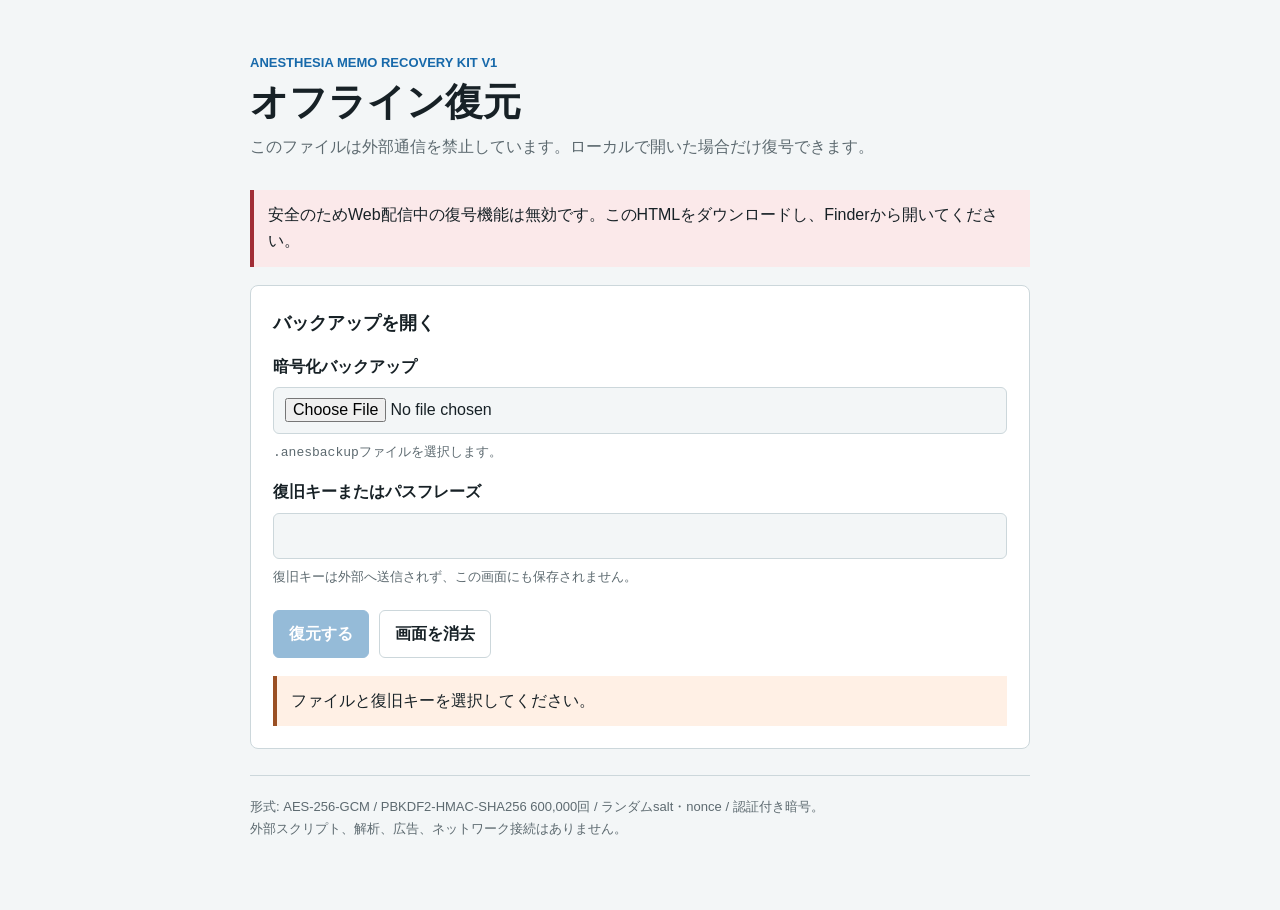
<file: downloads/AnesthesiaSheet-Recovery-v1.html>
<!doctype html>
<html lang="ja">
<head>
  <meta charset="utf-8">
  <meta name="viewport" content="width=device-width, initial-scale=1">
  <meta name="referrer" content="no-referrer">
  <meta http-equiv="Content-Security-Policy" content="default-src 'none'; style-src 'unsafe-inline'; script-src 'unsafe-inline'; connect-src 'none'; img-src data:; object-src 'none'; media-src 'none'; font-src 'none'; frame-src 'none'; worker-src 'none'; base-uri 'none'; form-action 'none'">
  <title>Anesthesia Memo Offline Recovery v1</title>
  <style>
    :root {
      color-scheme: light dark;
      --bg: #f3f6f7;
      --surface: #ffffff;
      --text: #172126;
      --muted: #5d6a70;
      --line: #ccd7db;
      --accent: #1769aa;
      --accent-text: #ffffff;
      --warning: #9a4f23;
      --warning-bg: #fff0e5;
      --good: #237a57;
      --good-bg: #e5f4ed;
      --danger: #a12d36;
      --danger-bg: #fbe9ea;
    }
    @media (prefers-color-scheme: dark) {
      :root {
        --bg: #0f1518;
        --surface: #171f23;
        --text: #f1f5f6;
        --muted: #b3c0c5;
        --line: #3a494f;
        --accent: #79bff0;
        --accent-text: #07151e;
        --warning: #f2ad7a;
        --warning-bg: #452b20;
        --good: #73d2aa;
        --good-bg: #173c30;
        --danger: #ff9da4;
        --danger-bg: #482328;
      }
    }
    * { box-sizing: border-box; }
    body {
      margin: 0;
      background: var(--bg);
      color: var(--text);
      font-family: -apple-system, BlinkMacSystemFont, "Hiragino Sans", "Yu Gothic", sans-serif;
      font-size: 16px;
      line-height: 1.65;
    }
    main { width: min(100% - 32px, 780px); margin: 0 auto; padding: 52px 0 72px; }
    header { margin-bottom: 30px; }
    h1 { margin: 0 0 8px; font-size: clamp(1.7rem, 6vw, 2.35rem); line-height: 1.2; letter-spacing: 0; }
    h2 { margin: 0 0 16px; font-size: 1.15rem; letter-spacing: 0; }
    p { margin: 0; color: var(--muted); }
    .version { margin-bottom: 7px; color: var(--accent); font-size: 13px; font-weight: 700; text-transform: uppercase; }
    .panel { margin-top: 18px; padding: 22px; border: 1px solid var(--line); border-radius: 8px; background: var(--surface); }
    .field { display: grid; gap: 7px; margin-top: 16px; }
    .field:first-of-type { margin-top: 0; }
    label { font-weight: 700; }
    input[type="file"], input[type="password"] {
      width: 100%;
      min-height: 46px;
      padding: 9px 11px;
      border: 1px solid var(--line);
      border-radius: 6px;
      background: var(--bg);
      color: var(--text);
      font: inherit;
    }
    input:focus-visible, button:focus-visible { outline: 3px solid #f2a900; outline-offset: 2px; }
    .hint { font-size: 13px; }
    .actions { display: flex; flex-wrap: wrap; gap: 10px; margin-top: 22px; }
    button {
      min-height: 44px;
      padding: 10px 15px;
      border: 1px solid var(--line);
      border-radius: 6px;
      background: var(--surface);
      color: var(--text);
      font: inherit;
      font-weight: 700;
      cursor: pointer;
    }
    button.primary { border-color: var(--accent); background: var(--accent); color: var(--accent-text); }
    button:disabled { cursor: not-allowed; opacity: 0.45; }
    .status { margin-top: 18px; padding: 12px 14px; border-left: 4px solid var(--warning); background: var(--warning-bg); color: var(--text); }
    .status.good { border-left-color: var(--good); background: var(--good-bg); }
    .status.error { border-left-color: var(--danger); background: var(--danger-bg); }
    .output { display: none; }
    .output.visible { display: block; }
    pre {
      max-height: 430px;
      overflow: auto;
      margin: 0;
      padding: 14px;
      border: 1px solid var(--line);
      border-radius: 6px;
      background: var(--bg);
      color: var(--text);
      font: 12px/1.55 ui-monospace, SFMono-Regular, Menlo, monospace;
      white-space: pre-wrap;
      overflow-wrap: anywhere;
    }
    .security { margin-top: 26px; padding-top: 20px; border-top: 1px solid var(--line); font-size: 13px; }
    code { font-family: ui-monospace, SFMono-Regular, Menlo, monospace; }
    @media (max-width: 520px) { main { width: min(100% - 24px, 780px); padding-top: 30px; } .panel { padding: 17px; } .actions button { width: 100%; } }
  </style>
</head>
<body>
<main>
  <header>
    <p class="version">Anesthesia Memo Recovery Kit v1</p>
    <h1>オフライン復元</h1>
    <p>このファイルは外部通信を禁止しています。ローカルで開いた場合だけ復号できます。</p>
  </header>

  <div id="location-status" class="status" role="status"></div>

  <section class="panel" aria-labelledby="restore-title">
    <h2 id="restore-title">バックアップを開く</h2>
    <div class="field">
      <label for="archive">暗号化バックアップ</label>
      <input id="archive" type="file" accept=".anesbackup,application/json">
      <p class="hint"><code>.anesbackup</code>ファイルを選択します。</p>
    </div>
    <div class="field">
      <label for="secret">復旧キーまたはパスフレーズ</label>
      <input id="secret" type="password" inputmode="text" autocomplete="off" spellcheck="false">
      <p class="hint">復旧キーは外部へ送信されず、この画面にも保存されません。</p>
    </div>
    <div class="actions">
      <button id="decrypt" class="primary" type="button">復元する</button>
      <button id="clear" type="button">画面を消去</button>
    </div>
    <div id="operation-status" class="status" role="status" aria-live="polite">ファイルと復旧キーを選択してください。</div>
  </section>

  <section id="output" class="panel output" aria-labelledby="output-title">
    <h2 id="output-title">復元結果</h2>
    <pre id="readable"></pre>
    <div class="actions">
      <button id="download-text" class="primary" type="button">読み取り用TXTを保存</button>
      <button id="download-json" type="button">完全JSONを保存</button>
    </div>
    <p class="hint">保存後のTXT・JSONは暗号化されていません。取り扱いに注意してください。</p>
  </section>

  <p class="security">形式: AES-256-GCM / PBKDF2-HMAC-SHA256 600,000回 / ランダムsalt・nonce / 認証付き暗号。<br>外部スクリプト、解析、広告、ネットワーク接続はありません。</p>
</main>

<script>
(() => {
  "use strict";

  const EXPECTED = Object.freeze({
    format: "AnesthesiaSheetEncryptedArchive",
    version: 1,
    cipher: "AES-256-GCM",
    kdf: "PBKDF2-HMAC-SHA256",
    iterations: 600000,
    portableFormat: "AnesthesiaSheetPortableArchive"
  });
  const AAD = `${EXPECTED.format}|${EXPECTED.version}|${EXPECTED.cipher}|${EXPECTED.kdf}|${EXPECTED.iterations}`;
  const isLocalFile = window.location.protocol === "file:";
  const elements = {
    location: document.getElementById("location-status"),
    archive: document.getElementById("archive"),
    secret: document.getElementById("secret"),
    decrypt: document.getElementById("decrypt"),
    clear: document.getElementById("clear"),
    operation: document.getElementById("operation-status"),
    output: document.getElementById("output"),
    readable: document.getElementById("readable"),
    text: document.getElementById("download-text"),
    json: document.getElementById("download-json")
  };
  let restoredArchive = null;

  if (isLocalFile) {
    elements.location.textContent = "ローカルファイルとして開いています。復号機能を利用できます。";
    elements.location.className = "status good";
  } else {
    elements.location.textContent = "安全のためWeb配信中の復号機能は無効です。このHTMLをダウンロードし、Finderから開いてください。";
    elements.location.className = "status error";
    elements.decrypt.disabled = true;
  }

  function fromBase64(value) {
    const binary = atob(value);
    const bytes = new Uint8Array(binary.length);
    for (let i = 0; i < binary.length; i += 1) bytes[i] = binary.charCodeAt(i);
    return bytes;
  }

  function combine(left, right) {
    const combined = new Uint8Array(left.length + right.length);
    combined.set(left, 0);
    combined.set(right, left.length);
    return combined;
  }

  function validateEnvelope(envelope) {
    if (!envelope || envelope.format !== EXPECTED.format || envelope.version !== EXPECTED.version ||
        envelope.cipher !== EXPECTED.cipher || envelope.kdf !== EXPECTED.kdf ||
        envelope.iterations !== EXPECTED.iterations) {
      throw new Error("対応していない、または破損したバックアップ形式です。");
    }
    for (const field of ["salt", "nonce", "ciphertext", "tag"]) {
      if (typeof envelope[field] !== "string" || envelope[field].length === 0) {
        throw new Error("バックアップに必要な暗号情報がありません。");
      }
    }
  }

  async function decryptArchive(envelope, passphrase) {
    validateEnvelope(envelope);
    const normalized = passphrase.trim().normalize("NFKC");
    if (normalized.length < 12) throw new Error("復旧キーまたはパスフレーズが短すぎます。");
    if (!window.crypto || !window.crypto.subtle) throw new Error("このブラウザはWeb Cryptoに対応していません。");

    const encoder = new TextEncoder();
    const material = await crypto.subtle.importKey(
      "raw",
      encoder.encode(normalized),
      "PBKDF2",
      false,
      ["deriveKey"]
    );
    const key = await crypto.subtle.deriveKey(
      { name: "PBKDF2", salt: fromBase64(envelope.salt), iterations: envelope.iterations, hash: "SHA-256" },
      material,
      { name: "AES-GCM", length: 256 },
      false,
      ["decrypt"]
    );
    const plaintext = await crypto.subtle.decrypt(
      {
        name: "AES-GCM",
        iv: fromBase64(envelope.nonce),
        additionalData: encoder.encode(AAD),
        tagLength: 128
      },
      key,
      combine(fromBase64(envelope.ciphertext), fromBase64(envelope.tag))
    );
    const archive = JSON.parse(new TextDecoder().decode(plaintext));
    if (archive.format !== EXPECTED.portableFormat || archive.version !== EXPECTED.version ||
        !Array.isArray(archive.cases) || typeof archive.readableText !== "string") {
      throw new Error("復号後のデータ形式を検証できませんでした。");
    }
    return archive;
  }

  function setOperation(message, kind = "") {
    elements.operation.textContent = message;
    elements.operation.className = `status ${kind}`.trim();
  }

  function download(content, type, filename) {
    const url = URL.createObjectURL(new Blob([content], { type }));
    const link = document.createElement("a");
    link.href = url;
    link.download = filename;
    link.click();
    setTimeout(() => URL.revokeObjectURL(url), 1000);
  }

  elements.decrypt.addEventListener("click", async () => {
    const file = elements.archive.files[0];
    const passphrase = elements.secret.value;
    if (!isLocalFile || !file || !passphrase) {
      setOperation("バックアップファイルと復旧キーを入力してください。", "error");
      return;
    }
    elements.decrypt.disabled = true;
    setOperation("復号と整合性確認を実行しています…");
    try {
      const envelope = JSON.parse(await file.text());
      restoredArchive = await decryptArchive(envelope, passphrase);
      elements.readable.textContent = restoredArchive.readableText;
      elements.output.classList.add("visible");
      setOperation(`復元しました。${restoredArchive.cases.length}件の症例が含まれています。`, "good");
      elements.secret.value = "";
    } catch (error) {
      restoredArchive = null;
      elements.output.classList.remove("visible");
      setOperation("復元できませんでした。鍵、ファイル、形式を確認してください。詳細: " + error.message, "error");
    } finally {
      elements.decrypt.disabled = !isLocalFile;
    }
  });

  elements.clear.addEventListener("click", () => {
    restoredArchive = null;
    elements.archive.value = "";
    elements.secret.value = "";
    elements.readable.textContent = "";
    elements.output.classList.remove("visible");
    setOperation("ファイルと復旧キーを選択してください。");
  });

  elements.text.addEventListener("click", () => {
    if (restoredArchive) download(restoredArchive.readableText, "text/plain;charset=utf-8", "AnesthesiaMemo-Recovered.txt");
  });
  elements.json.addEventListener("click", () => {
    if (restoredArchive) download(JSON.stringify(restoredArchive, null, 2), "application/json", "AnesthesiaMemo-Recovered.json");
  });
})();
</script>
</body>
</html>
</file>
<file: assets/styles.css>
:root {
  color-scheme: light dark;
  --background: #f4f7f8;
  --surface: #ffffff;
  --surface-muted: #eaf1f3;
  --text: #172126;
  --text-muted: #59666d;
  --border: #cbd6da;
  --accent: #1769aa;
  --accent-strong: #0e568f;
  --accent-soft: #e5f2fa;
  --success: #237a57;
  --success-soft: #e5f4ed;
  --warning: #9a4f23;
  --warning-soft: #fff0e5;
  --focus: #f2a900;
  --shadow: 0 12px 30px rgb(23 33 38 / 8%);
}

@media (prefers-color-scheme: dark) {
  :root {
    --background: #0f1518;
    --surface: #171f23;
    --surface-muted: #202b30;
    --text: #f1f5f6;
    --text-muted: #b3c0c5;
    --border: #38474d;
    --accent: #79bff0;
    --accent-strong: #a5d6f7;
    --accent-soft: #17364a;
    --success: #73d2aa;
    --success-soft: #173c30;
    --warning: #f2ad7a;
    --warning-soft: #452b20;
    --focus: #ffd166;
    --shadow: 0 16px 34px rgb(0 0 0 / 24%);
  }
}

* {
  box-sizing: border-box;
}

html {
  scroll-behavior: smooth;
}

body {
  margin: 0;
  background: var(--background);
  color: var(--text);
  font-family: -apple-system, BlinkMacSystemFont, "Hiragino Sans", "Yu Gothic", sans-serif;
  font-size: 16px;
  line-height: 1.7;
}

a {
  color: var(--accent-strong);
  text-underline-offset: 0.2em;
}

a:hover {
  text-decoration-thickness: 2px;
}

a:focus-visible,
summary:focus-visible {
  outline: 3px solid var(--focus);
  outline-offset: 3px;
  border-radius: 4px;
}

.skip-link {
  position: fixed;
  z-index: 100;
  top: 10px;
  left: 10px;
  padding: 8px 12px;
  background: var(--text);
  color: var(--surface);
  transform: translateY(-160%);
}

.skip-link:focus {
  transform: translateY(0);
}

.site-header {
  position: sticky;
  z-index: 20;
  top: 0;
  border-bottom: 1px solid var(--border);
  background: color-mix(in srgb, var(--background) 92%, transparent);
  backdrop-filter: blur(18px);
}

.header-inner,
.content,
.footer-inner {
  width: min(100% - 40px, 960px);
  margin-inline: auto;
}

.header-inner {
  min-height: 68px;
  display: flex;
  align-items: center;
  justify-content: space-between;
  gap: 24px;
}

.brand {
  display: inline-flex;
  align-items: center;
  gap: 11px;
  color: var(--text);
  font-size: 15px;
  font-weight: 700;
  text-decoration: none;
}

.brand picture,
.brand img {
  display: block;
  width: 34px;
  height: 34px;
}

.brand img {
  border-radius: 8px;
}

.site-nav {
  display: flex;
  align-items: center;
  gap: 6px;
}

.site-nav a {
  padding: 7px 10px;
  border-radius: 6px;
  color: var(--text-muted);
  font-size: 14px;
  font-weight: 600;
  white-space: nowrap;
  text-decoration: none;
}

.site-nav a:hover,
.site-nav a[aria-current="page"] {
  background: var(--surface-muted);
  color: var(--text);
}

.content {
  padding-block: 64px 80px;
}

.product-home {
  background:
    linear-gradient(180deg, color-mix(in srgb, var(--accent-soft) 30%, transparent), transparent 420px),
    var(--background);
}

.product-home .header-inner,
.product-home .content,
.product-home .footer-inner {
  width: min(100% - 40px, 1180px);
}

.product-home .site-nav {
  flex-wrap: wrap;
  justify-content: flex-end;
}

.home-content {
  padding-block: 34px 88px;
}

.product-hero {
  display: grid;
  grid-template-columns: minmax(0, 0.9fr) minmax(420px, 1.1fr);
  gap: 54px;
  align-items: center;
  min-height: min(720px, calc(100svh - 220px));
  padding-block: 18px 32px;
}

.hero-copy {
  min-width: 0;
}

.hero-brand-lockup {
  display: inline-flex;
  align-items: center;
  gap: 16px;
  margin-bottom: 28px;
}

.hero-brand-lockup picture,
.hero-brand-lockup img {
  display: block;
  width: 68px;
  height: 68px;
}

.hero-brand-lockup img {
  border-radius: 8px;
  box-shadow: var(--shadow);
}

.hero-brand-lockup strong,
.hero-brand-lockup small {
  display: block;
}

.hero-brand-lockup strong {
  color: var(--text);
  font-size: 1.35rem;
  line-height: 1.2;
}

.hero-brand-lockup small {
  margin-top: 2px;
  color: var(--text-muted);
  font-size: 0.86rem;
}

.product-hero h1 {
  max-width: 620px;
  margin-bottom: 18px;
  color: var(--text);
  font-size: 3.15rem;
  line-height: 1.12;
  letter-spacing: 0;
}

.product-hero .lead {
  max-width: 630px;
  font-size: 1.12rem;
}

.hero-actions {
  display: flex;
  flex-wrap: wrap;
  gap: 12px;
  margin-top: 30px;
}

.hero-actions .primary-link {
  margin-top: 0;
}

.secondary-link {
  display: inline-flex;
  align-items: center;
  justify-content: center;
  min-height: 44px;
  padding: 9px 15px;
  border: 1px solid var(--border);
  border-radius: 6px;
  background: var(--surface);
  color: var(--text);
  font-weight: 700;
  text-decoration: none;
}

.secondary-link:hover {
  border-color: var(--accent);
  background: var(--accent-soft);
}

.hero-proof {
  display: grid;
  gap: 10px;
  margin: 28px 0 0;
  padding: 0;
  list-style: none;
}

.hero-proof li {
  position: relative;
  padding-left: 28px;
  color: var(--text);
  font-weight: 650;
}

.hero-proof li::before {
  content: "";
  position: absolute;
  top: 0.62em;
  left: 0;
  width: 12px;
  height: 12px;
  border-radius: 50%;
  background: var(--success);
  box-shadow: inset 0 0 0 3px var(--success-soft);
}

.device-showcase {
  position: relative;
  min-height: 470px;
}

.phone-frame,
.tablet-frame {
  position: absolute;
  border: 8px solid #15191d;
  background: #15191d;
  box-shadow: 0 28px 60px rgb(23 33 38 / 18%);
}

.phone-frame {
  z-index: 2;
  left: 0;
  bottom: 24px;
  width: 205px;
  border-radius: 28px;
}

.tablet-frame {
  right: 0;
  top: 6px;
  width: min(100%, 560px);
  border-radius: 24px;
}

.mock-screen {
  overflow: hidden;
  border: 1px solid color-mix(in srgb, var(--border) 80%, white);
  border-radius: 20px;
  background: var(--surface);
}

.phone-frame .mock-screen {
  min-height: 390px;
}

.tablet-frame .mock-screen {
  min-height: 392px;
  border-radius: 16px;
}

.mock-bar {
  display: flex;
  align-items: center;
  justify-content: space-between;
  gap: 12px;
  min-height: 48px;
  padding: 12px 16px;
  border-bottom: 1px solid var(--border);
  color: var(--text);
  font-size: 13px;
  font-weight: 700;
}

.mock-bar strong {
  color: var(--accent);
  font-size: 11px;
  letter-spacing: 0;
}

.case-list {
  margin: 0;
  padding: 14px 15px;
}

.case-list div {
  display: grid;
  grid-template-columns: 58px minmax(0, 1fr);
  gap: 8px;
  padding: 10px 0;
  border-bottom: 1px solid var(--border);
}

.case-list dt,
.case-list dd {
  margin: 0;
  font-size: 12px;
  line-height: 1.45;
}

.case-list dt {
  color: var(--text-muted);
}

.case-list dd {
  color: var(--text);
  font-weight: 650;
}

.mini-tabs {
  display: grid;
  grid-template-columns: repeat(3, 1fr);
  gap: 8px;
  padding: 12px 18px 18px;
}

.mini-tabs span {
  height: 5px;
  border-radius: 999px;
  background: var(--surface-muted);
}

.mini-tabs span:first-child {
  background: var(--accent);
}

.chart-layout {
  display: grid;
  grid-template-columns: 112px minmax(0, 1fr);
  gap: 14px;
  padding: 18px;
}

.timeline {
  display: grid;
  gap: 8px;
  align-content: start;
  padding-top: 6px;
}

.timeline span {
  color: var(--text-muted);
  font-size: 12px;
}

.trend-card {
  min-height: 168px;
  border: 1px solid var(--border);
  border-radius: 8px;
  background:
    linear-gradient(var(--surface-muted) 1px, transparent 1px) 0 0 / 100% 33%,
    linear-gradient(90deg, var(--surface-muted) 1px, transparent 1px) 0 0 / 20% 100%,
    var(--surface);
}

.trend-grid {
  position: relative;
  height: 168px;
}

.trend-grid .line {
  position: absolute;
  left: 18px;
  right: 18px;
  height: 3px;
  border-radius: 999px;
  transform-origin: center;
}

.trend-grid .red {
  top: 46px;
  background: #d94f45;
  transform: rotate(3deg);
}

.trend-grid .blue {
  top: 88px;
  background: #2878b8;
  transform: rotate(-4deg);
}

.trend-grid .green {
  top: 122px;
  background: #2f8f66;
  transform: rotate(1deg);
}

.mock-table {
  grid-column: 2;
  width: 100%;
  border-collapse: collapse;
  overflow: hidden;
  border: 1px solid var(--border);
  border-radius: 8px;
  color: var(--text);
  font-size: 12px;
}

.mock-table th,
.mock-table td {
  padding: 8px 10px;
  border-bottom: 1px solid var(--border);
  text-align: left;
}

.mock-table th {
  color: var(--text-muted);
  font-weight: 700;
}

.workflow-panel,
.feature-section,
.privacy-band,
.boundary-band,
.document-links {
  margin-top: 22px;
  scroll-margin-top: 98px;
}

.workflow-panel {
  padding: 22px 24px;
  border: 1px solid var(--border);
  border-radius: 8px;
  background: color-mix(in srgb, var(--surface) 94%, var(--accent-soft));
}

.workflow-panel h2,
.document-links h2 {
  margin-bottom: 16px;
  font-size: 1.18rem;
}

.workflow-list {
  display: grid;
  grid-template-columns: repeat(4, minmax(0, 1fr));
  gap: 0;
  margin: 0;
  padding: 0;
  list-style: none;
}

.workflow-list li {
  min-width: 0;
  padding: 12px 18px;
  color: var(--text);
}

.workflow-list li + li {
  border-left: 1px solid var(--border);
}

.step-icon {
  display: inline-grid;
  width: 46px;
  height: 46px;
  margin-bottom: 12px;
  place-items: center;
  border: 1px solid var(--accent);
  border-radius: 8px;
  color: var(--accent-strong);
  background: var(--surface);
}

.step-icon svg,
.privacy-lock svg {
  display: block;
  width: 25px;
  height: 25px;
  fill: none;
  stroke: currentColor;
  stroke-linecap: round;
  stroke-linejoin: round;
  stroke-width: 1.8;
}

.workflow-list strong,
.feature-grid strong {
  display: block;
  margin-bottom: 5px;
  color: var(--text);
}

.workflow-list p,
.feature-grid p {
  margin: 0;
  font-size: 14px;
}

.feature-section {
  display: grid;
  grid-template-columns: minmax(260px, 0.74fr) minmax(0, 1fr);
  gap: 38px;
  align-items: start;
  padding-block: 64px 36px;
}

.feature-section h2,
.privacy-band h2,
.boundary-band h2 {
  font-size: 2rem;
  line-height: 1.25;
  text-wrap: balance;
}

.heading-line {
  display: block;
}

.feature-grid {
  display: grid;
  grid-template-columns: repeat(2, minmax(0, 1fr));
  gap: 12px;
}

.feature-grid article {
  min-height: 148px;
  padding: 18px;
  border: 1px solid var(--border);
  border-radius: 8px;
  background: var(--surface);
  box-shadow: 0 12px 28px rgb(23 33 38 / 5%);
}

.privacy-band,
.boundary-band {
  display: grid;
  grid-template-columns: 86px minmax(0, 1fr) minmax(260px, 0.85fr);
  gap: 24px;
  align-items: center;
  padding: 26px;
  border: 1px solid var(--border);
  border-radius: 8px;
}

.privacy-band {
  background: color-mix(in srgb, var(--success-soft) 65%, var(--surface));
}

.boundary-band {
  grid-template-columns: minmax(280px, 0.8fr) minmax(320px, 1fr);
  background: var(--warning-soft);
}

.privacy-lock {
  display: grid;
  width: 70px;
  height: 70px;
  place-items: center;
  border: 1px solid currentColor;
  border-radius: 50%;
  color: var(--success);
  background: var(--surface);
}

.privacy-points,
.boundary-list {
  display: grid;
  gap: 8px;
  margin: 0;
  padding: 0;
  list-style: none;
}

.privacy-points li,
.boundary-list li {
  padding: 8px 10px;
  border: 1px solid color-mix(in srgb, var(--border) 72%, transparent);
  border-radius: 6px;
  background: color-mix(in srgb, var(--surface) 72%, transparent);
  color: var(--text);
  font-size: 14px;
  font-weight: 650;
}

.boundary-list li {
  border-color: color-mix(in srgb, var(--warning) 30%, var(--border));
}

.document-links {
  padding-top: 54px;
}

.document-link-grid {
  display: grid;
  grid-template-columns: repeat(2, minmax(0, 1fr));
  border-top: 1px solid var(--border);
}

.document-link-grid .action-link {
  padding: 22px 18px;
  border-bottom: 1px solid var(--border);
}

.document-link-grid .action-link:nth-child(odd) {
  border-right: 1px solid var(--border);
}

.hero {
  max-width: 760px;
  padding-block: 28px 36px;
}

.hero-brand {
  display: flex;
  align-items: center;
  gap: 18px;
  margin-bottom: 20px;
}

.hero-brand picture,
.hero-brand img {
  display: block;
  width: 68px;
  height: 68px;
}

.hero-brand img {
  border-radius: 8px;
  box-shadow: var(--shadow);
}

h1,
h2,
h3,
p {
  margin-top: 0;
}

h1 {
  margin-bottom: 14px;
  font-size: clamp(2rem, 6vw, 3rem);
  line-height: 1.15;
  letter-spacing: 0;
}

h2 {
  margin-bottom: 12px;
  font-size: 1.35rem;
  line-height: 1.35;
  letter-spacing: 0;
}

h3 {
  margin-bottom: 8px;
  font-size: 1rem;
  line-height: 1.45;
  letter-spacing: 0;
}

p,
li {
  color: var(--text-muted);
}

.lead {
  max-width: 710px;
  margin-bottom: 0;
  color: var(--text-muted);
  font-size: 1.1rem;
}

.action-list {
  margin: 22px 0 0;
  padding: 0;
  border-top: 1px solid var(--border);
  list-style: none;
}

.action-list li {
  border-bottom: 1px solid var(--border);
}

.action-link {
  display: grid;
  grid-template-columns: minmax(0, 1fr) auto;
  gap: 18px;
  align-items: center;
  padding: 22px 4px;
  color: var(--text);
  text-decoration: none;
}

.action-link:hover .action-title {
  color: var(--accent-strong);
}

.action-title,
.action-description {
  display: block;
}

.action-title {
  margin-bottom: 2px;
  font-weight: 700;
}

.action-description {
  color: var(--text-muted);
  font-size: 14px;
}

.action-mark {
  display: block;
  width: 20px;
  height: 20px;
  color: var(--accent);
  fill: none;
  stroke: currentColor;
  stroke-linecap: round;
  stroke-linejoin: round;
  stroke-width: 2;
}

.notice {
  margin-top: 36px;
  padding: 18px 20px;
  border: 1px solid var(--border);
  border-left: 4px solid var(--warning);
  border-radius: 6px;
  background: var(--warning-soft);
}

.notice strong {
  display: block;
  margin-bottom: 4px;
}

.notice p {
  margin-bottom: 0;
  color: var(--text);
}

.eyebrow {
  margin-bottom: 8px;
  color: var(--accent-strong);
  font-size: 13px;
  font-weight: 700;
  text-transform: uppercase;
}

.document-page {
  max-width: 960px;
}

.document-section {
  max-width: 760px;
  padding-block: 26px;
  border-top: 1px solid var(--border);
}

.document-section code {
  padding: 2px 5px;
  border-radius: 4px;
  background: var(--surface-muted);
  color: var(--text);
  font-family: ui-monospace, SFMono-Regular, Menlo, monospace;
  font-size: 0.9em;
}

.steps {
  margin: 0;
  padding-left: 1.4em;
}

.steps li + li {
  margin-top: 9px;
}

.download-row {
  display: grid;
  grid-template-columns: repeat(2, minmax(0, 1fr));
  gap: 12px;
}

.download-button {
  display: grid;
  min-height: 82px;
  align-content: center;
  padding: 14px 16px;
  border: 1px solid var(--accent);
  border-radius: 6px;
  background: var(--accent-soft);
  color: var(--text);
  font-weight: 700;
  text-decoration: none;
}

.download-button.secondary {
  border-color: var(--border);
  background: var(--surface);
}

.download-button span {
  color: var(--text-muted);
  font-size: 13px;
  font-weight: 400;
}

.document-note {
  margin-top: 14px;
  font-size: 14px;
}

.page-header {
  max-width: 760px;
  margin-bottom: 42px;
}

.page-header h1 {
  margin-bottom: 10px;
}

.meta {
  margin-bottom: 14px;
  color: var(--text-muted);
  font-size: 13px;
}

.language-links {
  display: flex;
  flex-wrap: wrap;
  gap: 8px;
  margin-top: 20px;
}

.language-links a {
  padding: 6px 10px;
  border: 1px solid var(--border);
  border-radius: 6px;
  background: var(--surface);
  color: var(--text);
  font-size: 14px;
  font-weight: 600;
  text-decoration: none;
}

.language-links a:hover,
.language-links a[aria-current="page"] {
  border-color: var(--accent);
  background: var(--accent-soft);
  color: var(--accent-strong);
}

.fact-strip {
  display: grid;
  grid-template-columns: repeat(3, minmax(0, 1fr));
  margin: 30px 0 8px;
  border-block: 1px solid var(--border);
}

.fact {
  padding: 18px 16px;
}

.fact + .fact {
  border-left: 1px solid var(--border);
}

.fact-label,
.fact-value {
  display: block;
}

.fact-label {
  margin-bottom: 3px;
  color: var(--text-muted);
  font-size: 12px;
}

.fact-value {
  color: var(--success);
  font-size: 14px;
  font-weight: 700;
}

.page-layout {
  display: grid;
  grid-template-columns: 210px minmax(0, 1fr);
  gap: 54px;
  align-items: start;
}

.toc {
  position: sticky;
  top: 96px;
}

.toc h2 {
  margin-bottom: 10px;
  color: var(--text-muted);
  font-size: 12px;
  text-transform: uppercase;
}

.toc a {
  display: block;
  padding: 6px 0;
  color: var(--text-muted);
  font-size: 14px;
  text-decoration: none;
}

.toc a:hover {
  color: var(--text);
}

.document {
  min-width: 0;
}

.document > section {
  padding-bottom: 38px;
  scroll-margin-top: 98px;
}

.document > section + section {
  padding-top: 38px;
  border-top: 1px solid var(--border);
}

.document p:last-child,
.document ul:last-child {
  margin-bottom: 0;
}

.document ul {
  padding-left: 1.25rem;
}

.primary-link {
  display: inline-flex;
  align-items: center;
  justify-content: center;
  min-height: 44px;
  margin-top: 8px;
  padding: 9px 15px;
  border: 1px solid var(--accent-strong);
  border-radius: 6px;
  background: var(--accent-strong);
  color: var(--surface);
  font-weight: 700;
  text-decoration: none;
}

.primary-link:hover {
  filter: brightness(1.08);
}

.privacy-box {
  margin: 18px 0 0;
  padding: 16px 18px;
  border: 1px solid var(--border);
  border-radius: 6px;
  background: var(--surface-muted);
}

.privacy-box p {
  margin-bottom: 0;
  color: var(--text);
}

.site-footer {
  border-top: 1px solid var(--border);
  background: var(--surface);
}

.footer-inner {
  display: flex;
  align-items: center;
  justify-content: space-between;
  gap: 24px;
  min-height: 88px;
  color: var(--text-muted);
  font-size: 13px;
}

.footer-links {
  display: flex;
  flex-wrap: wrap;
  gap: 4px 16px;
}

.footer-links a {
  color: var(--text-muted);
  display: inline-flex;
  align-items: center;
  min-height: 44px;
  white-space: nowrap;
}

@media (max-width: 720px) {
  .download-row {
    grid-template-columns: 1fr;
  }

  .header-inner,
  .content,
  .footer-inner {
    width: min(100% - 28px, 960px);
  }

  .header-inner {
    min-height: 60px;
    gap: 12px;
  }

  .brand picture,
  .brand img {
    width: 30px;
    height: 30px;
  }

  .site-nav {
    gap: 0;
  }

  .site-nav a {
    padding-inline: 7px;
    font-size: 13px;
  }

  .content {
    padding-block: 38px 56px;
  }

  .product-home .header-inner,
  .product-home .content,
  .product-home .footer-inner {
    width: min(100% - 28px, 1180px);
  }

  .product-home .site-nav {
    overflow-x: auto;
    flex-wrap: nowrap;
    justify-content: flex-start;
    max-width: calc(100vw - 82px);
    padding-bottom: 3px;
    scrollbar-width: none;
  }

  .product-home .site-nav::-webkit-scrollbar {
    display: none;
  }

  .home-content {
    padding-block: 26px 60px;
  }

  .product-hero {
    display: block;
    min-height: 0;
    padding-block: 12px 26px;
  }

  .hero-brand-lockup {
    margin-bottom: 22px;
  }

  .hero-brand-lockup picture,
  .hero-brand-lockup img {
    width: 58px;
    height: 58px;
  }

  .product-hero h1 {
    font-size: 2.35rem;
  }

  .product-hero .lead {
    font-size: 1rem;
  }

  .device-showcase {
    min-height: 180px;
    margin-top: 28px;
    overflow: hidden;
  }

  .tablet-frame {
    top: 0;
    width: 100%;
    transform: scale(0.9);
    transform-origin: top right;
  }

  .phone-frame {
    top: 34px;
    bottom: auto;
    width: 172px;
    transform: scale(0.9);
    transform-origin: top left;
  }

  .chart-layout {
    grid-template-columns: 1fr;
  }

  .mock-table {
    grid-column: auto;
  }

  .workflow-panel,
  .feature-section,
  .privacy-band,
  .boundary-band,
  .document-links {
    margin-top: 18px;
  }

  .workflow-list {
    grid-template-columns: 1fr;
  }

  .workflow-list li {
    padding: 16px 0;
  }

  .workflow-list li + li {
    border-top: 1px solid var(--border);
    border-left: 0;
  }

  .feature-section,
  .privacy-band,
  .boundary-band {
    display: block;
  }

  .feature-section {
    padding-block: 44px 24px;
  }

  .feature-grid {
    grid-template-columns: 1fr;
    margin-top: 22px;
  }

  .privacy-lock {
    margin-bottom: 18px;
  }

  .privacy-points,
  .boundary-list {
    margin-top: 18px;
  }

  .document-link-grid {
    grid-template-columns: 1fr;
  }

  .document-link-grid .action-link:nth-child(odd) {
    border-right: 0;
  }

  .hero {
    padding-block: 16px 26px;
  }

  .hero-brand {
    align-items: flex-start;
  }

  .hero-brand picture,
  .hero-brand img {
    width: 58px;
    height: 58px;
  }

  .page-layout {
    display: block;
  }

  .toc {
    position: static;
    margin-bottom: 38px;
    padding-bottom: 18px;
    border-bottom: 1px solid var(--border);
  }

  .toc nav {
    display: flex;
    flex-wrap: wrap;
    gap: 2px 14px;
  }

  .fact-strip {
    grid-template-columns: 1fr;
  }

  .fact + .fact {
    border-top: 1px solid var(--border);
    border-left: 0;
  }

  .footer-inner {
    align-items: flex-start;
    flex-direction: column;
    justify-content: center;
    padding-block: 20px;
  }
}

@media (max-width: 520px) {
  .brand {
    flex: 0 0 auto;
  }

  .brand span {
    position: absolute;
    width: 1px;
    height: 1px;
    padding: 0;
    margin: -1px;
    overflow: hidden;
    clip: rect(0, 0, 0, 0);
    white-space: nowrap;
    border: 0;
  }

  .site-nav {
    min-width: 0;
  }

  .site-nav a {
    padding-inline: 6px;
    font-size: 12px;
  }


  .product-hero h1 {
    font-size: 2rem;
  }

  .hero-actions {
    display: grid;
  }

  .hero-actions .primary-link,
  .secondary-link {
    width: 100%;
  }

  .device-showcase {
    min-height: 72px;
    margin-top: 16px;
    overflow: hidden;
  }

  .tablet-frame {
    right: -42px;
    border-width: 6px;
    transform: scale(0.72);
  }

  .tablet-frame .mock-screen {
    min-height: 300px;
  }

  .phone-frame {
    top: 18px;
    width: 142px;
    border-width: 6px;
    transform: scale(0.72);
  }

  .phone-frame .mock-screen {
    min-height: 300px;
  }

  .case-list div {
    grid-template-columns: 46px minmax(0, 1fr);
  }

  .timeline {
    display: none;
  }

  .trend-card,
  .trend-grid {
    min-height: 130px;
    height: 130px;
  }

  .feature-section h2,
  .privacy-band h2,
  .boundary-band h2 {
    font-size: 1.55rem;
  }
}

@media (prefers-reduced-motion: reduce) {
  html {
    scroll-behavior: auto;
  }
}

/* Clear comparisons and non-overlapping illustrative screens. */
.purchase-grid { display: grid; grid-template-columns: repeat(2, minmax(0, 1fr)); gap: 24px; margin: 20px 0; }
.purchase-grid > div { padding: 20px; border: 1px solid var(--border); border-radius: 8px; }
.purchase-grid ul { padding-left: 1.25rem; }
.purchase-grid h3 { margin-top: 0; }
.notice { margin-bottom: 36px; }
.device-showcase { display: grid; grid-template-columns: minmax(130px, .7fr) minmax(0, 1.5fr); gap: 14px; align-items: center; min-height: 420px; }
.device-showcase .phone-frame, .device-showcase .tablet-frame { position: relative; inset: auto; width: 100%; box-sizing: border-box; }
.device-showcase .phone-frame { align-self: end; margin-bottom: 16px; }
.device-showcase .chart-layout { grid-template-columns: minmax(0, 1fr); }
.device-showcase .mock-table { grid-column: auto; }
.device-showcase .case-list div { grid-template-columns: minmax(0, 1fr); gap: 4px; }
.device-showcase .case-list dd { overflow-wrap: anywhere; }
.device-showcase .timeline { display: flex; flex-wrap: wrap; gap: 8px 14px; }
.device-showcase .trend-card, .device-showcase .trend-grid { min-height: 100px; height: 100px; }
.device-showcase .trend-card { overflow: hidden; }
.device-showcase .trend-grid .red { top: 28%; }
.device-showcase .trend-grid .blue { top: 52%; }
.device-showcase .trend-grid .green { top: 76%; }
.document-page h1 { text-wrap: balance; }
@media (max-width: 600px) {
  .purchase-grid { grid-template-columns: 1fr; }
  .device-showcase { display: block; min-height: 0; }
  .device-showcase .phone-frame { display: none; }
  .device-showcase .tablet-frame { transform: none; width: 100%; }
}
</file>
